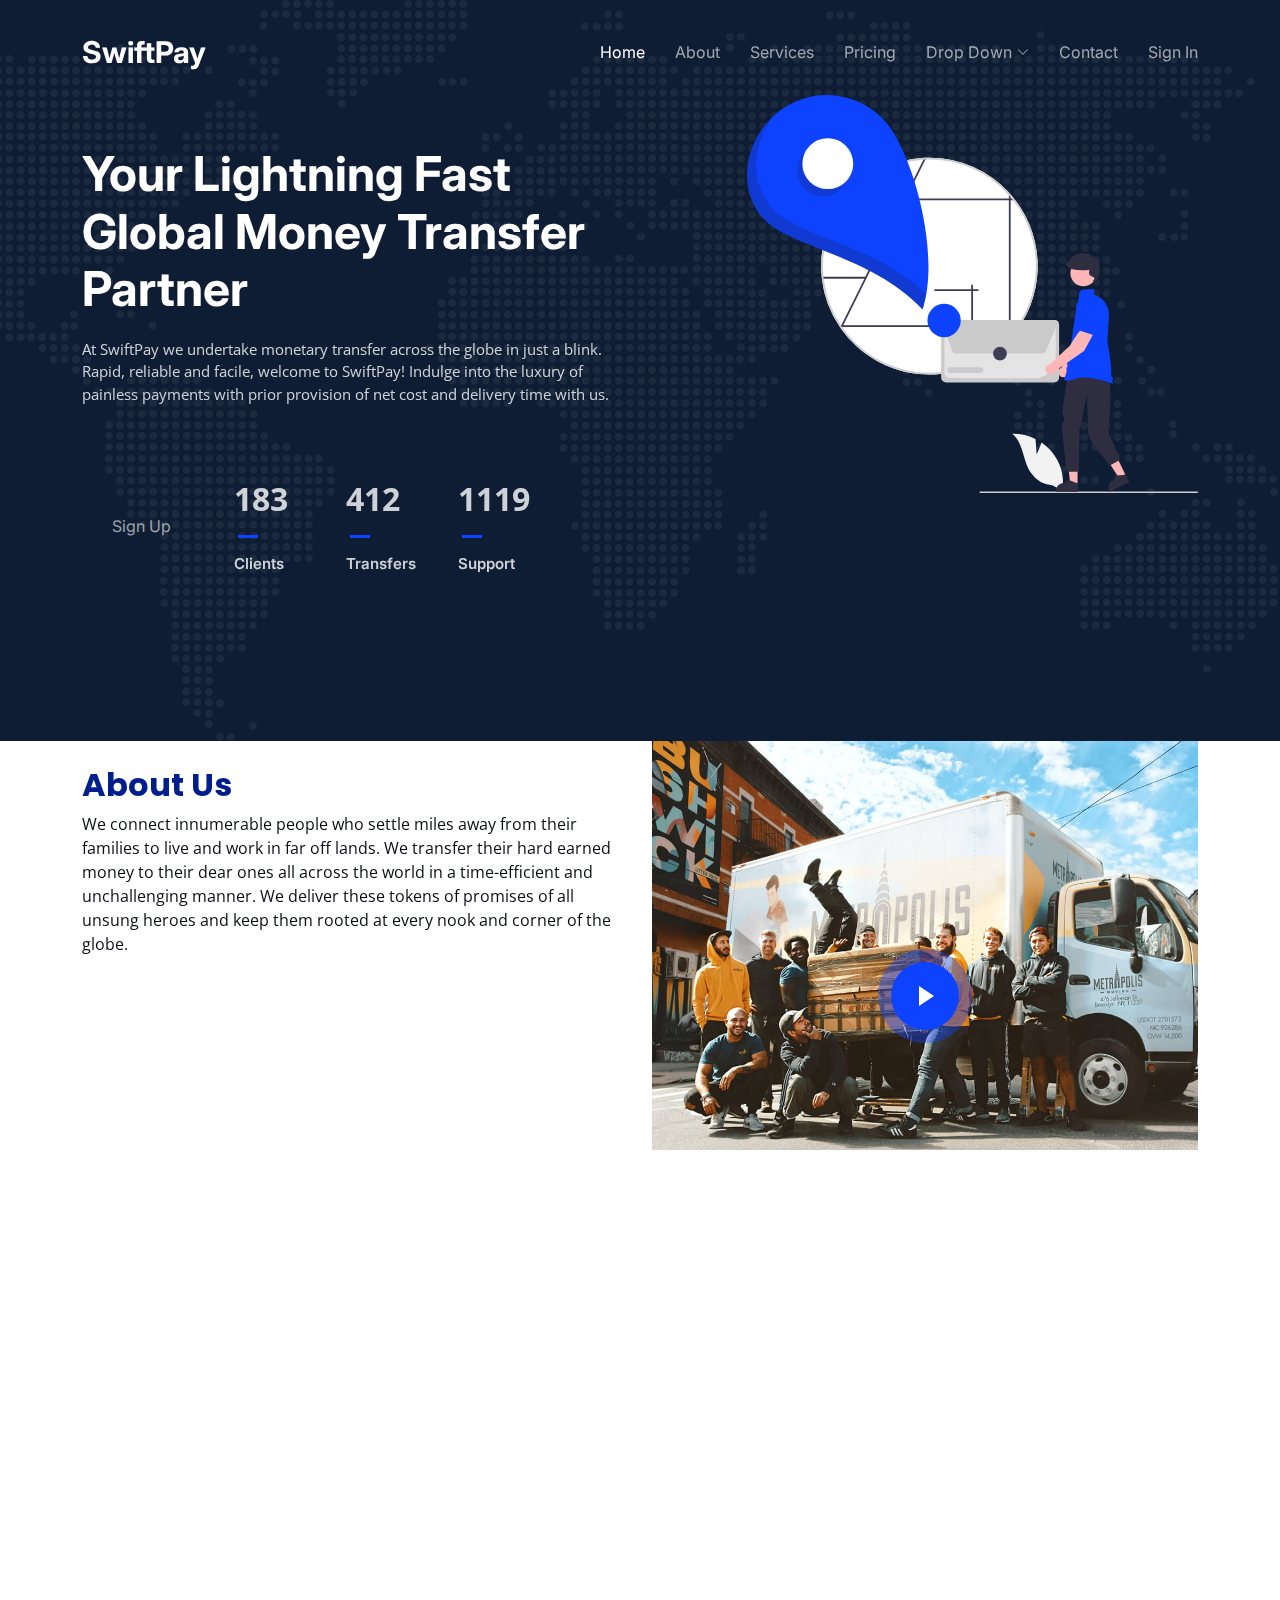
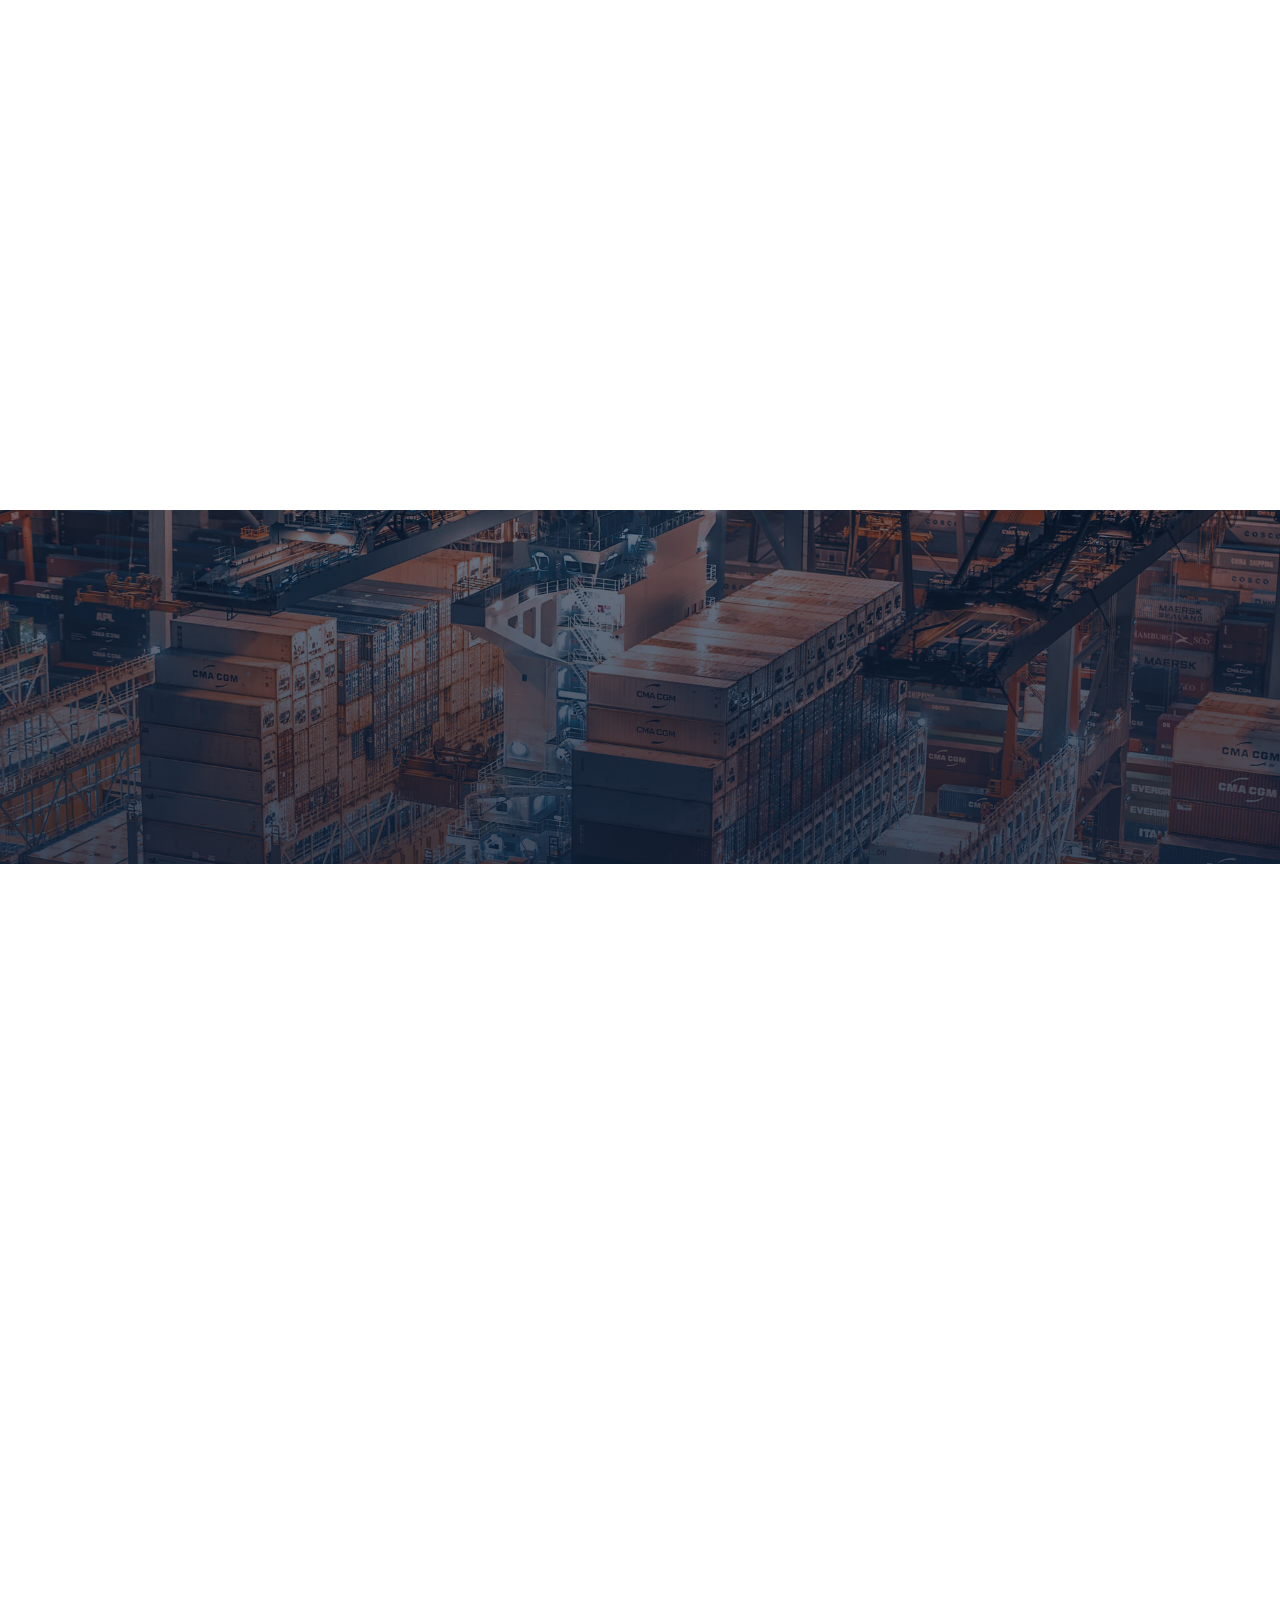
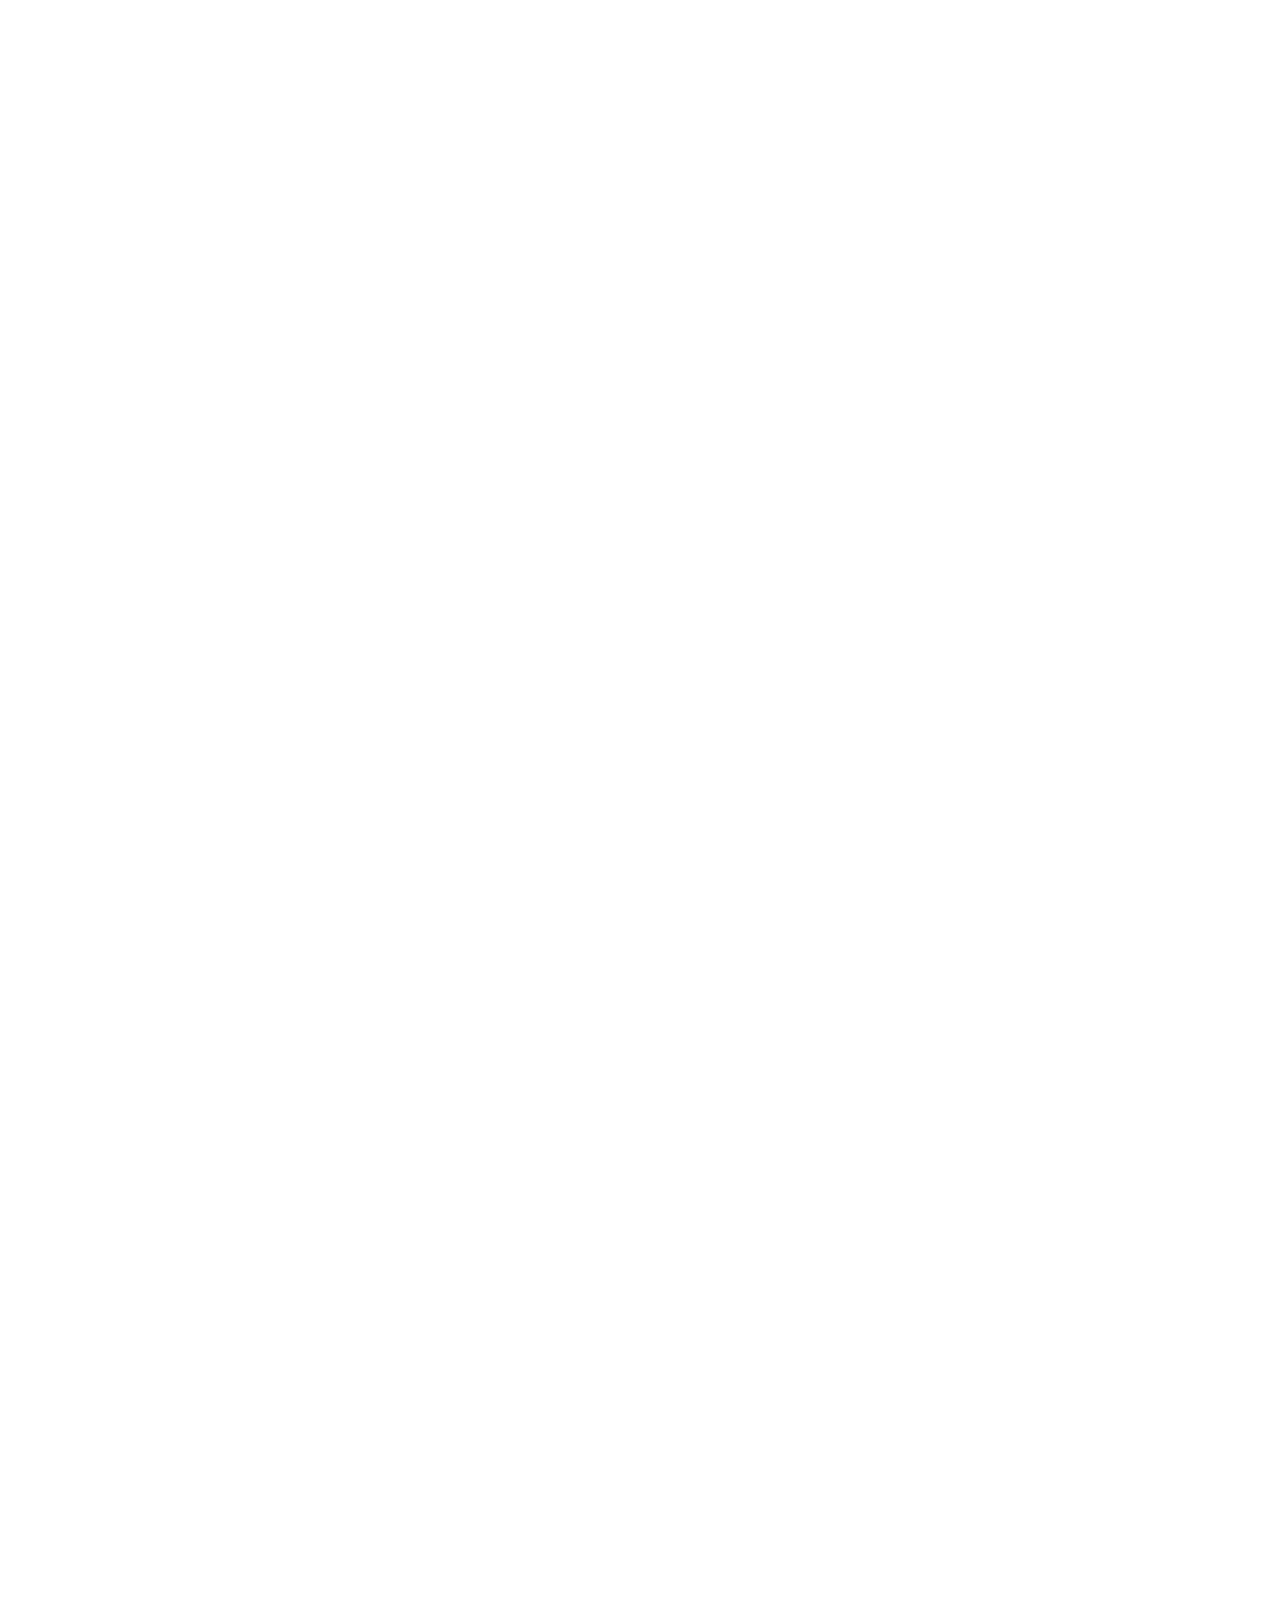
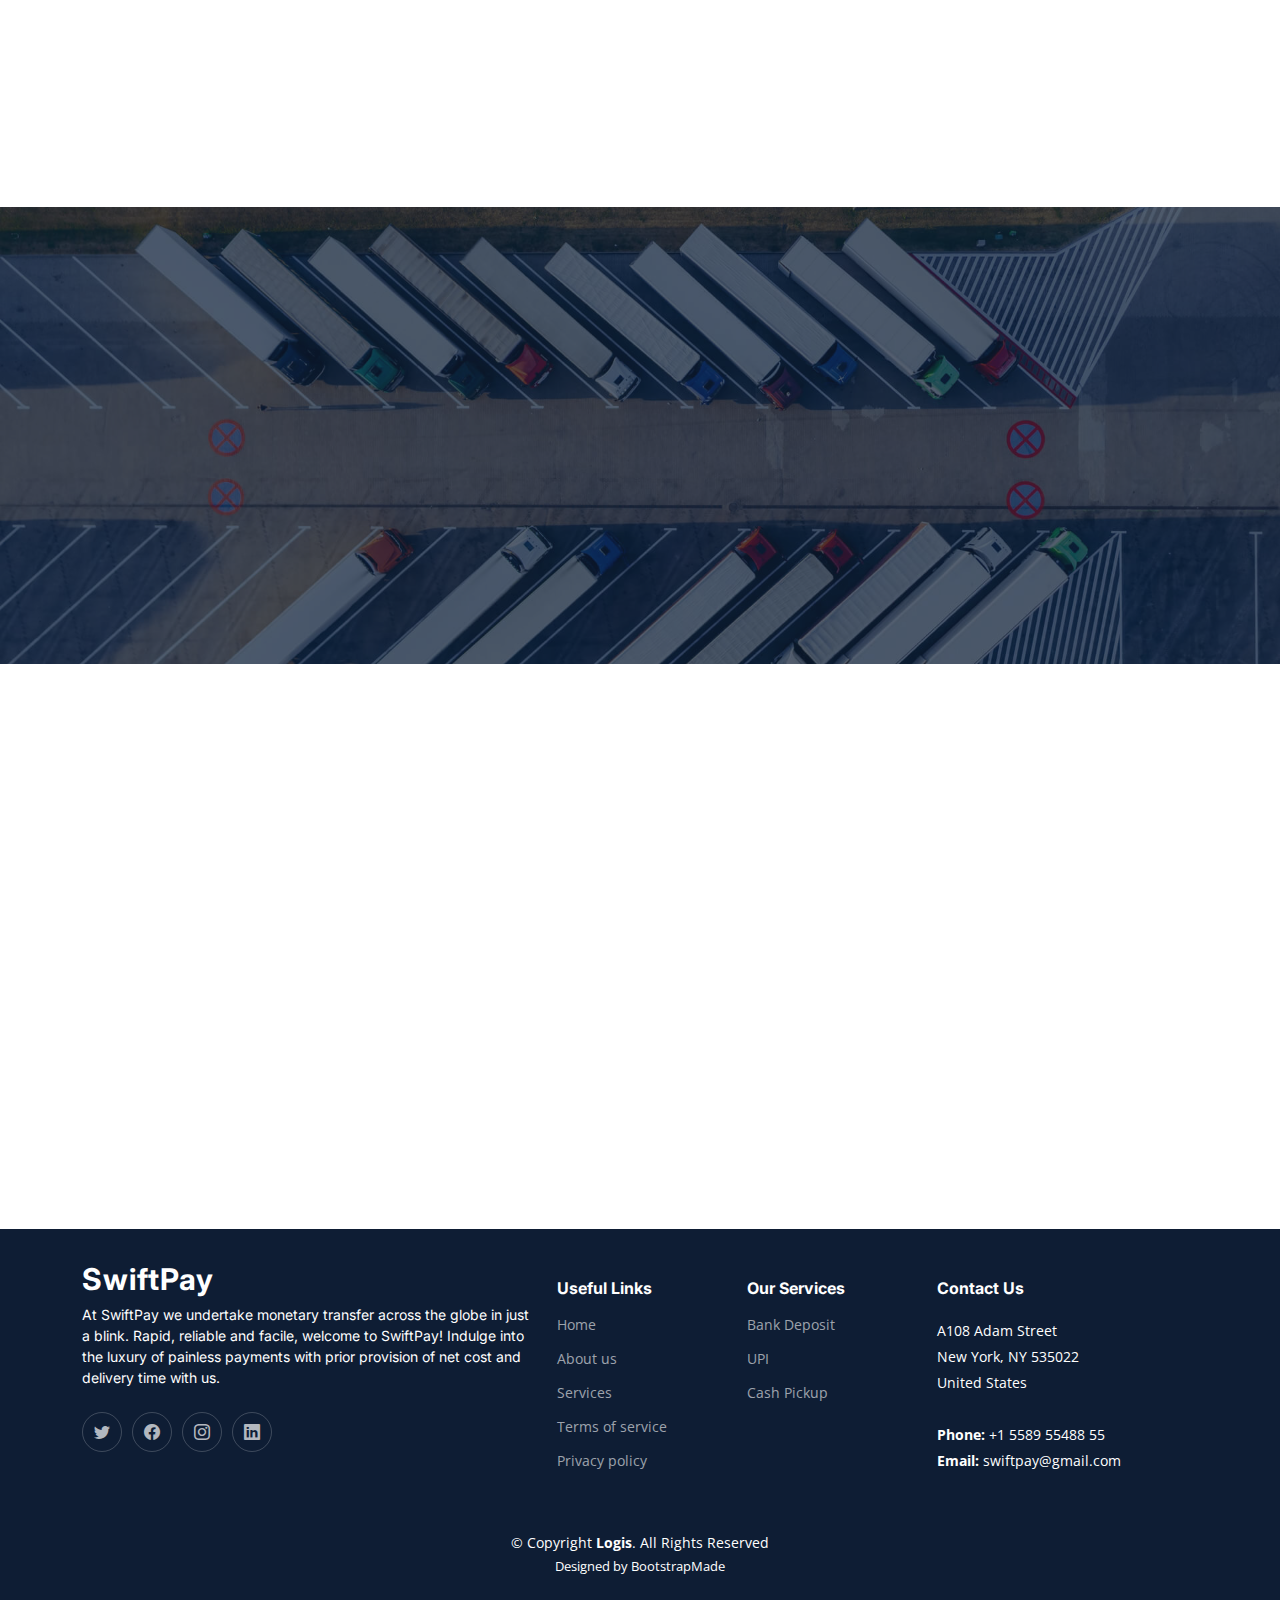
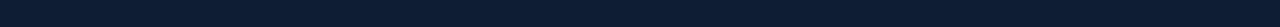
<file: index.html>
<!DOCTYPE html>
<html lang="en">

<head>
  <head>
    <link rel="stylesheet" href="styles.css">
  </head>
  <meta charset="utf-8">
  <meta content="width=device-width, initial-scale=1.0" name="viewport">

  <title>Logis Bootstrap Template - Index</title>
  <meta content="" name="description">
  <meta content="" name="keywords">

  <!-- Favicons -->
  <link href="assets/img/favicon.png" rel="icon">
  <link href="assets/img/apple-touch-icon.png" rel="apple-touch-icon">

  <!-- Google Fonts -->
  <link rel="preconnect" href="https://fonts.googleapis.com">
  <link rel="preconnect" href="https://fonts.gstatic.com" crossorigin>
  <link
    href="https://fonts.googleapis.com/css2?family=Open+Sans:ital,wght@0,300;0,400;0,500;0,600;0,700;1,300;1,400;1,600;1,700&family=Poppins:ital,wght@0,300;0,400;0,500;0,600;0,700;1,300;1,400;1,500;1,600;1,700&family=Inter:ital,wght@0,300;0,400;0,500;0,600;0,700;1,300;1,400;1,500;1,600;1,700&display=swap"
    rel="stylesheet">

  <!-- Vendor CSS Files -->
  <link href="assets/vendor/bootstrap/css/bootstrap.min.css" rel="stylesheet">
  <link href="assets/vendor/bootstrap-icons/bootstrap-icons.css" rel="stylesheet">
  <link href="assets/vendor/fontawesome-free/css/all.min.css" rel="stylesheet">
  <link href="assets/vendor/glightbox/css/glightbox.min.css" rel="stylesheet">
  <link href="assets/vendor/swiper/swiper-bundle.min.css" rel="stylesheet">
  <link href="assets/vendor/aos/aos.css" rel="stylesheet">

  <!-- Template Main CSS File -->
  <link href="assets/css/main.css" rel="stylesheet">

  <!-- =======================================================
  * Template Name: Logis
  * Updated: Mar 09 2023 with Bootstrap v5.2.3
  * Template URL: https://bootstrapmade.com/logis-bootstrap-logistics-website-template/
  * Author: BootstrapMade.com
  * License: https://bootstrapmade.com/license/
  ======================================================== -->
</head>

<body>

  <!-- ======= Header ======= -->
  <header id="header" class="header d-flex align-items-center fixed-top">
    <div class="container-fluid container-xl d-flex align-items-center justify-content-between">

      <a href="index.html" class="logo d-flex align-items-center">
        <!-- Uncomment the line below if you also wish to use an image logo -->
        <!-- <img src="assets/img/logo.png" alt=""> -->
        <h1>SwiftPay</h1>
      </a>

      <i class="mobile-nav-toggle mobile-nav-show bi bi-list"></i>
      <i class="mobile-nav-toggle mobile-nav-hide d-none bi bi-x"></i>
      <nav id="navbar" class="navbar">
        <ul>
          <li><a href="index.html" class="active">Home</a></li>
          <li><a href="about.html">About</a></li>
          <li><a href="services.html">Services</a></li>
          <li><a href="pricing.html">Pricing</a></li>
          <li class="dropdown"><a href="#"><span>Drop Down</span> <i class="bi bi-chevron-down dropdown-indicator"></i></a>
            <ul>
              <li><a href="#">Drop Down 1</a></li>
              <li class="dropdown"><a href="#"><span>Deep Drop Down</span> <i class="bi bi-chevron-down dropdown-indicator"></i></a>
                <ul>
                  <li><a href="#">Deep Drop Down 1</a></li>
                  <li><a href="#">Deep Drop Down 2</a></li>
                  <li><a href="#">Deep Drop Down 3</a></li>
                  <li><a href="#">Deep Drop Down 4</a></li>
                  <li><a href="#">Deep Drop Down 5</a></li>
                </ul>
              </li>
              <li><a href="#">Drop Down 2</a></li>
              <li><a href="#">Drop Down 3</a></li>
              <li><a href="#">Drop Down 4</a></li>
            </ul>
          </li>
          <li><a href="contact.html">Contact</a></li>
          <li><a class="SignIn" href="SignIn.html">Sign In</a></li>
        </ul>
      </nav><!-- .navbar -->

    </div>
  </header><!-- End Header -->
  <!-- End Header -->

  <!-- ======= Hero Section ======= -->
  <section id="hero" class="hero d-flex align-items-center">
    <div class="container">
      <div class="row gy-4 d-flex justify-content-between">
        <div class="col-lg-6 order-2 order-lg-1 d-flex flex-column justify-content-center">
          <h2 data-aos="fade-up">Your Lightning Fast Global Money Transfer Partner</h2>
          <p data-aos="fade-up" data-aos-delay="100">At SwiftPay we undertake monetary transfer across the globe in just a blink. Rapid, reliable and facile, welcome to SwiftPay!
          Indulge into the luxury of painless payments with prior provision of net cost and delivery time with us.</p>

          <!-- <form action="#" class="form-search d-flex align-items-stretch mb-3" data-aos="fade-up" data-aos-delay="200">
            <input type="text" class="form-control" placeholder="">
            <button type="submit" class="btn btn-primary">Search</button>
          </form> -->
          <i class="mobile-nav-toggle mobile-nav-show bi bi-list"></i>
          <i class="mobile-nav-toggle mobile-nav-hide d-none bi bi-x"></i>
          <nav id="navbar" class="navbar">
          <ul>
          </li>
          <li><a class="Sign Up" href="SignUp.html">Sign Up</a></li>
          </ul>

          <div class="row gy-4" data-aos="fade-up" data-aos-delay="400">

            <div class="col-lg-3 col-6">
              <div class="stats-item text-center w-100 h-100">
                <span data-purecounter-start="0" data-purecounter-end="232" data-purecounter-duration="1" class="purecounter"></span>
                <p>Clients</p>
              </div>
            </div><!-- End Stats Item -->

            <div class="col-lg-3 col-6">
              <div class="stats-item text-center w-100 h-100">
                <span data-purecounter-start="0" data-purecounter-end="521" data-purecounter-duration="1" class="purecounter"></span>
                <p>Transfers</p>
              </div>
            </div><!-- End Stats Item -->

            <div class="col-lg-3 col-6">
              <div class="stats-item text-center w-100 h-100">
                <span data-purecounter-start="0" data-purecounter-end="1453" data-purecounter-duration="1" class="purecounter"></span>
                <p>Support</p>
              </div>
            </div><!-- End Stats Item -->

            <!-- <div class="col-lg-3 col-6">
              <div class="stats-item text-center w-100 h-100">
                <span data-purecounter-start="0" data-purecounter-end="87" data-purecounter-duration="1" class="purecounter"></span>
                <p>Reviews</p>
              </div>
            </div><!End Stats Item -->


          </div>
        </div>

        <div class="col-lg-5 order-1 order-lg-2 hero-img" data-aos="zoom-out">
          <img src="assets/img/hero-img.svg" class="img-fluid mb-3 mb-lg-0" alt="">
        </div>

      </div>
    </div>
  </section><!-- End Hero Section -->

  <main id="main">

    <!-- ======= Featured Services Section ======= -->

    <!-- <section id="featured-services" class="featured-services">

      <div class="container">

        <div class="row gy-4">

          <div class="col-lg-4 col-md-6 service-item d-flex" data-aos="fade-up">
            <div class="icon flex-shrink-0"><i class="fa-solid fa-cart-flatbed"></i></div>
            <div>
              <h4 class="title">Lorem Ipsum</h4>
              <p class="description">Voluptatum deleniti atque corrupti quos dolores et quas molestias excepturi sint occaecati cupiditate non provident</p>
              <a href="service-details.html" class="readmore stretched-link"><span>Learn More</span><i class="bi bi-arrow-right"></i></a>
            </div>
          </div>
          <!-- End Service Item -->


          <!-- <div class="col-lg-4 col-md-6 service-item d-flex" data-aos="fade-up" data-aos-delay="100">

            <div class="icon flex-shrink-0"><i class="fa-solid fa-truck"></i></div>
            <div>
              <h4 class="title">Dolor Sitema</h4>
              <p class="description">Minim veniam, quis nostrud exercitation ullamco laboris nisi ut aliquip ex ea commodo consequat tarad limino ata</p>
              <a href="service-details.html" class="readmore stretched-link"><span>Learn More</span><i class="bi bi-arrow-right"></i></a>
            </div>
          </div><!-- End Service Item -->


          <!-- <div class="col-lg-4 col-md-6 service-item d-flex" data-aos="fade-up" data-aos-delay="200">

          
            <div class="icon flex-shrink-0"><i class="fa-solid fa-truck-ramp-box"></i></div>
            <div>
              <h4 class="title">Sed ut perspiciatis</h4>
              <p class="description">Duis aute irure dolor in reprehenderit in voluptate velit esse cillum dolore eu fugiat nulla pariatur</p>
              <a href="service-details.html" class="readmore stretched-link"><span>Learn More</span><i class="bi bi-arrow-right"></i></a>
            </div>
          </div><!-- End Service Item -->


        <!-- </div>

      </div>
    <!-- </section><!-- End Featured Services Section -->


    <!-- ======= About Us Section ======= -->
    <section id="about" class="about pt-0">
      <div class="container" data-aos="fade-up">

        <div class="row gy-4">
          <div class="col-lg-6 position-relative align-self-start order-lg-last order-first">
            <img src="assets/img/about.jpg" class="img-fluid" alt="">

            <a href="" class="glightbox play-btn"></a>

          </div>
          <div class="col-lg-6 content order-last  order-lg-first">
            <h3>About Us</h3>
            <p>
              We connect innumerable people who settle miles away from their families to live and work in far off lands. We transfer their hard earned money to their dear ones all across the world in a time-efficient and unchallenging manner. We deliver these tokens of promises of all unsung heroes and keep them rooted at every nook and corner of the globe.
            </p>
            <ul>
              <li data-aos="fade-up" data-aos-delay="100">
                <i class="bi bi-diagram-3"></i>
                <div>
                  <h5>Assured Safety and Security</h5>
                  <!-- <p>Magni facilis facilis repellendus cum excepturi quaerat praesentium libre trade</p> -->
                </div>
              </li>
              <li data-aos="fade-up" data-aos-delay="200">
                <i class="bi bi-fullscreen-exit"></i>
                <div>
                  <h5>Rapid On-Time Transfer</h5>
                  <!-- <p>Quo totam dolorum at pariatur aut distinctio dolorum laudantium illo direna pasata redi</p> -->
                </div>
              </li>
              <li data-aos="fade-up" data-aos-delay="300">
                <i class="bi bi-broadcast"></i>
                <div>
                  <h5>No Convenience Fee & Fixed Rate of Exchange for all Amounts</h5>
                  <!-- <p>Et velit et eos maiores est tempora et quos dolorem autem tempora incidunt maxime veniam</p> -->
                </div>
              </li>
              <li data-aos="fade-up" data-aos-delay="300">
                <i class="bi bi-broadcast"></i>
                <div>
                  <h5>Excellent Reviews & Multiple Modes of Payment</h5>
                /
                </div>
              </li>
            </ul>
          </div>
        </div>

      </div>
    </section><!-- End About Us Section -->

    <!-- ======= Services Section ======= -->
    <section id="service" class="services pt-0">
      <div class="container" data-aos="fade-up">

        <div class="section-header">
          <span>Our Services</span>
          <h2>Our Services</h2>

        </div>

        <div class="row gy-4">

          <div class="col-lg-4 col-md-6" data-aos="fade-up" data-aos-delay="100">
            <div class="card">
              <div class="card-img">
                <img src="assets/img/storage-service.jpg" alt="" class="img-fluid">
              </div>
              <h3><a href="service-details.html" class="stretched-link">Bank Deposit</a></h3>
              <p>Send money directly to your recipient’s bank account</p>
            </div>
          </div><!-- End Card Item -->

          <div class="col-lg-4 col-md-6" data-aos="fade-up" data-aos-delay="200">
            <div class="card">
              <div class="card-img">
                <img src="assets/img/logistics-service.jpg" alt="" class="img-fluid">
              </div>
              <h3><a href="service-details.html" class="stretched-link">UPI</a></h3>
              <p>Send money instantly to UPI Virtual Payment Address.</p>
            </div>
          </div><!-- End Card Item -->

          <div class="col-lg-4 col-md-6" data-aos="fade-up" data-aos-delay="300">
            <div class="card">
              <div class="card-img">
                <img src="assets/img/cargo-service.jpg" alt="" class="img-fluid">
              </div>
              <h3><a href="service-details.html" class="stretched-link">Cash pickup</a></h3>
              <p>Get cash from over 100,000 locations nationwide.</p>
            </div>
          </div><!-- End Card Item -->

          <!-- <div class="col-lg-4 col-md-6" data-aos="fade-up" data-aos-delay="400">
            <div class="card">
              <div class="card-img">
                <img src="assets/img/trucking-service.jpg" alt="" class="img-fluid">
              </div>
              <h3><a href="service-details.html" class="stretched-link">Trucking</a></h3>
              <p>Dicta quam similique quia architecto eos nisi aut ratione aut ipsum reiciendis sit doloremque oluptatem aut et molestiae ut et nihil</p>
            </div>
          </div><! End Card Item -->

          <!-- <div class="col-lg-4 col-md-6" data-aos="fade-up" data-aos-delay="500">
            <div class="card">
              <div class="card-img">
                <img src="assets/img/packaging-service.jpg" alt="" class="img-fluid">
              </div>
              <h3><a href="service-details.html" class="stretched-link">Packaging</a></h3>
              <p>Illo consequuntur quisquam delectus praesentium modi dignissimos facere vel cum onsequuntur maiores beatae consequatur magni voluptates</p>
            </div>
          </div><! End Card Item

          <div class="col-lg-4 col-md-6" data-aos="fade-up" data-aos-delay="600">
            <div class="card">
              <div class="card-img">
                <img src="assets/img/warehousing-service.jpg" alt="" class="img-fluid">
              </div>
              <h3><a href="service-details.html" class="stretched-link">Warehousing</a></h3>
              <p>Quas assumenda non occaecati molestiae. In aut earum sed natus eatae in vero. Ab modi quisquam aut nostrum unde et qui est non quo nulla</p>
            </div>
          </div><! End Card Item -->

        </div>

      </div>
    </section><!-- End Services Section -->

    <!-- ======= Call To Action Section ======= -->
    <section id="call-to-action" class="call-to-action">
      <div class="container" data-aos="zoom-out">

        <div class="row justify-content-center">
          <div class="col-lg-8 text-center">
            <h3>Call To Action</h3>
            <p>Money Transfer Now Made Simpler! Transfer Now with SwiftPay.</p>
            <a class="cta-btn" href="#">Transfer Now</a>
          </div>
        </div>

      </div>
    </section><!-- End Call To Action Section -->

    <!-- ======= Features Section ======= -->
    <section id="features" class="features">
      <div class="container">

        <div class="row gy-4 align-items-center features-item" data-aos="fade-up">

          <div class="col-md-5">
            <img src="assets/img/features-1.jpg" class="img-fluid" alt="">
          </div>
          <div class="col-md-7">
            <h3>Swift and Simple</h3>
            <p class="fst-italic">
            SwiftPay brings to you a resimplified way of monetary transfers. Easy, rapid and effortless, our users enjoy transferring across borders in just a click.
            </p>
            <ul>
              <li><i class="bi bi-check"></i>Undemanding</li>
              <li><i class="bi bi-check"></i>User-friendly</li>
              <li><i class="bi bi-check"></i>Expeditious</li>
            </ul>
          </div>
        </div><!-- Features Item -->

        <div class="row gy-4 align-items-center features-item" data-aos="fade-up">
          <div class="col-md-5 order-1 order-md-2">
            <img src="assets/img/features-2.jpg" class="img-fluid" alt="">
          </div>
          <div class="col-md-7 order-2 order-md-1">
            <h3>Premier Exchange Rates & No Convenience Fee</h3>
            <p class="fst-italic">
              We make provisions for our users to transfer money at the most viable and profitable exchange rates. SwiftPay does not charge any Convenience Fee.
            </p>
            <ul>
              <li><i class="bi bi-check"></i>Best Currency Exchange Rates</li>
              <li><i class="bi bi-check"></i>Zero Convenience Fee</li>
              <li><i class="bi bi-check"></i>Lucrative</li>
            </ul>
          </div>
        </div><!-- Features Item -->

        <div class="row gy-4 align-items-center features-item" data-aos="fade-up">
          <div class="col-md-5">
            <img src="assets/img/features-3.jpg" class="img-fluid" alt="">
          </div>
          <div class="col-md-7">
            <h3>100% Assured Security</h3>
            <p>SwiftPay undertakes all transfers keeping in mind the safety and security of all users. We prioritize the reliability of our users and guarantee them with protected transactions.</p>
            <ul>
              <li><i class="bi bi-check"></i>Trustworthy</li>
              <li><i class="bi bi-check"></i>Thorough Satisfaction</li>
              <li><i class="bi bi-check"></i>Safe & Secure</li>
            </ul>
          </div>
        </div><!-- Features Item -->

        <div class="row gy-4 align-items-center features-item" data-aos="fade-up">
          <div class="col-md-5 order-1 order-md-2">
            <img src="assets/img/features-4.jpg" class="img-fluid" alt="">
          </div>
          <div class="col-md-7 order-2 order-md-1">
            <h3>International Coverage</h3>
            <p class="fst-italic">
               Transfer money easily to 130+ banks including SBI, HDFC, Citi Bank, Axis Bank plus Recipients can now pick up their money at 100,000+ cash pick-up locations including Punjab National Bank, EbixCash, Weizmann Forex, Muthoot Fincorp, and more.
            </p>
            <p>

            </p>
          </div>
        </div><!-- Features Item -->

      </div>
    </section><!-- End Features Section -->

    <!-- ======= Pricing Section ======= -->
    <section id="pricing" class="pricing pt-0">
      <div class="container" data-aos="fade-up">

        <div class="section-header">
          <span>Pricing</span>
          <h2>Pricing</h2>

        </div>

        <div class="row gy-4">

          <div class="col-lg-4" data-aos="fade-up" data-aos-delay="100">
            <div class="pricing-item">
              <h3>Free Plan</h3>
              <h4><sup>$</sup>0<span> / month</span></h4>
              <ul>
                <li><i class="bi bi-check"></i> Quam adipiscing vitae proin</li>
                <li><i class="bi bi-check"></i> Nec feugiat nisl pretium</li>
                <li><i class="bi bi-check"></i> Nulla at volutpat diam uteera</li>
                <li class="na"><i class="bi bi-x"></i> <span>Pharetra massa massa ultricies</span></li>
                <li class="na"><i class="bi bi-x"></i> <span>Massa ultricies mi quis hendrerit</span></li>
              </ul>
              <a href="#" class="buy-btn">Buy Now</a>
            </div>
          </div><!-- End Pricing Item -->

          <div class="col-lg-4" data-aos="fade-up" data-aos-delay="200">
            <div class="pricing-item featured">
              <h3>Business Plan</h3>
              <h4><sup>$</sup>29<span> / month</span></h4>
              <ul>
                <li><i class="bi bi-check"></i> Quam adipiscing vitae proin</li>
                <li><i class="bi bi-check"></i> Nec feugiat nisl pretium</li>
                <li><i class="bi bi-check"></i> Nulla at volutpat diam uteera</li>
                <li><i class="bi bi-check"></i> Pharetra massa massa ultricies</li>
                <li><i class="bi bi-check"></i> Massa ultricies mi quis hendrerit</li>
              </ul>
              <a href="#" class="buy-btn">Buy Now</a>
            </div>
          </div><!-- End Pricing Item -->

          <div class="col-lg-4" data-aos="fade-up" data-aos-delay="300">
            <div class="pricing-item">
              <h3>Developer Plan</h3>
              <h4><sup>$</sup>49<span> / month</span></h4>
              <ul>
                <li><i class="bi bi-check"></i> Quam adipiscing vitae proin</li>
                <li><i class="bi bi-check"></i> Nec feugiat nisl pretium</li>
                <li><i class="bi bi-check"></i> Nulla at volutpat diam uteera</li>
                <li><i class="bi bi-check"></i> Pharetra massa massa ultricies</li>
                <li><i class="bi bi-check"></i> Massa ultricies mi quis hendrerit</li>
              </ul>
              <a href="#" class="buy-btn">Buy Now</a>
            </div>
          </div><!-- End Pricing Item -->

        </div>

      </div>
    </section><!-- End Pricing Section -->

    <!-- ======= Testimonials Section ======= -->
    <section id="testimonials" class="testimonials">
      <div class="container">

        <div class="slides-1 swiper" data-aos="fade-up">
          <div class="swiper-wrapper">

            <div class="swiper-slide">
              <div class="testimonial-item">
                <img src="assets/img/testimonials/testimonials-1.jpg" class="testimonial-img" alt="">
                <h3>Saul Goodman</h3>
                <h4>Software Engineer</h4>
                <div class="stars">
                  <i class="bi bi-star-fill"></i><i class="bi bi-star-fill"></i><i class="bi bi-star-fill"></i><i class="bi bi-star-fill"></i><i class="bi bi-star-fill"></i>
                </div>
                <p>
                  <i class="bi bi-quote quote-icon-left"></i>
                  Nice, fast and convenient. Highly recommended.
                  <i class="bi bi-quote quote-icon-right"></i>
                </p>
              </div>
            </div><!-- End testimonial item -->

            <div class="swiper-slide">
              <div class="testimonial-item">
                <img src="assets/img/testimonials/testimonials-2.jpg" class="testimonial-img" alt="">
                <h3>Sara Wilsson</h3>
                <h4>Sales Manager</h4>
                <div class="stars">
                  <i class="bi bi-star-fill"></i><i class="bi bi-star-fill"></i><i class="bi bi-star-fill"></i><i class="bi bi-star-fill"></i><i class="bi bi-star-fill"></i>
                </div>
                <p>
                  <i class="bi bi-quote quote-icon-left"></i>
                  The transfer was secure. Definitely shall again use in future.
                  <i class="bi bi-quote quote-icon-right"></i>
                </p>
              </div>
            </div><!-- End testimonial item -->

            <div class="swiper-slide">
              <div class="testimonial-item">
                <img src="assets/img/testimonials/testimonials-3.jpg" class="testimonial-img" alt="">
                <h3>Jena Karlis</h3>
                <h4>Professor</h4>
                <div class="stars">
                  <i class="bi bi-star-fill"></i><i class="bi bi-star-fill"></i><i class="bi bi-star-fill"></i><i class="bi bi-star-fill"></i><i class="bi bi-star-fill"></i>
                </div>
                <p>
                  <i class="bi bi-quote quote-icon-left"></i>
                  Found the best exchange rates here, gonna recommend it to others.
                  <i class="bi bi-quote quote-icon-right"></i>
                </p>
              </div>
            </div><!-- End testimonial item -->

            <div class="swiper-slide">
              <div class="testimonial-item">
                <img src="assets/img/testimonials/testimonials-4.jpg" class="testimonial-img" alt="">
                <h3>Matt Brandon</h3>
                <h4>Travel Agent</h4>
                <div class="stars">
                  <i class="bi bi-star-fill"></i><i class="bi bi-star-fill"></i><i class="bi bi-star-fill"></i><i class="bi bi-star-fill"></i><i class="bi bi-star-fill"></i>
                </div>
                <p>
                  <i class="bi bi-quote quote-icon-left"></i>
                  Transferred money to India. The transfer took place quite fast and the process was so simple. A must use from now!
                  <i class="bi bi-quote quote-icon-right"></i>
                </p>
              </div>
            </div><!-- End testimonial item -->

            <div class="swiper-slide">
              <div class="testimonial-item">
                <img src="assets/img/testimonials/testimonials-5.jpg" class="testimonial-img" alt="">
                <h3>John Larson</h3>
                <h4>Entrepreneur</h4>
                <div class="stars">
                  <i class="bi bi-star-fill"></i><i class="bi bi-star-fill"></i><i class="bi bi-star-fill"></i><i class="bi bi-star-fill"></i><i class="bi bi-star-fill"></i>
                </div>
                <p>
                  <i class="bi bi-quote quote-icon-left"></i>
                    The transfer was secure. Definitely shall again use in future.
                  <i class="bi bi-quote quote-icon-right"></i>
                </p>
              </div>
            </div><!-- End testimonial item -->

          </div>
          <div class="swiper-pagination"></div>
        </div>

      </div>
    </section><!-- End Testimonials Section -->

    <!-- ======= Frequently Asked Questions Section ======= -->
    <section id="faq" class="faq">
      <div class="container" data-aos="fade-up">

        <div class="section-header">
          <span>Frequently Asked Questions</span>
          <h2>Frequently Asked Questions</h2>

        </div>

        <div class="row justify-content-center" data-aos="fade-up" data-aos-delay="200">
          <div class="col-lg-10">

            <div class="accordion accordion-flush" id="faqlist">

              <div class="accordion-item">
                <h3 class="accordion-header">
                  <button class="accordion-button collapsed" type="button" data-bs-toggle="collapse" data-bs-target="#faq-content-1">
                    <i class="bi bi-question-circle question-icon"></i>
                    What do I need to transfer money internationally?
                  </button>
                </h3>
                <div id="faq-content-1" class="accordion-collapse collapse" data-bs-parent="#faqlist">
                  <div class="accordion-body">
                  In order to transfer money internationally, you will need your personal information including mailing address, phone number, and full name. Your recipient’s name, relevant information, and receival method will also be required.
                  </div>
                </div>
              </div><!-- # Faq item-->

              <div class="accordion-item">
                <h3 class="accordion-header">
                  <button class="accordion-button collapsed" type="button" data-bs-toggle="collapse" data-bs-target="#faq-content-2">
                    <i class="bi bi-question-circle question-icon"></i>
                    How do I know if my transfer is successful?
                  </button>
                </h3>
                <div id="faq-content-2" class="accordion-collapse collapse" data-bs-parent="#faqlist">
                  <div class="accordion-body">
                    SwiftPay offers ways to track your transfer from start to finish. Compare our exchange rates, fees, and transfer time to start your first transaction today.
                  </div>
                </div>
              </div><!-- # Faq item-->

              <div class="accordion-item">
                <h3 class="accordion-header">
                  <button class="accordion-button collapsed" type="button" data-bs-toggle="collapse" data-bs-target="#faq-content-3">
                    <i class="bi bi-question-circle question-icon"></i>
                    What is an exchange rate?
                  </button>
                </h3>
                <div id="faq-content-3" class="accordion-collapse collapse" data-bs-parent="#faqlist">
                  <div class="accordion-body">
                    An exchange rate is the rate at which one currency will be exchanged for another currency. Exchange rates among currencies tend to shift daily due to the changing market forces of supply and demand of currencies from one country to another.


                  </div>
                </div>
              </div><!-- # Faq item-->

              <div class="accordion-item">
                <h3 class="accordion-header">
                  <button class="accordion-button collapsed" type="button" data-bs-toggle="collapse" data-bs-target="#faq-content-4">
                    <i class="bi bi-question-circle question-icon"></i>
                    Are international money transfers safe?
                  </button>
                </h3>
                <div id="faq-content-4" class="accordion-collapse collapse" data-bs-parent="#faqlist">
                  <div class="accordion-body">
                    <i class="bi bi-question-circle question-icon"></i>
                    When using  SwiftPay as a money transfer service, your transaction will be safe and secure. Read our users' reviews and do your research before choosing us.
                  </div>
                </div>
              </div><!-- # Faq item-->

              <!-- <div class="accordion-item">
                <h3 class="accordion-header">
                  <button class="accordion-button collapsed" type="button" data-bs-toggle="collapse" data-bs-target="#faq-content-5">
                    <i class="bi bi-question-circle question-icon"></i>
                    Tempus quam pellentesque nec nam aliquam sem et tortor consequat?
                  </button>
                </h3>
                <div id="faq-content-5" class="accordion-collapse collapse" data-bs-parent="#faqlist">
                  <div class="accordion-body">
                    Molestie a iaculis at erat pellentesque adipiscing commodo. Dignissim suspendisse in est ante in. Nunc vel risus commodo viverra maecenas accumsan. Sit amet nisl suscipit adipiscing bibendum est. Purus gravida quis blandit turpis
                    cursus in
                  </div>
                </div>
              </div><! # Faq item-->

            </div>

          </div>
        </div>

      </div>
    </section><!-- End Frequently Asked Questions Section -->

  </main><!-- End #main -->

  <!-- ======= Footer ======= -->
  <footer id="footer" class="footer">

    <div class="container">
      <div class="row gy-4">
        <div class="col-lg-5 col-md-12 footer-info">
          <a href="index.html" class="logo d-flex align-items-center">
            <span>SwiftPay</span>
          </a>
          <p>At SwiftPay we undertake monetary transfer across the globe in just a blink. Rapid, reliable and facile, welcome to SwiftPay! Indulge into the luxury of painless payments with prior provision of net cost and delivery time with us.</p>
          <div class="social-links d-flex mt-4">
            <a href="#" class="twitter"><i class="bi bi-twitter"></i></a>
            <a href="#" class="facebook"><i class="bi bi-facebook"></i></a>
            <a href="#" class="instagram"><i class="bi bi-instagram"></i></a>
            <a href="#" class="linkedin"><i class="bi bi-linkedin"></i></a>
          </div>
        </div>

        <div class="col-lg-2 col-6 footer-links">
          <h4>Useful Links</h4>
          <ul>
            <li><a href="#">Home</a></li>
            <li><a href="#">About us</a></li>
            <li><a href="#">Services</a></li>
            <li><a href="#">Terms of service</a></li>
            <li><a href="#">Privacy policy</a></li>
          </ul>
        </div>

        <div class="col-lg-2 col-6 footer-links">
          <h4>Our Services</h4>
          <ul>
            <li><a href="#">Bank Deposit</a></li>
            <li><a href="#">UPI</a></li>
            <li><a href="#">Cash Pickup</a></li>

          </ul>
        </div>

        <div class="col-lg-3 col-md-12 footer-contact text-center text-md-start">
          <h4>Contact Us</h4>
          <p>
            A108 Adam Street <br>
            New York, NY 535022<br>
            United States <br><br>
            <strong>Phone:</strong> +1 5589 55488 55<br>
            <strong>Email:</strong> swiftpay@gmail.com<br>
          </p>

        </div>

      </div>
    </div>

    <div class="container mt-4">
      <div class="copyright">
        &copy; Copyright <strong><span>Logis</span></strong>. All Rights Reserved
      </div>
      <div class="credits">
        <!-- All the links in the footer should remain intact. -->
        <!-- You can delete the links only if you purchased the pro version. -->
        <!-- Licensing information: https://bootstrapmade.com/license/ -->
        <!-- Purchase the pro version with working PHP/AJAX contact form: https://bootstrapmade.com/logis-bootstrap-logistics-website-template/ -->
        Designed by <a href="https://bootstrapmade.com/">BootstrapMade</a>
      </div>
    </div>

  </footer><!-- End Footer -->
  <!-- End Footer -->

  <a href="#" class="scroll-top d-flex align-items-center justify-content-center"><i class="bi bi-arrow-up-short"></i></a>

  <div id="preloader"></div>

  <!-- Vendor JS Files -->
  <script src="assets/vendor/bootstrap/js/bootstrap.bundle.min.js"></script>
  <script src="assets/vendor/purecounter/purecounter_vanilla.js"></script>
  <script src="assets/vendor/glightbox/js/glightbox.min.js"></script>
  <script src="assets/vendor/swiper/swiper-bundle.min.js"></script>
  <script src="assets/vendor/aos/aos.js"></script>
  <script src="assets/vendor/php-email-form/validate.js"></script>

  <!-- Template Main JS File -->
  <script src="assets/js/main.js"></script>

</body>

</html>
</file>
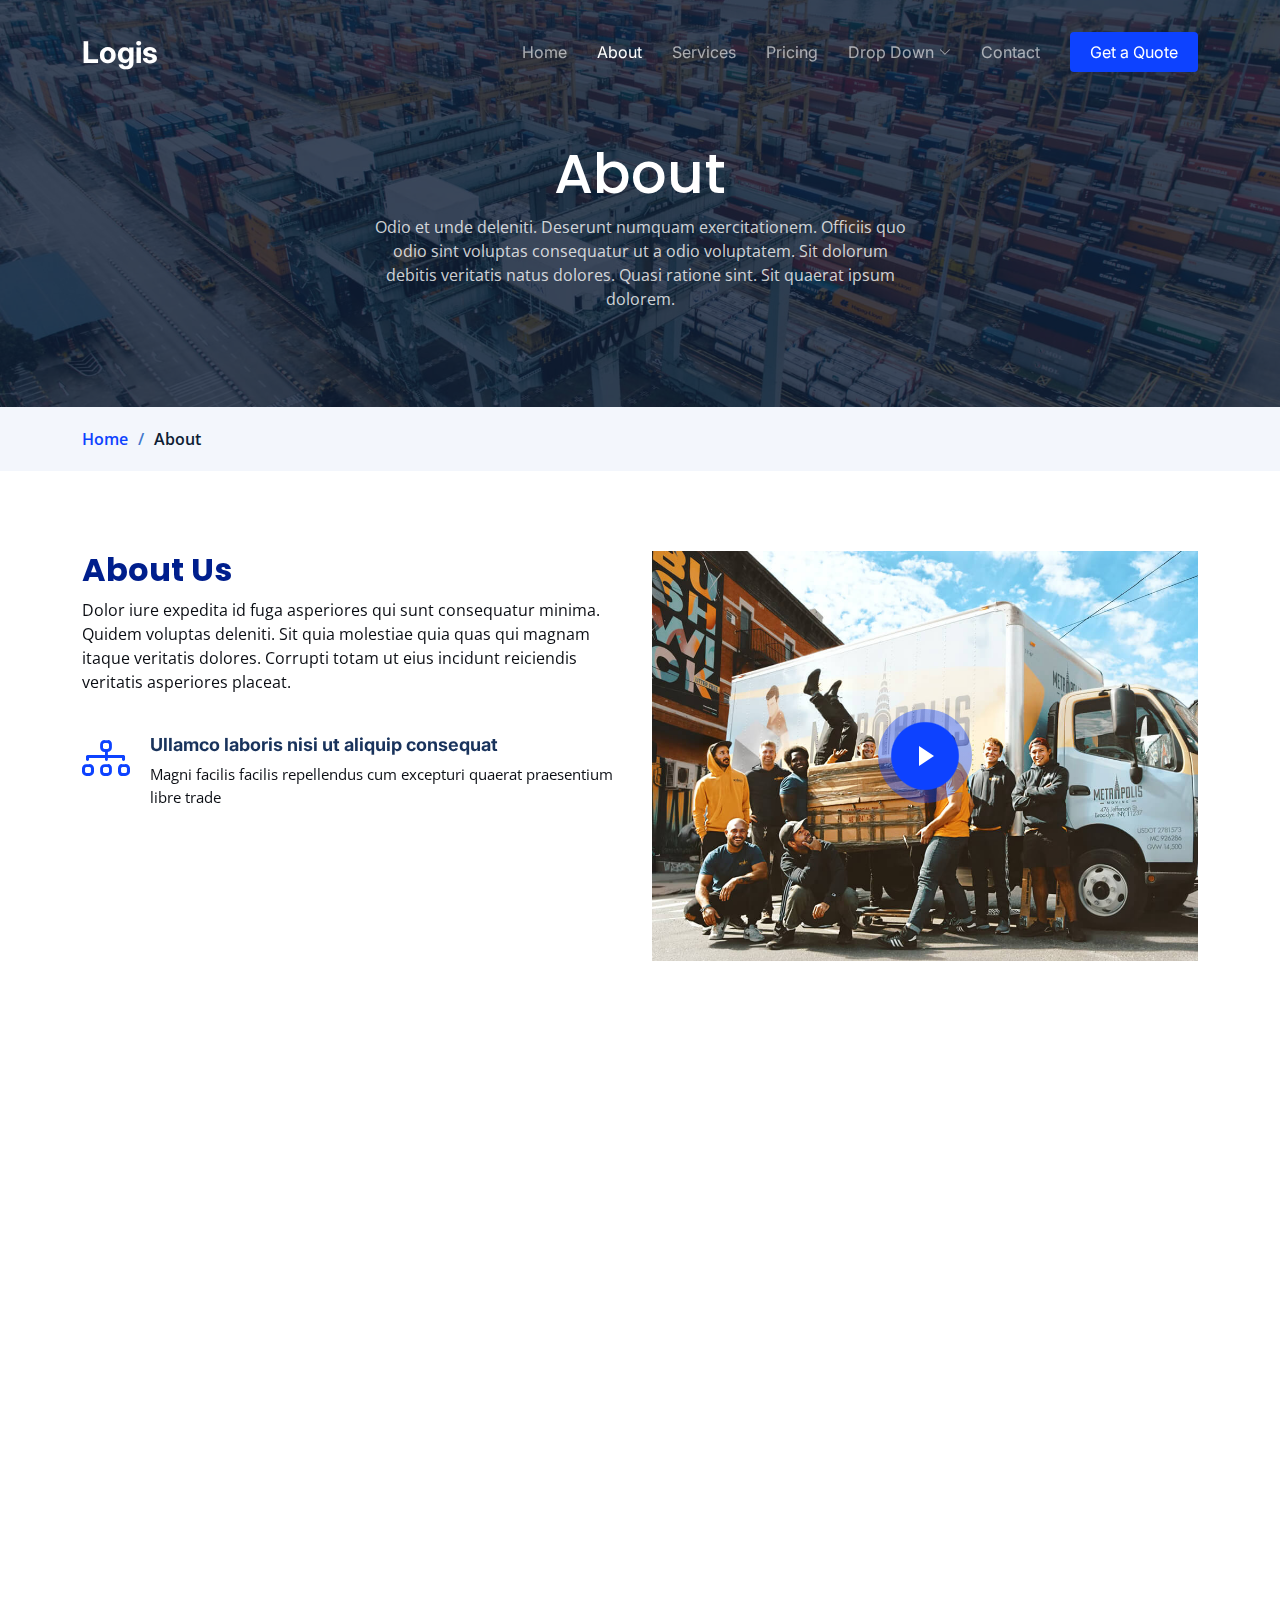
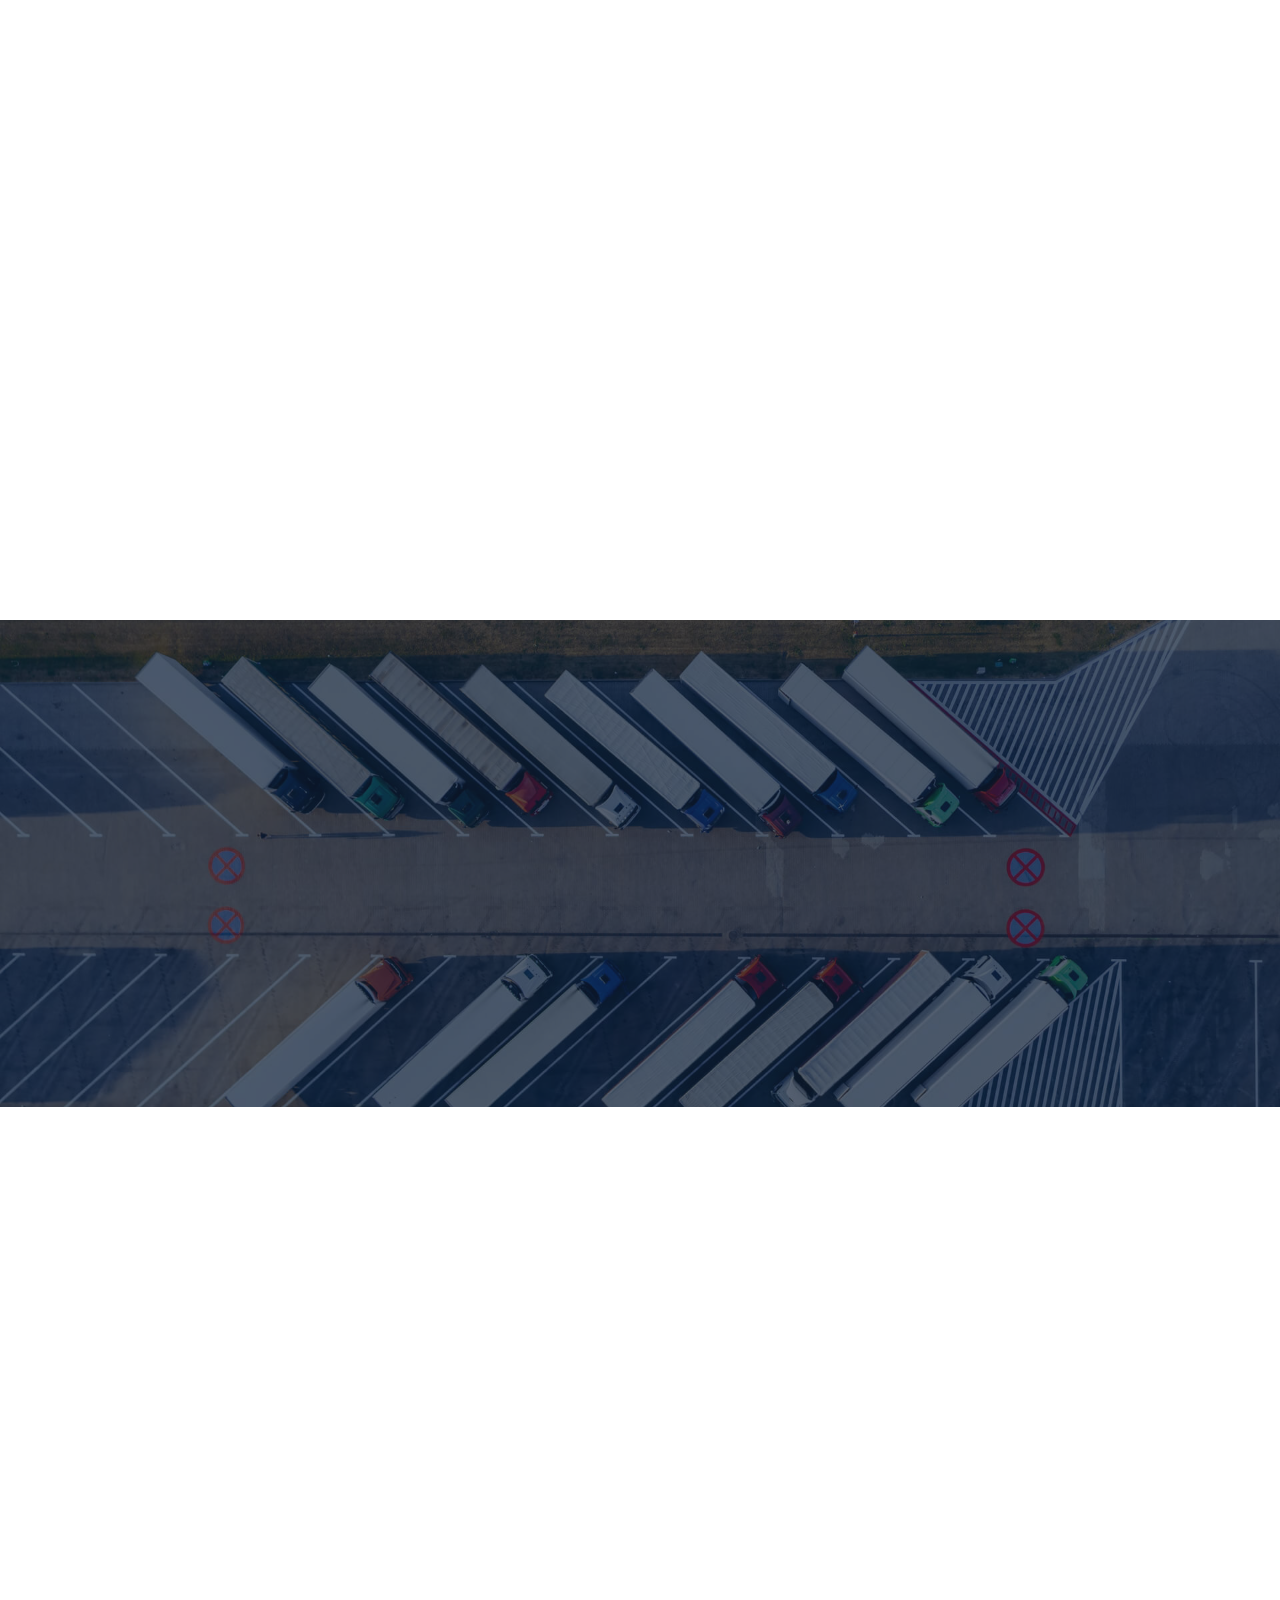
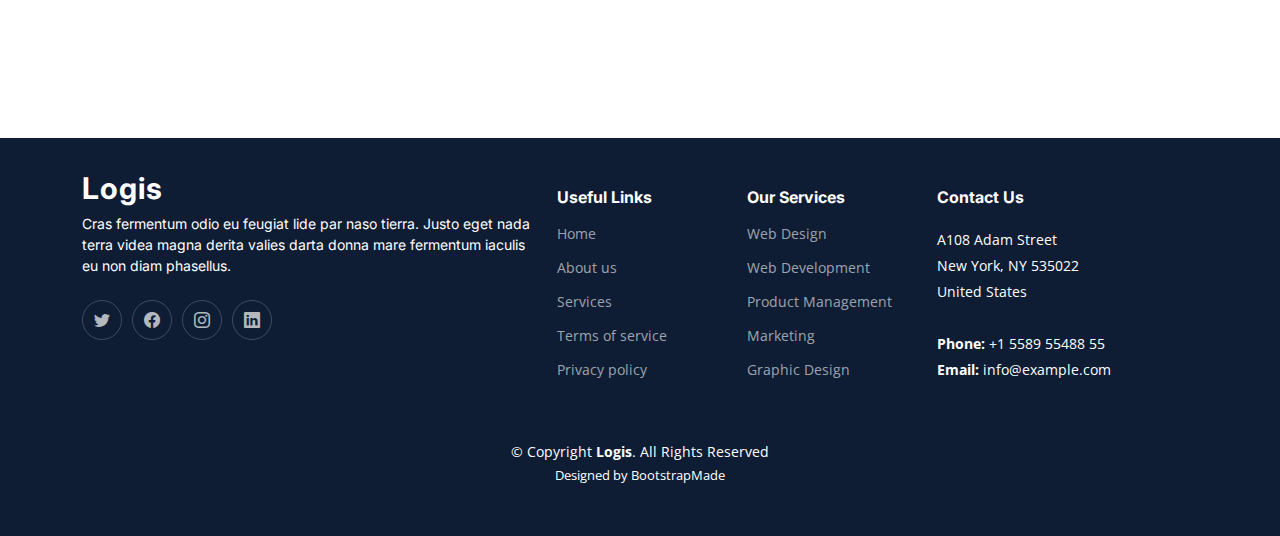
<file: about.html>
<!DOCTYPE html>
<html lang="en">

<head>
  <meta charset="utf-8">
  <meta content="width=device-width, initial-scale=1.0" name="viewport">

  <title>Logis Bootstrap Template - About</title>
  <meta content="" name="description">
  <meta content="" name="keywords">

  <!-- Favicons -->
  <link href="assets/img/favicon.png" rel="icon">
  <link href="assets/img/apple-touch-icon.png" rel="apple-touch-icon">

  <!-- Google Fonts -->
  <link rel="preconnect" href="https://fonts.googleapis.com">
  <link rel="preconnect" href="https://fonts.gstatic.com" crossorigin>
  <link href="https://fonts.googleapis.com/css2?family=Open+Sans:ital,wght@0,300;0,400;0,500;0,600;0,700;1,300;1,400;1,600;1,700&family=Poppins:ital,wght@0,300;0,400;0,500;0,600;0,700;1,300;1,400;1,500;1,600;1,700&family=Inter:ital,wght@0,300;0,400;0,500;0,600;0,700;1,300;1,400;1,500;1,600;1,700&display=swap" rel="stylesheet">

  <!-- Vendor CSS Files -->
  <link href="assets/vendor/bootstrap/css/bootstrap.min.css" rel="stylesheet">
  <link href="assets/vendor/bootstrap-icons/bootstrap-icons.css" rel="stylesheet">
  <link href="assets/vendor/fontawesome-free/css/all.min.css" rel="stylesheet">
  <link href="assets/vendor/glightbox/css/glightbox.min.css" rel="stylesheet">
  <link href="assets/vendor/swiper/swiper-bundle.min.css" rel="stylesheet">
  <link href="assets/vendor/aos/aos.css" rel="stylesheet">

  <!-- Template Main CSS File -->
  <link href="assets/css/main.css" rel="stylesheet">

  <!-- =======================================================
  * Template Name: Logis
  * Updated: Mar 09 2023 with Bootstrap v5.2.3
  * Template URL: https://bootstrapmade.com/logis-bootstrap-logistics-website-template/
  * Author: BootstrapMade.com
  * License: https://bootstrapmade.com/license/
  ======================================================== -->
</head>

<body>

  <!-- ======= Header ======= -->
  <header id="header" class="header d-flex align-items-center fixed-top">
    <div class="container-fluid container-xl d-flex align-items-center justify-content-between">

      <a href="index.html" class="logo d-flex align-items-center">
        <!-- Uncomment the line below if you also wish to use an image logo -->
        <!-- <img src="assets/img/logo.png" alt=""> -->
        <h1>Logis</h1>
      </a>

      <i class="mobile-nav-toggle mobile-nav-show bi bi-list"></i>
      <i class="mobile-nav-toggle mobile-nav-hide d-none bi bi-x"></i>
      <nav id="navbar" class="navbar">
        <ul>
          <li><a href="index.html">Home</a></li>
          <li><a href="about.html" class="active">About</a></li>
          <li><a href="services.html">Services</a></li>
          <li><a href="pricing.html">Pricing</a></li>
          <li class="dropdown"><a href="#"><span>Drop Down</span> <i class="bi bi-chevron-down dropdown-indicator"></i></a>
            <ul>
              <li><a href="#">Drop Down 1</a></li>
              <li class="dropdown"><a href="#"><span>Deep Drop Down</span> <i class="bi bi-chevron-down dropdown-indicator"></i></a>
                <ul>
                  <li><a href="#">Deep Drop Down 1</a></li>
                  <li><a href="#">Deep Drop Down 2</a></li>
                  <li><a href="#">Deep Drop Down 3</a></li>
                  <li><a href="#">Deep Drop Down 4</a></li>
                  <li><a href="#">Deep Drop Down 5</a></li>
                </ul>
              </li>
              <li><a href="#">Drop Down 2</a></li>
              <li><a href="#">Drop Down 3</a></li>
              <li><a href="#">Drop Down 4</a></li>
            </ul>
          </li>
          <li><a href="contact.html">Contact</a></li>
          <li><a class="get-a-quote" href="get-a-quote.html">Get a Quote</a></li>
        </ul>
      </nav><!-- .navbar -->

    </div>
  </header><!-- End Header -->
  <!-- End Header -->

  <main id="main">

    <!-- ======= Breadcrumbs ======= -->
    <div class="breadcrumbs">
      <div class="page-header d-flex align-items-center" style="background-image: url('assets/img/page-header.jpg');">
        <div class="container position-relative">
          <div class="row d-flex justify-content-center">
            <div class="col-lg-6 text-center">
              <h2>About</h2>
              <p>Odio et unde deleniti. Deserunt numquam exercitationem. Officiis quo odio sint voluptas consequatur ut a odio voluptatem. Sit dolorum debitis veritatis natus dolores. Quasi ratione sint. Sit quaerat ipsum dolorem.</p>
            </div>
          </div>
        </div>
      </div>
      <nav>
        <div class="container">
          <ol>
            <li><a href="index.html">Home</a></li>
            <li>About</li>
          </ol>
        </div>
      </nav>
    </div><!-- End Breadcrumbs -->

    <!-- ======= About Us Section ======= -->
    <section id="about" class="about">
      <div class="container" data-aos="fade-up">

        <div class="row gy-4">
          <div class="col-lg-6 position-relative align-self-start order-lg-last order-first">
            <img src="assets/img/about.jpg" class="img-fluid" alt="">
            <a href="https://www.youtube.com/watch?v=LXb3EKWsInQ" class="glightbox play-btn"></a>
          </div>
          <div class="col-lg-6 content order-last  order-lg-first">
            <h3>About Us</h3>
            <p>
              Dolor iure expedita id fuga asperiores qui sunt consequatur minima. Quidem voluptas deleniti. Sit quia molestiae quia quas qui magnam itaque veritatis dolores. Corrupti totam ut eius incidunt reiciendis veritatis asperiores placeat.
            </p>
            <ul>
              <li data-aos="fade-up" data-aos-delay="100">
                <i class="bi bi-diagram-3"></i>
                <div>
                  <h5>Ullamco laboris nisi ut aliquip consequat</h5>
                  <p>Magni facilis facilis repellendus cum excepturi quaerat praesentium libre trade</p>
                </div>
              </li>
              <li data-aos="fade-up" data-aos-delay="200">
                <i class="bi bi-fullscreen-exit"></i>
                <div>
                  <h5>Magnam soluta odio exercitationem reprehenderi</h5>
                  <p>Quo totam dolorum at pariatur aut distinctio dolorum laudantium illo direna pasata redi</p>
                </div>
              </li>
              <li data-aos="fade-up" data-aos-delay="300">
                <i class="bi bi-broadcast"></i>
                <div>
                  <h5>Voluptatem et qui exercitationem</h5>
                  <p>Et velit et eos maiores est tempora et quos dolorem autem tempora incidunt maxime veniam</p>
                </div>
              </li>
            </ul>
          </div>
        </div>

      </div>
    </section><!-- End About Us Section -->

    <!-- ======= Stats Counter Section ======= -->
    <section id="stats-counter" class="stats-counter pt-0">
      <div class="container" data-aos="fade-up">

        <div class="row gy-4">

          <div class="col-lg-3 col-md-6">
            <div class="stats-item text-center w-100 h-100">
              <span data-purecounter-start="0" data-purecounter-end="232" data-purecounter-duration="1" class="purecounter"></span>
              <p>Clients</p>
            </div>
          </div><!-- End Stats Item -->

          <div class="col-lg-3 col-md-6">
            <div class="stats-item text-center w-100 h-100">
              <span data-purecounter-start="0" data-purecounter-end="521" data-purecounter-duration="1" class="purecounter"></span>
              <p>Projects</p>
            </div>
          </div><!-- End Stats Item -->

          <div class="col-lg-3 col-md-6">
            <div class="stats-item text-center w-100 h-100">
              <span data-purecounter-start="0" data-purecounter-end="1453" data-purecounter-duration="1" class="purecounter"></span>
              <p>Hours Of Support</p>
            </div>
          </div><!-- End Stats Item -->

          <div class="col-lg-3 col-md-6">
            <div class="stats-item text-center w-100 h-100">
              <span data-purecounter-start="0" data-purecounter-end="32" data-purecounter-duration="1" class="purecounter"></span>
              <p>Workers</p>
            </div>
          </div><!-- End Stats Item -->

        </div>

      </div>
    </section><!-- End Stats Counter Section -->

    <!-- ======= Our Team Section ======= -->
    <section id="team" class="team pt-0">
      <div class="container" data-aos="fade-up">

        <div class="section-header">
          <span>Our Team</span>
          <h2>Our Team</h2>

        </div>

        <div class="row" data-aos="fade-up" data-aos-delay="100">

          <div class="col-lg-4 col-md-6 d-flex">
            <div class="member">
              <img src="assets/img/team/team-1.jpg" class="img-fluid" alt="">
              <div class="member-content">
                <h4>Walter White</h4>
                <span>Web Development</span>
                <p>
                  Magni qui quod omnis unde et eos fuga et exercitationem. Odio veritatis perspiciatis quaerat qui aut aut aut
                </p>
                <div class="social">
                  <a href=""><i class="bi bi-twitter"></i></a>
                  <a href=""><i class="bi bi-facebook"></i></a>
                  <a href=""><i class="bi bi-instagram"></i></a>
                  <a href=""><i class="bi bi-linkedin"></i></a>
                </div>
              </div>
            </div>
          </div><!-- End Team Member -->

          <div class="col-lg-4 col-md-6 d-flex">
            <div class="member">
              <img src="assets/img/team/team-2.jpg" class="img-fluid" alt="">
              <div class="member-content">
                <h4>Sarah Jhinson</h4>
                <span>Marketing</span>
                <p>
                  Repellat fugiat adipisci nemo illum nesciunt voluptas repellendus. In architecto rerum rerum temporibus
                </p>
                <div class="social">
                  <a href=""><i class="bi bi-twitter"></i></a>
                  <a href=""><i class="bi bi-facebook"></i></a>
                  <a href=""><i class="bi bi-instagram"></i></a>
                  <a href=""><i class="bi bi-linkedin"></i></a>
                </div>
              </div>
            </div>
          </div><!-- End Team Member -->

          <div class="col-lg-4 col-md-6 d-flex">
            <div class="member">
              <img src="assets/img/team/team-3.jpg" class="img-fluid" alt="">
              <div class="member-content">
                <h4>William Anderson</h4>
                <span>Content</span>
                <p>
                  Voluptas necessitatibus occaecati quia. Earum totam consequuntur qui porro et laborum toro des clara
                </p>
                <div class="social">
                  <a href=""><i class="bi bi-twitter"></i></a>
                  <a href=""><i class="bi bi-facebook"></i></a>
                  <a href=""><i class="bi bi-instagram"></i></a>
                  <a href=""><i class="bi bi-linkedin"></i></a>
                </div>
              </div>
            </div>
          </div><!-- End Team Member -->

        </div>

      </div>
    </section><!-- End Our Team Section -->

    <!-- ======= Testimonials Section ======= -->
    <section id="testimonials" class="testimonials">
      <div class="container">

        <div class="slides-1 swiper" data-aos="fade-up">
          <div class="swiper-wrapper">

            <div class="swiper-slide">
              <div class="testimonial-item">
                <img src="assets/img/testimonials/testimonials-1.jpg" class="testimonial-img" alt="">
                <h3>Saul Goodman</h3>
                <h4>Ceo &amp; Founder</h4>
                <div class="stars">
                  <i class="bi bi-star-fill"></i><i class="bi bi-star-fill"></i><i class="bi bi-star-fill"></i><i class="bi bi-star-fill"></i><i class="bi bi-star-fill"></i>
                </div>
                <p>
                  <i class="bi bi-quote quote-icon-left"></i>
                  Proin iaculis purus consequat sem cure digni ssim donec porttitora entum suscipit rhoncus. Accusantium quam, ultricies eget id, aliquam eget nibh et. Maecen aliquam, risus at semper.
                  <i class="bi bi-quote quote-icon-right"></i>
                </p>
              </div>
            </div><!-- End testimonial item -->

            <div class="swiper-slide">
              <div class="testimonial-item">
                <img src="assets/img/testimonials/testimonials-2.jpg" class="testimonial-img" alt="">
                <h3>Sara Wilsson</h3>
                <h4>Designer</h4>
                <div class="stars">
                  <i class="bi bi-star-fill"></i><i class="bi bi-star-fill"></i><i class="bi bi-star-fill"></i><i class="bi bi-star-fill"></i><i class="bi bi-star-fill"></i>
                </div>
                <p>
                  <i class="bi bi-quote quote-icon-left"></i>
                  Export tempor illum tamen malis malis eram quae irure esse labore quem cillum quid cillum eram malis quorum velit fore eram velit sunt aliqua noster fugiat irure amet legam anim culpa.
                  <i class="bi bi-quote quote-icon-right"></i>
                </p>
              </div>
            </div><!-- End testimonial item -->

            <div class="swiper-slide">
              <div class="testimonial-item">
                <img src="assets/img/testimonials/testimonials-3.jpg" class="testimonial-img" alt="">
                <h3>Jena Karlis</h3>
                <h4>Store Owner</h4>
                <div class="stars">
                  <i class="bi bi-star-fill"></i><i class="bi bi-star-fill"></i><i class="bi bi-star-fill"></i><i class="bi bi-star-fill"></i><i class="bi bi-star-fill"></i>
                </div>
                <p>
                  <i class="bi bi-quote quote-icon-left"></i>
                  Enim nisi quem export duis labore cillum quae magna enim sint quorum nulla quem veniam duis minim tempor labore quem eram duis noster aute amet eram fore quis sint minim.
                  <i class="bi bi-quote quote-icon-right"></i>
                </p>
              </div>
            </div><!-- End testimonial item -->

            <div class="swiper-slide">
              <div class="testimonial-item">
                <img src="assets/img/testimonials/testimonials-4.jpg" class="testimonial-img" alt="">
                <h3>Matt Brandon</h3>
                <h4>Freelancer</h4>
                <div class="stars">
                  <i class="bi bi-star-fill"></i><i class="bi bi-star-fill"></i><i class="bi bi-star-fill"></i><i class="bi bi-star-fill"></i><i class="bi bi-star-fill"></i>
                </div>
                <p>
                  <i class="bi bi-quote quote-icon-left"></i>
                  Fugiat enim eram quae cillum dolore dolor amet nulla culpa multos export minim fugiat minim velit minim dolor enim duis veniam ipsum anim magna sunt elit fore quem dolore labore illum veniam.
                  <i class="bi bi-quote quote-icon-right"></i>
                </p>
              </div>
            </div><!-- End testimonial item -->

            <div class="swiper-slide">
              <div class="testimonial-item">
                <img src="assets/img/testimonials/testimonials-5.jpg" class="testimonial-img" alt="">
                <h3>John Larson</h3>
                <h4>Entrepreneur</h4>
                <div class="stars">
                  <i class="bi bi-star-fill"></i><i class="bi bi-star-fill"></i><i class="bi bi-star-fill"></i><i class="bi bi-star-fill"></i><i class="bi bi-star-fill"></i>
                </div>
                <p>
                  <i class="bi bi-quote quote-icon-left"></i>
                  Quis quorum aliqua sint quem legam fore sunt eram irure aliqua veniam tempor noster veniam enim culpa labore duis sunt culpa nulla illum cillum fugiat legam esse veniam culpa fore nisi cillum quid.
                  <i class="bi bi-quote quote-icon-right"></i>
                </p>
              </div>
            </div><!-- End testimonial item -->

          </div>
          <div class="swiper-pagination"></div>
        </div>

      </div>
    </section><!-- End Testimonials Section -->

    <!-- ======= Frequently Asked Questions Section ======= -->
    <section id="faq" class="faq">
      <div class="container" data-aos="fade-up">

        <div class="section-header">
          <span>Frequently Asked Questions</span>
          <h2>Frequently Asked Questions</h2>

        </div>

        <div class="row justify-content-center" data-aos="fade-up" data-aos-delay="200">
          <div class="col-lg-10">

            <div class="accordion accordion-flush" id="faqlist">

              <div class="accordion-item">
                <h3 class="accordion-header">
                  <button class="accordion-button collapsed" type="button" data-bs-toggle="collapse" data-bs-target="#faq-content-1">
                    <i class="bi bi-question-circle question-icon"></i>
                    Non consectetur a erat nam at lectus urna duis?
                  </button>
                </h3>
                <div id="faq-content-1" class="accordion-collapse collapse" data-bs-parent="#faqlist">
                  <div class="accordion-body">
                    Feugiat pretium nibh ipsum consequat. Tempus iaculis urna id volutpat lacus laoreet non curabitur gravida. Venenatis lectus magna fringilla urna porttitor rhoncus dolor purus non.
                  </div>
                </div>
              </div><!-- # Faq item-->

              <div class="accordion-item">
                <h3 class="accordion-header">
                  <button class="accordion-button collapsed" type="button" data-bs-toggle="collapse" data-bs-target="#faq-content-2">
                    <i class="bi bi-question-circle question-icon"></i>
                    Feugiat scelerisque varius morbi enim nunc faucibus a pellentesque?
                  </button>
                </h3>
                <div id="faq-content-2" class="accordion-collapse collapse" data-bs-parent="#faqlist">
                  <div class="accordion-body">
                    Dolor sit amet consectetur adipiscing elit pellentesque habitant morbi. Id interdum velit laoreet id donec ultrices. Fringilla phasellus faucibus scelerisque eleifend donec pretium. Est pellentesque elit ullamcorper dignissim. Mauris ultrices eros in cursus turpis massa tincidunt dui.
                  </div>
                </div>
              </div><!-- # Faq item-->

              <div class="accordion-item">
                <h3 class="accordion-header">
                  <button class="accordion-button collapsed" type="button" data-bs-toggle="collapse" data-bs-target="#faq-content-3">
                    <i class="bi bi-question-circle question-icon"></i>
                    Dolor sit amet consectetur adipiscing elit pellentesque habitant morbi?
                  </button>
                </h3>
                <div id="faq-content-3" class="accordion-collapse collapse" data-bs-parent="#faqlist">
                  <div class="accordion-body">
                    Eleifend mi in nulla posuere sollicitudin aliquam ultrices sagittis orci. Faucibus pulvinar elementum integer enim. Sem nulla pharetra diam sit amet nisl suscipit. Rutrum tellus pellentesque eu tincidunt. Lectus urna duis convallis convallis tellus. Urna molestie at elementum eu facilisis sed odio morbi quis
                  </div>
                </div>
              </div><!-- # Faq item-->

              <div class="accordion-item">
                <h3 class="accordion-header">
                  <button class="accordion-button collapsed" type="button" data-bs-toggle="collapse" data-bs-target="#faq-content-4">
                    <i class="bi bi-question-circle question-icon"></i>
                    Ac odio tempor orci dapibus. Aliquam eleifend mi in nulla?
                  </button>
                </h3>
                <div id="faq-content-4" class="accordion-collapse collapse" data-bs-parent="#faqlist">
                  <div class="accordion-body">
                    <i class="bi bi-question-circle question-icon"></i>
                    Dolor sit amet consectetur adipiscing elit pellentesque habitant morbi. Id interdum velit laoreet id donec ultrices. Fringilla phasellus faucibus scelerisque eleifend donec pretium. Est pellentesque elit ullamcorper dignissim. Mauris ultrices eros in cursus turpis massa tincidunt dui.
                  </div>
                </div>
              </div><!-- # Faq item-->

              <div class="accordion-item">
                <h3 class="accordion-header">
                  <button class="accordion-button collapsed" type="button" data-bs-toggle="collapse" data-bs-target="#faq-content-5">
                    <i class="bi bi-question-circle question-icon"></i>
                    Tempus quam pellentesque nec nam aliquam sem et tortor consequat?
                  </button>
                </h3>
                <div id="faq-content-5" class="accordion-collapse collapse" data-bs-parent="#faqlist">
                  <div class="accordion-body">
                    Molestie a iaculis at erat pellentesque adipiscing commodo. Dignissim suspendisse in est ante in. Nunc vel risus commodo viverra maecenas accumsan. Sit amet nisl suscipit adipiscing bibendum est. Purus gravida quis blandit turpis cursus in
                  </div>
                </div>
              </div><!-- # Faq item-->

            </div>

          </div>
        </div>

      </div>
    </section><!-- End Frequently Asked Questions Section -->

  </main><!-- End #main -->

  <!-- ======= Footer ======= -->
  <footer id="footer" class="footer">

    <div class="container">
      <div class="row gy-4">
        <div class="col-lg-5 col-md-12 footer-info">
          <a href="index.html" class="logo d-flex align-items-center">
            <span>Logis</span>
          </a>
          <p>Cras fermentum odio eu feugiat lide par naso tierra. Justo eget nada terra videa magna derita valies darta donna mare fermentum iaculis eu non diam phasellus.</p>
          <div class="social-links d-flex mt-4">
            <a href="#" class="twitter"><i class="bi bi-twitter"></i></a>
            <a href="#" class="facebook"><i class="bi bi-facebook"></i></a>
            <a href="#" class="instagram"><i class="bi bi-instagram"></i></a>
            <a href="#" class="linkedin"><i class="bi bi-linkedin"></i></a>
          </div>
        </div>

        <div class="col-lg-2 col-6 footer-links">
          <h4>Useful Links</h4>
          <ul>
            <li><a href="#">Home</a></li>
            <li><a href="#">About us</a></li>
            <li><a href="#">Services</a></li>
            <li><a href="#">Terms of service</a></li>
            <li><a href="#">Privacy policy</a></li>
          </ul>
        </div>

        <div class="col-lg-2 col-6 footer-links">
          <h4>Our Services</h4>
          <ul>
            <li><a href="#">Web Design</a></li>
            <li><a href="#">Web Development</a></li>
            <li><a href="#">Product Management</a></li>
            <li><a href="#">Marketing</a></li>
            <li><a href="#">Graphic Design</a></li>
          </ul>
        </div>

        <div class="col-lg-3 col-md-12 footer-contact text-center text-md-start">
          <h4>Contact Us</h4>
          <p>
            A108 Adam Street <br>
            New York, NY 535022<br>
            United States <br><br>
            <strong>Phone:</strong> +1 5589 55488 55<br>
            <strong>Email:</strong> info@example.com<br>
          </p>

        </div>

      </div>
    </div>

    <div class="container mt-4">
      <div class="copyright">
        &copy; Copyright <strong><span>Logis</span></strong>. All Rights Reserved
      </div>
      <div class="credits">
        <!-- All the links in the footer should remain intact. -->
        <!-- You can delete the links only if you purchased the pro version. -->
        <!-- Licensing information: https://bootstrapmade.com/license/ -->
        <!-- Purchase the pro version with working PHP/AJAX contact form: https://bootstrapmade.com/logis-bootstrap-logistics-website-template/ -->
        Designed by <a href="https://bootstrapmade.com/">BootstrapMade</a>
      </div>
    </div>

  </footer><!-- End Footer -->
  <!-- End Footer -->

  <a href="#" class="scroll-top d-flex align-items-center justify-content-center"><i class="bi bi-arrow-up-short"></i></a>

  <div id="preloader"></div>

  <!-- Vendor JS Files -->
  <script src="assets/vendor/bootstrap/js/bootstrap.bundle.min.js"></script>
  <script src="assets/vendor/purecounter/purecounter_vanilla.js"></script>
  <script src="assets/vendor/glightbox/js/glightbox.min.js"></script>
  <script src="assets/vendor/swiper/swiper-bundle.min.js"></script>
  <script src="assets/vendor/aos/aos.js"></script>
  <script src="assets/vendor/php-email-form/validate.js"></script>

  <!-- Template Main JS File -->
  <script src="assets/js/main.js"></script>

</body>

</html>
</file>
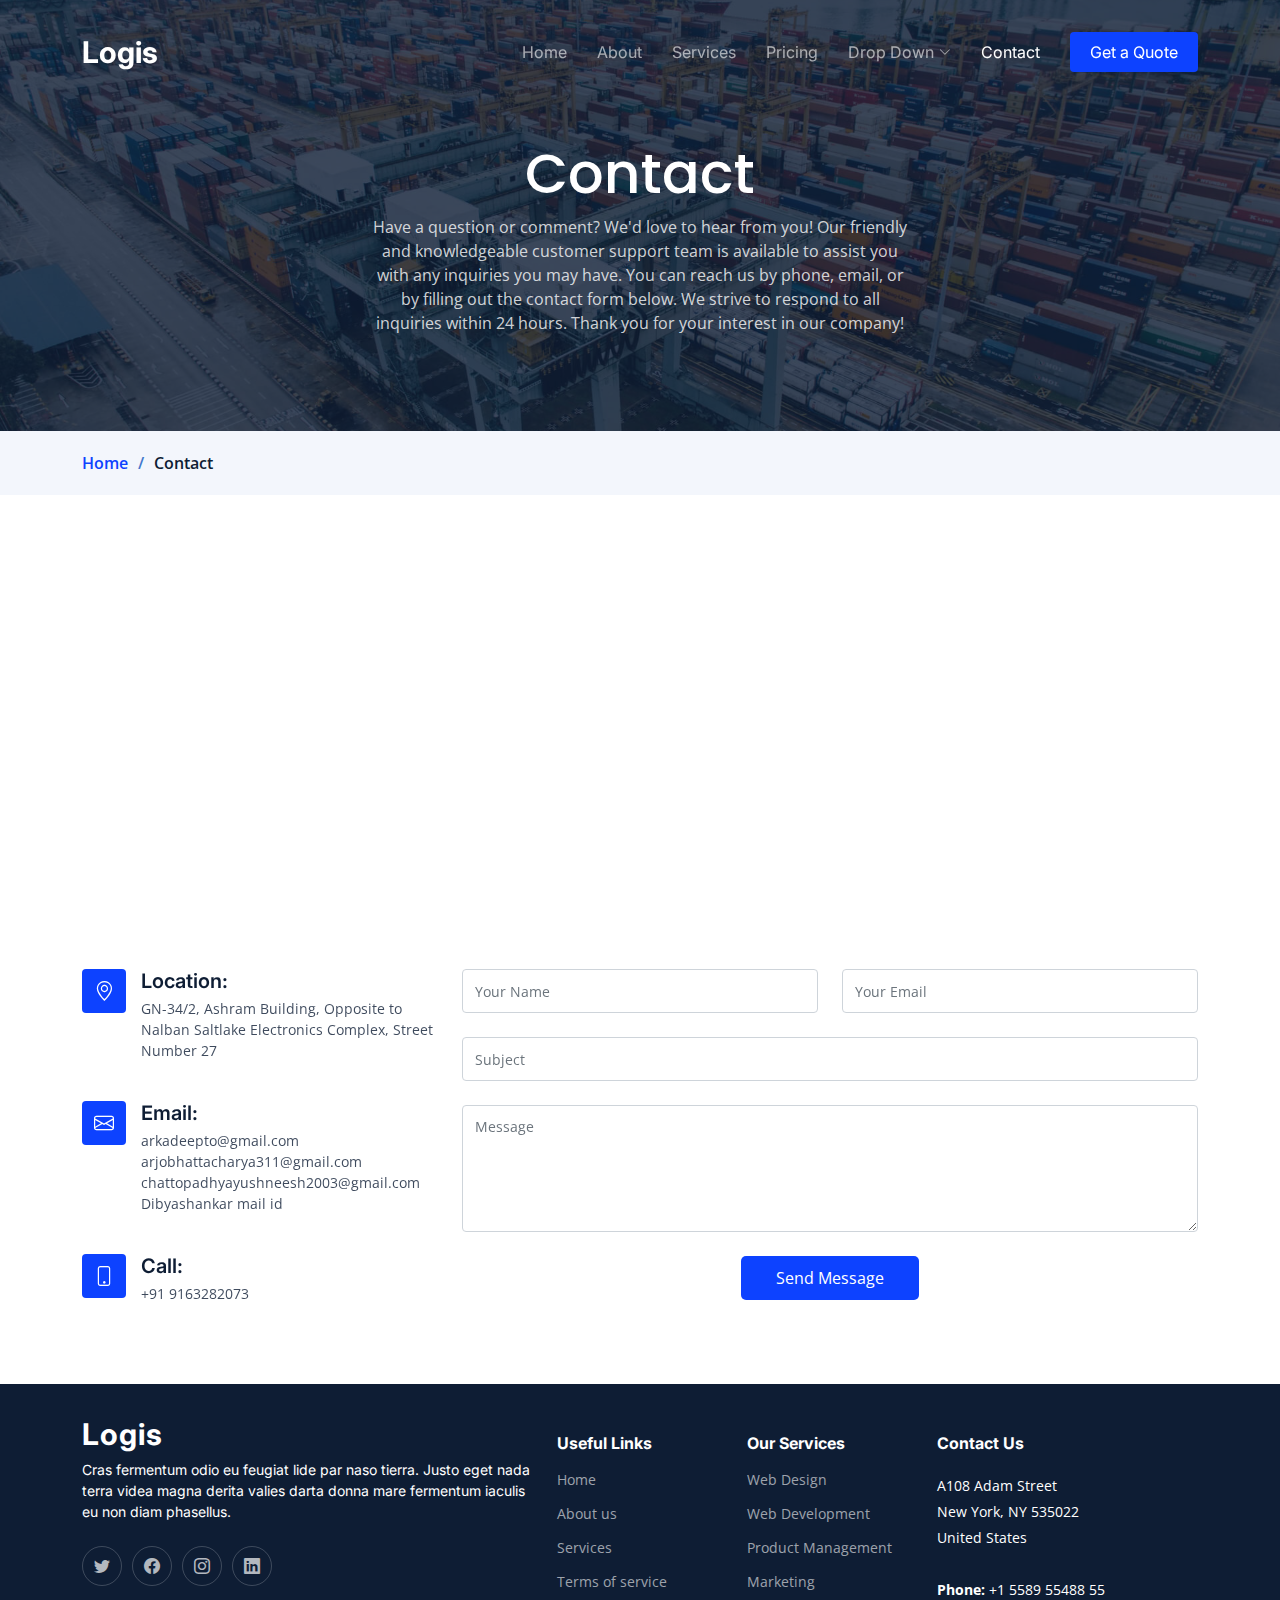
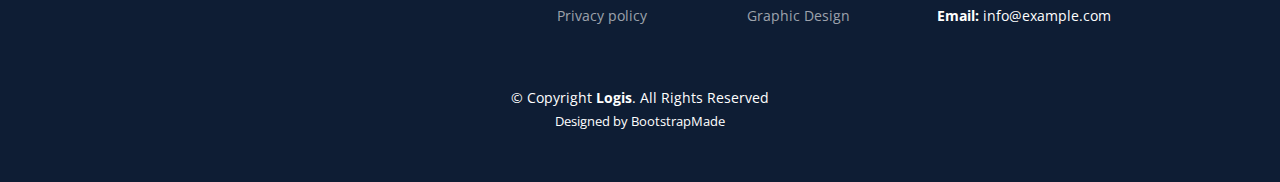
<file: contact.html>
<!DOCTYPE html>
<html lang="en">

<head>
  <meta charset="utf-8">
  <meta content="width=device-width, initial-scale=1.0" name="viewport">

  <title>Logis Bootstrap Template - Contact</title>
  <meta content="" name="description">
  <meta content="" name="keywords">

  <!-- Favicons -->
  <link href="assets/img/favicon.png" rel="icon">
  <link href="assets/img/apple-touch-icon.png" rel="apple-touch-icon">

  <!-- Google Fonts -->
  <link rel="preconnect" href="https://fonts.googleapis.com">
  <link rel="preconnect" href="https://fonts.gstatic.com" crossorigin>
  <link href="https://fonts.googleapis.com/css2?family=Open+Sans:ital,wght@0,300;0,400;0,500;0,600;0,700;1,300;1,400;1,600;1,700&family=Poppins:ital,wght@0,300;0,400;0,500;0,600;0,700;1,300;1,400;1,500;1,600;1,700&family=Inter:ital,wght@0,300;0,400;0,500;0,600;0,700;1,300;1,400;1,500;1,600;1,700&display=swap" rel="stylesheet">

  <!-- Vendor CSS Files -->
  <link href="assets/vendor/bootstrap/css/bootstrap.min.css" rel="stylesheet">
  <link href="assets/vendor/bootstrap-icons/bootstrap-icons.css" rel="stylesheet">
  <link href="assets/vendor/fontawesome-free/css/all.min.css" rel="stylesheet">
  <link href="assets/vendor/glightbox/css/glightbox.min.css" rel="stylesheet">
  <link href="assets/vendor/swiper/swiper-bundle.min.css" rel="stylesheet">
  <link href="assets/vendor/aos/aos.css" rel="stylesheet">

  <!-- Template Main CSS File -->
  <link href="assets/css/main.css" rel="stylesheet">

  <!-- =======================================================
  * Template Name: Logis
  * Updated: Mar 09 2023 with Bootstrap v5.2.3
  * Template URL: https://bootstrapmade.com/logis-bootstrap-logistics-website-template/
  * Author: BootstrapMade.com
  * License: https://bootstrapmade.com/license/
  ======================================================== -->
</head>

<body>

  <!-- ======= Header ======= -->
  <header id="header" class="header d-flex align-items-center fixed-top">
    <div class="container-fluid container-xl d-flex align-items-center justify-content-between">

      <a href="index.html" class="logo d-flex align-items-center">
        <!-- Uncomment the line below if you also wish to use an image logo -->
        <!-- <img src="assets/img/logo.png" alt=""> -->
        <h1>Logis</h1>
      </a>

      <i class="mobile-nav-toggle mobile-nav-show bi bi-list"></i>
      <i class="mobile-nav-toggle mobile-nav-hide d-none bi bi-x"></i>
      <nav id="navbar" class="navbar">
        <ul>
          <li><a href="index.html">Home</a></li>
          <li><a href="about.html">About</a></li>
          <li><a href="services.html">Services</a></li>
          <li><a href="pricing.html">Pricing</a></li>
          <li class="dropdown"><a href="#"><span>Drop Down</span> <i class="bi bi-chevron-down dropdown-indicator"></i></a>
            <ul>
              <li><a href="#">Drop Down 1</a></li>
              <li class="dropdown"><a href="#"><span>Deep Drop Down</span> <i class="bi bi-chevron-down dropdown-indicator"></i></a>
                <ul>
                  <li><a href="#">Deep Drop Down 1</a></li>
                  <li><a href="#">Deep Drop Down 2</a></li>
                  <li><a href="#">Deep Drop Down 3</a></li>
                  <li><a href="#">Deep Drop Down 4</a></li>
                  <li><a href="#">Deep Drop Down 5</a></li>
                </ul>
              </li>
              <li><a href="#">Drop Down 2</a></li>
              <li><a href="#">Drop Down 3</a></li>
              <li><a href="#">Drop Down 4</a></li>
            </ul>
          </li>
          <li><a href="contact.html" class="active">Contact</a></li>
          <li><a class="get-a-quote" href="get-a-quote.html">Get a Quote</a></li>
        </ul>
      </nav><!-- .navbar -->

    </div>
  </header><!-- End Header -->
  <!-- End Header -->

  <main id="main">

    <!-- ======= Breadcrumbs ======= -->
    <div class="breadcrumbs">
      <div class="page-header d-flex align-items-center" style="background-image: url('assets/img/page-header.jpg');">
        <div class="container position-relative">
          <div class="row d-flex justify-content-center">
            <div class="col-lg-6 text-center">
              <h2>Contact</h2>
              <p>Have a question or comment? We'd love to hear from you! Our friendly and knowledgeable customer support team is available to assist you with any inquiries you may have. You can reach us by phone, email, or by filling out the contact form below. We strive to respond to all inquiries within 24 hours. Thank you for your interest in our company!</p>
            </div>
          </div>
        </div>
      </div>
      <nav>
        <div class="container">
          <ol>
            <li><a href="index.html">Home</a></li>
            <li>Contact</li>
          </ol>
        </div>
      </nav>
    </div><!-- End Breadcrumbs -->

    <!-- ======= Contact Section ======= -->
    <section id="contact" class="contact">
      <div class="container" data-aos="fade-up">

        <div>
          <iframe style="border:0; width: 100%; height: 340px;" src="https://www.google.com/maps/embed/v1/place?q=Ashram+campus+kolkata&key=AIzaSyBFw0Qbyq9zTFTd-tUY6dZWTgaQzuU17R8" frameborder="0" allowfullscreen></iframe>
        </div><!-- End Google Maps -->

        <div class="row gy-4 mt-4">

          <div class="col-lg-4">

            <div class="info-item d-flex">
              <i class="bi bi-geo-alt flex-shrink-0"></i>
              <div>
                <h4>Location:</h4>
                <p>GN-34/2, Ashram Building, Opposite to Nalban Saltlake Electronics Complex, Street Number 27</p>
              </div>
            </div><!-- End Info Item -->

            <div class="info-item d-flex">
              <i class="bi bi-envelope flex-shrink-0"></i>
              <div>
                <h4>Email:</h4>
                <p>arkadeepto@gmail.com</p>
                <p>arjobhattacharya311@gmail.com</p>
                <p>chattopadhyayushneesh2003@gmail.com</p>
                <p>Dibyashankar mail id</p>
              </div>
            </div><!-- End Info Item -->

            <div class="info-item d-flex">
              <i class="bi bi-phone flex-shrink-0"></i>
              <div>
                <h4>Call:</h4>
                <p>+91 9163282073</p>
              </div>
            </div><!-- End Info Item -->

          </div>

          <div class="col-lg-8">
            <form action="forms/contact.php" method="post" role="form" class="php-email-form">
              <div class="row">
                <div class="col-md-6 form-group">
                  <input type="text" name="name" class="form-control" id="name" placeholder="Your Name" required>
                </div>
                <div class="col-md-6 form-group mt-3 mt-md-0">
                  <input type="email" class="form-control" name="email" id="email" placeholder="Your Email" required>
                </div>
              </div>
              <div class="form-group mt-3">
                <input type="text" class="form-control" name="subject" id="subject" placeholder="Subject" required>
              </div>
              <div class="form-group mt-3">
                <textarea class="form-control" name="message" rows="5" placeholder="Message" required></textarea>
              </div>
              <div class="my-3">
                <div class="loading">Loading</div>
                <div class="error-message"></div>
                <div class="sent-message">Your message has been sent. Thank you!</div>
              </div>
              <div class="text-center"><button type="submit">Send Message</button></div>
            </form>
          </div><!-- End Contact Form -->

        </div>

      </div>
    </section><!-- End Contact Section -->

  </main><!-- End #main -->

  <!-- ======= Footer ======= -->
  <footer id="footer" class="footer">

    <div class="container">
      <div class="row gy-4">
        <div class="col-lg-5 col-md-12 footer-info">
          <a href="index.html" class="logo d-flex align-items-center">
            <span>Logis</span>
          </a>
          <p>Cras fermentum odio eu feugiat lide par naso tierra. Justo eget nada terra videa magna derita valies darta donna mare fermentum iaculis eu non diam phasellus.</p>
          <div class="social-links d-flex mt-4">
            <a href="#" class="twitter"><i class="bi bi-twitter"></i></a>
            <a href="#" class="facebook"><i class="bi bi-facebook"></i></a>
            <a href="#" class="instagram"><i class="bi bi-instagram"></i></a>
            <a href="#" class="linkedin"><i class="bi bi-linkedin"></i></a>
          </div>
        </div>

        <div class="col-lg-2 col-6 footer-links">
          <h4>Useful Links</h4>
          <ul>
            <li><a href="#">Home</a></li>
            <li><a href="#">About us</a></li>
            <li><a href="#">Services</a></li>
            <li><a href="#">Terms of service</a></li>
            <li><a href="#">Privacy policy</a></li>
          </ul>
        </div>

        <div class="col-lg-2 col-6 footer-links">
          <h4>Our Services</h4>
          <ul>
            <li><a href="#">Web Design</a></li>
            <li><a href="#">Web Development</a></li>
            <li><a href="#">Product Management</a></li>
            <li><a href="#">Marketing</a></li>
            <li><a href="#">Graphic Design</a></li>
          </ul>
        </div>

        <div class="col-lg-3 col-md-12 footer-contact text-center text-md-start">
          <h4>Contact Us</h4>
          <p>
            A108 Adam Street <br>
            New York, NY 535022<br>
            United States <br><br>
            <strong>Phone:</strong> +1 5589 55488 55<br>
            <strong>Email:</strong> info@example.com<br>
          </p>

        </div>

      </div>
    </div>

    <div class="container mt-4">
      <div class="copyright">
        &copy; Copyright <strong><span>Logis</span></strong>. All Rights Reserved
      </div>
      <div class="credits">
        <!-- All the links in the footer should remain intact. -->
        <!-- You can delete the links only if you purchased the pro version. -->
        <!-- Licensing information: https://bootstrapmade.com/license/ -->
        <!-- Purchase the pro version with working PHP/AJAX contact form: https://bootstrapmade.com/logis-bootstrap-logistics-website-template/ -->
        Designed by <a href="https://bootstrapmade.com/">BootstrapMade</a>
      </div>
    </div>

  </footer><!-- End Footer -->
  <!-- End Footer -->

  <a href="#" class="scroll-top d-flex align-items-center justify-content-center"><i class="bi bi-arrow-up-short"></i></a>

  <div id="preloader"></div>

  <!-- Vendor JS Files -->
  <script src="assets/vendor/bootstrap/js/bootstrap.bundle.min.js"></script>
  <script src="assets/vendor/purecounter/purecounter_vanilla.js"></script>
  <script src="assets/vendor/glightbox/js/glightbox.min.js"></script>
  <script src="assets/vendor/swiper/swiper-bundle.min.js"></script>
  <script src="assets/vendor/aos/aos.js"></script>
  <script src="assets/vendor/php-email-form/validate.js"></script>

  <!-- Template Main JS File -->
  <script src="assets/js/main.js"></script>

</body>

</html>
</file>
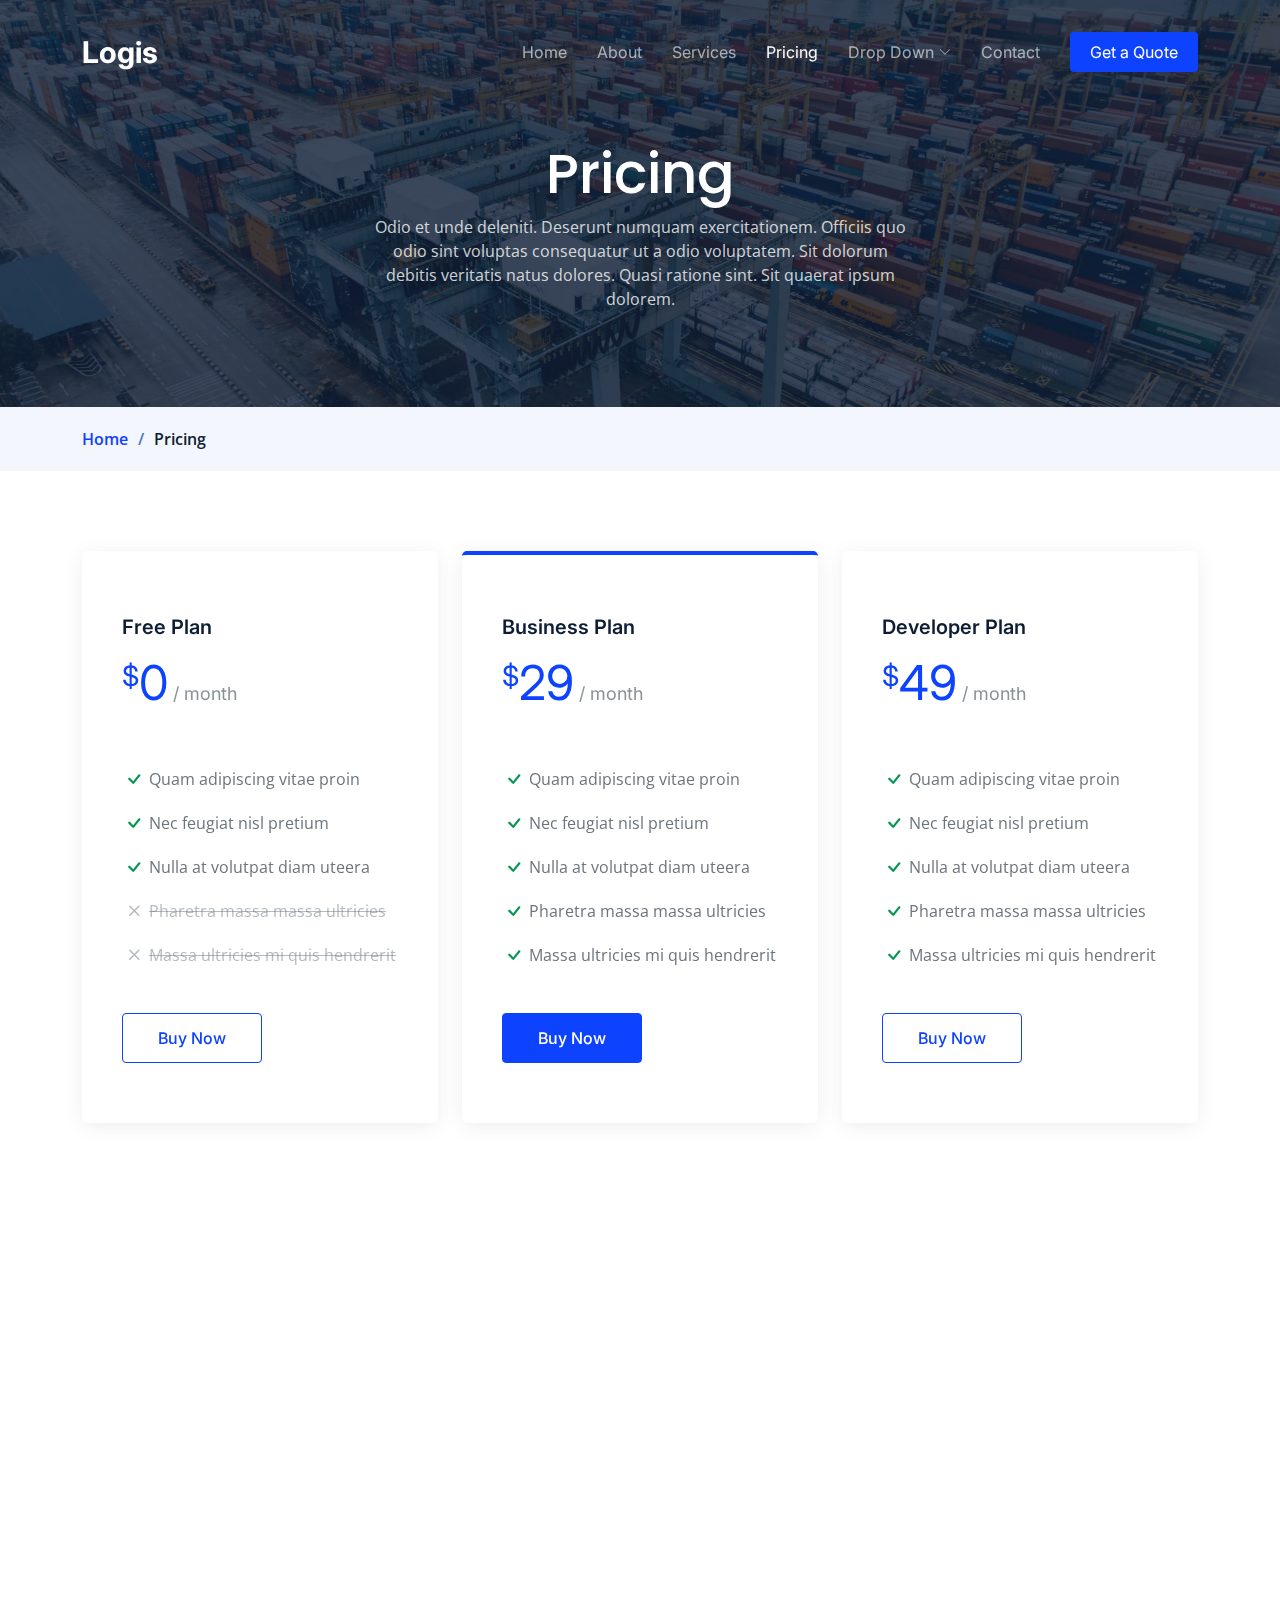
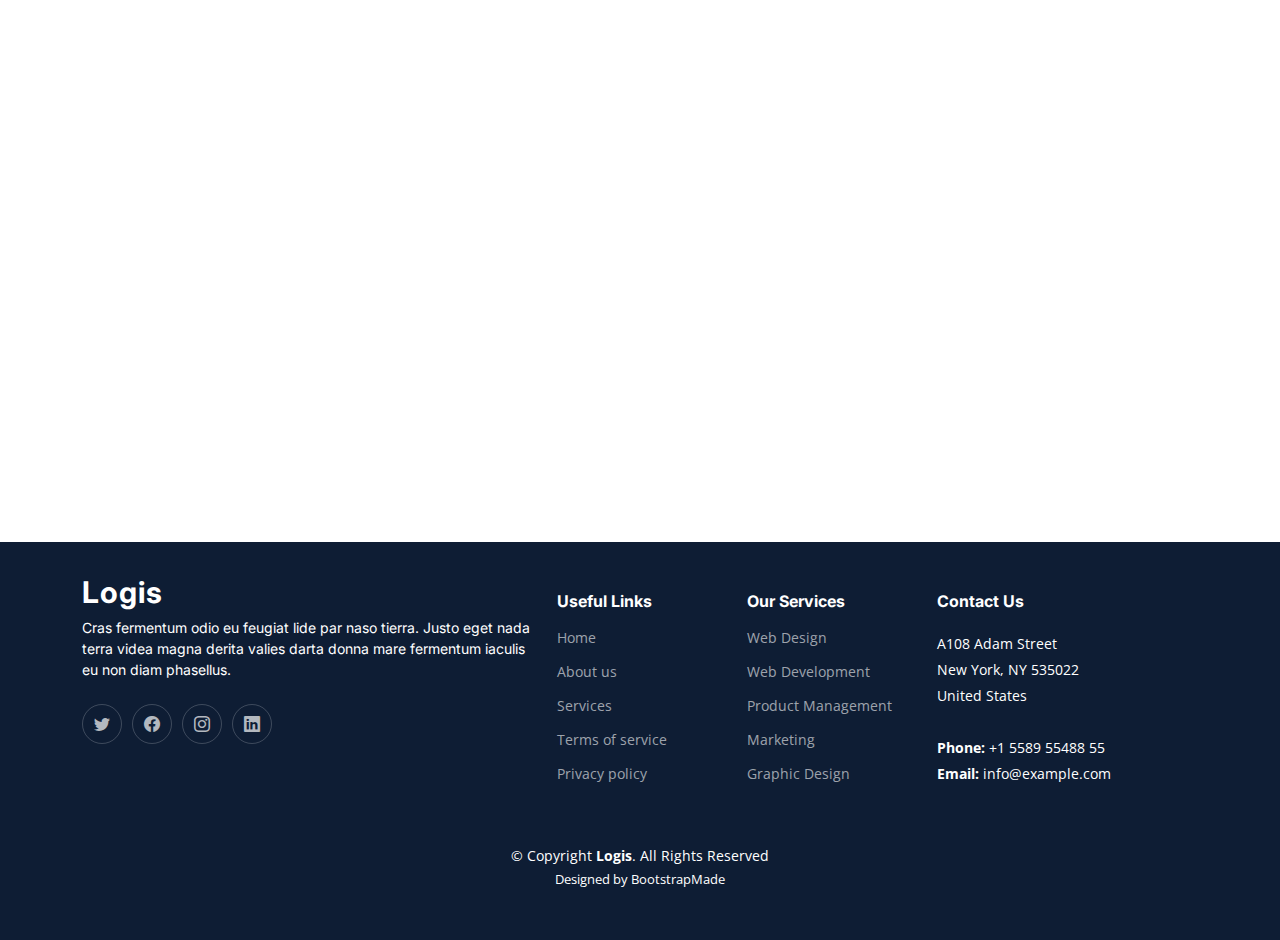
<file: pricing.html>
<!DOCTYPE html>
<html lang="en">

<head>
  <meta charset="utf-8">
  <meta content="width=device-width, initial-scale=1.0" name="viewport">

  <title>Logis Bootstrap Template - Pricing</title>
  <meta content="" name="description">
  <meta content="" name="keywords">

  <!-- Favicons -->
  <link href="assets/img/favicon.png" rel="icon">
  <link href="assets/img/apple-touch-icon.png" rel="apple-touch-icon">

  <!-- Google Fonts -->
  <link rel="preconnect" href="https://fonts.googleapis.com">
  <link rel="preconnect" href="https://fonts.gstatic.com" crossorigin>
  <link href="https://fonts.googleapis.com/css2?family=Open+Sans:ital,wght@0,300;0,400;0,500;0,600;0,700;1,300;1,400;1,600;1,700&family=Poppins:ital,wght@0,300;0,400;0,500;0,600;0,700;1,300;1,400;1,500;1,600;1,700&family=Inter:ital,wght@0,300;0,400;0,500;0,600;0,700;1,300;1,400;1,500;1,600;1,700&display=swap" rel="stylesheet">

  <!-- Vendor CSS Files -->
  <link href="assets/vendor/bootstrap/css/bootstrap.min.css" rel="stylesheet">
  <link href="assets/vendor/bootstrap-icons/bootstrap-icons.css" rel="stylesheet">
  <link href="assets/vendor/fontawesome-free/css/all.min.css" rel="stylesheet">
  <link href="assets/vendor/glightbox/css/glightbox.min.css" rel="stylesheet">
  <link href="assets/vendor/swiper/swiper-bundle.min.css" rel="stylesheet">
  <link href="assets/vendor/aos/aos.css" rel="stylesheet">

  <!-- Template Main CSS File -->
  <link href="assets/css/main.css" rel="stylesheet">

  <!-- =======================================================
  * Template Name: Logis
  * Updated: Mar 09 2023 with Bootstrap v5.2.3
  * Template URL: https://bootstrapmade.com/logis-bootstrap-logistics-website-template/
  * Author: BootstrapMade.com
  * License: https://bootstrapmade.com/license/
  ======================================================== -->
</head>

<body>

  <!-- ======= Header ======= -->
  <header id="header" class="header d-flex align-items-center fixed-top">
    <div class="container-fluid container-xl d-flex align-items-center justify-content-between">

      <a href="index.html" class="logo d-flex align-items-center">
        <!-- Uncomment the line below if you also wish to use an image logo -->
        <!-- <img src="assets/img/logo.png" alt=""> -->
        <h1>Logis</h1>
      </a>

      <i class="mobile-nav-toggle mobile-nav-show bi bi-list"></i>
      <i class="mobile-nav-toggle mobile-nav-hide d-none bi bi-x"></i>
      <nav id="navbar" class="navbar">
        <ul>
          <li><a href="index.html">Home</a></li>
          <li><a href="about.html">About</a></li>
          <li><a href="services.html">Services</a></li>
          <li><a href="pricing.html" class="active">Pricing</a></li>
          <li class="dropdown"><a href="#"><span>Drop Down</span> <i class="bi bi-chevron-down dropdown-indicator"></i></a>
            <ul>
              <li><a href="#">Drop Down 1</a></li>
              <li class="dropdown"><a href="#"><span>Deep Drop Down</span> <i class="bi bi-chevron-down dropdown-indicator"></i></a>
                <ul>
                  <li><a href="#">Deep Drop Down 1</a></li>
                  <li><a href="#">Deep Drop Down 2</a></li>
                  <li><a href="#">Deep Drop Down 3</a></li>
                  <li><a href="#">Deep Drop Down 4</a></li>
                  <li><a href="#">Deep Drop Down 5</a></li>
                </ul>
              </li>
              <li><a href="#">Drop Down 2</a></li>
              <li><a href="#">Drop Down 3</a></li>
              <li><a href="#">Drop Down 4</a></li>
            </ul>
          </li>
          <li><a href="contact.html">Contact</a></li>
          <li><a class="get-a-quote" href="get-a-quote.html">Get a Quote</a></li>
        </ul>
      </nav><!-- .navbar -->

    </div>
  </header><!-- End Header -->
  <!-- End Header -->

  <main id="main">

    <!-- ======= Breadcrumbs ======= -->
    <div class="breadcrumbs">
      <div class="page-header d-flex align-items-center" style="background-image: url('assets/img/page-header.jpg');">
        <div class="container position-relative">
          <div class="row d-flex justify-content-center">
            <div class="col-lg-6 text-center">
              <h2>Pricing</h2>
              <p>Odio et unde deleniti. Deserunt numquam exercitationem. Officiis quo odio sint voluptas consequatur ut a odio voluptatem. Sit dolorum debitis veritatis natus dolores. Quasi ratione sint. Sit quaerat ipsum dolorem.</p>
            </div>
          </div>
        </div>
      </div>
      <nav>
        <div class="container">
          <ol>
            <li><a href="index.html">Home</a></li>
            <li>Pricing</li>
          </ol>
        </div>
      </nav>
    </div><!-- End Breadcrumbs -->

    <!-- ======= Pricing Section ======= -->
    <section id="pricing" class="pricing">
      <div class="container" data-aos="fade-up">

        <div class="row gy-4">

          <div class="col-lg-4" data-aos="fade-up" data-aos-delay="100">
            <div class="pricing-item">
              <h3>Free Plan</h3>
              <h4><sup>$</sup>0<span> / month</span></h4>
              <ul>
                <li><i class="bi bi-check"></i> Quam adipiscing vitae proin</li>
                <li><i class="bi bi-check"></i> Nec feugiat nisl pretium</li>
                <li><i class="bi bi-check"></i> Nulla at volutpat diam uteera</li>
                <li class="na"><i class="bi bi-x"></i> <span>Pharetra massa massa ultricies</span></li>
                <li class="na"><i class="bi bi-x"></i> <span>Massa ultricies mi quis hendrerit</span></li>
              </ul>
              <a href="#" class="buy-btn">Buy Now</a>
            </div>
          </div><!-- End Pricing Item -->

          <div class="col-lg-4" data-aos="fade-up" data-aos-delay="200">
            <div class="pricing-item featured">
              <h3>Business Plan</h3>
              <h4><sup>$</sup>29<span> / month</span></h4>
              <ul>
                <li><i class="bi bi-check"></i> Quam adipiscing vitae proin</li>
                <li><i class="bi bi-check"></i> Nec feugiat nisl pretium</li>
                <li><i class="bi bi-check"></i> Nulla at volutpat diam uteera</li>
                <li><i class="bi bi-check"></i> Pharetra massa massa ultricies</li>
                <li><i class="bi bi-check"></i> Massa ultricies mi quis hendrerit</li>
              </ul>
              <a href="#" class="buy-btn">Buy Now</a>
            </div>
          </div><!-- End Pricing Item -->

          <div class="col-lg-4" data-aos="fade-up" data-aos-delay="300">
            <div class="pricing-item">
              <h3>Developer Plan</h3>
              <h4><sup>$</sup>49<span> / month</span></h4>
              <ul>
                <li><i class="bi bi-check"></i> Quam adipiscing vitae proin</li>
                <li><i class="bi bi-check"></i> Nec feugiat nisl pretium</li>
                <li><i class="bi bi-check"></i> Nulla at volutpat diam uteera</li>
                <li><i class="bi bi-check"></i> Pharetra massa massa ultricies</li>
                <li><i class="bi bi-check"></i> Massa ultricies mi quis hendrerit</li>
              </ul>
              <a href="#" class="buy-btn">Buy Now</a>
            </div>
          </div><!-- End Pricing Item -->

        </div>

      </div>
    </section><!-- End Pricing Section -->

    <!-- ======= Horizontal Pricing Section ======= -->
    <section id="horizontal-pricing" class="horizontal-pricing pt-0">
      <div class="container" data-aos="fade-up">

        <div class="section-header">
          <span>Horizontal Pricing</span>
          <h2>Horizontal Pricing</h2>

        </div>

        <div class="row gy-4 pricing-item" data-aos="fade-up" data-aos-delay="100">
          <div class="col-lg-3 d-flex align-items-center justify-content-center">
            <h3>Free Plan</h3>
          </div>
          <div class="col-lg-3 d-flex align-items-center justify-content-center">
            <h4><sup>$</sup>0<span> / month</span></h4>
          </div>
          <div class="col-lg-3 d-flex align-items-center justify-content-center">
            <ul>
              <li><i class="bi bi-check"></i> Quam adipiscing vitae proin</li>
              <li><i class="bi bi-check"></i> Nulla at volutpat diam uteera</li>
              <li class="na"><i class="bi bi-x"></i> <span>Pharetra massa massa ultricies</span></li>
            </ul>
          </div>
          <div class="col-lg-3 d-flex align-items-center justify-content-center">
            <div class="text-center"><a href="#" class="buy-btn">Buy Now</a></div>
          </div>
        </div><!-- End Pricing Item -->

        <div class="row gy-4 pricing-item featured mt-4" data-aos="fade-up" data-aos-delay="200">
          <div class="col-lg-3 d-flex align-items-center justify-content-center">
            <h3>Business Plan</h3>
          </div>
          <div class="col-lg-3 d-flex align-items-center justify-content-center">
            <h4><sup>$</sup>29<span> / month</span></h4>
          </div>
          <div class="col-lg-3 d-flex align-items-center justify-content-center">
            <ul>
              <li><i class="bi bi-check"></i> Quam adipiscing vitae proin</li>
              <li><i class="bi bi-check"></i> <strong>Nec feugiat nisl pretium</strong></li>
              <li><i class="bi bi-check"></i> Nulla at volutpat diam uteera</li>
            </ul>
          </div>
          <div class="col-lg-3 d-flex align-items-center justify-content-center">
            <div class="text-center"><a href="#" class="buy-btn">Buy Now</a></div>
          </div>
        </div><!-- End Pricing Item -->

        <div class="row gy-4 pricing-item mt-4" data-aos="fade-up" data-aos-delay="300">
          <div class="col-lg-3 d-flex align-items-center justify-content-center">
            <h3>Developer Plan</h3>
          </div>
          <div class="col-lg-3 d-flex align-items-center justify-content-center">
            <h4><sup>$</sup>49<span> / month</span></h4>
          </div>
          <div class="col-lg-3 d-flex align-items-center justify-content-center">
            <ul>
              <li><i class="bi bi-check"></i> Quam adipiscing vitae proin</li>
              <li><i class="bi bi-check"></i> Nec feugiat nisl pretium</li>
              <li><i class="bi bi-check"></i> Nulla at volutpat diam uteera</li>
            </ul>
          </div>
          <div class="col-lg-3 d-flex align-items-center justify-content-center">
            <div class="text-center"><a href="#" class="buy-btn">Buy Now</a></div>
          </div>
        </div><!-- End Pricing Item -->

      </div>
    </section><!-- End Horizontal Pricing Section -->

  </main><!-- End #main -->

  <!-- ======= Footer ======= -->
  <footer id="footer" class="footer">

    <div class="container">
      <div class="row gy-4">
        <div class="col-lg-5 col-md-12 footer-info">
          <a href="index.html" class="logo d-flex align-items-center">
            <span>Logis</span>
          </a>
          <p>Cras fermentum odio eu feugiat lide par naso tierra. Justo eget nada terra videa magna derita valies darta donna mare fermentum iaculis eu non diam phasellus.</p>
          <div class="social-links d-flex mt-4">
            <a href="#" class="twitter"><i class="bi bi-twitter"></i></a>
            <a href="#" class="facebook"><i class="bi bi-facebook"></i></a>
            <a href="#" class="instagram"><i class="bi bi-instagram"></i></a>
            <a href="#" class="linkedin"><i class="bi bi-linkedin"></i></a>
          </div>
        </div>

        <div class="col-lg-2 col-6 footer-links">
          <h4>Useful Links</h4>
          <ul>
            <li><a href="#">Home</a></li>
            <li><a href="#">About us</a></li>
            <li><a href="#">Services</a></li>
            <li><a href="#">Terms of service</a></li>
            <li><a href="#">Privacy policy</a></li>
          </ul>
        </div>

        <div class="col-lg-2 col-6 footer-links">
          <h4>Our Services</h4>
          <ul>
            <li><a href="#">Web Design</a></li>
            <li><a href="#">Web Development</a></li>
            <li><a href="#">Product Management</a></li>
            <li><a href="#">Marketing</a></li>
            <li><a href="#">Graphic Design</a></li>
          </ul>
        </div>

        <div class="col-lg-3 col-md-12 footer-contact text-center text-md-start">
          <h4>Contact Us</h4>
          <p>
            A108 Adam Street <br>
            New York, NY 535022<br>
            United States <br><br>
            <strong>Phone:</strong> +1 5589 55488 55<br>
            <strong>Email:</strong> info@example.com<br>
          </p>

        </div>

      </div>
    </div>

    <div class="container mt-4">
      <div class="copyright">
        &copy; Copyright <strong><span>Logis</span></strong>. All Rights Reserved
      </div>
      <div class="credits">
        <!-- All the links in the footer should remain intact. -->
        <!-- You can delete the links only if you purchased the pro version. -->
        <!-- Licensing information: https://bootstrapmade.com/license/ -->
        <!-- Purchase the pro version with working PHP/AJAX contact form: https://bootstrapmade.com/logis-bootstrap-logistics-website-template/ -->
        Designed by <a href="https://bootstrapmade.com/">BootstrapMade</a>
      </div>
    </div>

  </footer><!-- End Footer -->
  <!-- End Footer -->

  <a href="#" class="scroll-top d-flex align-items-center justify-content-center"><i class="bi bi-arrow-up-short"></i></a>

  <div id="preloader"></div>

  <!-- Vendor JS Files -->
  <script src="assets/vendor/bootstrap/js/bootstrap.bundle.min.js"></script>
  <script src="assets/vendor/purecounter/purecounter_vanilla.js"></script>
  <script src="assets/vendor/glightbox/js/glightbox.min.js"></script>
  <script src="assets/vendor/swiper/swiper-bundle.min.js"></script>
  <script src="assets/vendor/aos/aos.js"></script>
  <script src="assets/vendor/php-email-form/validate.js"></script>

  <!-- Template Main JS File -->
  <script src="assets/js/main.js"></script>

</body>

</html>
</file>
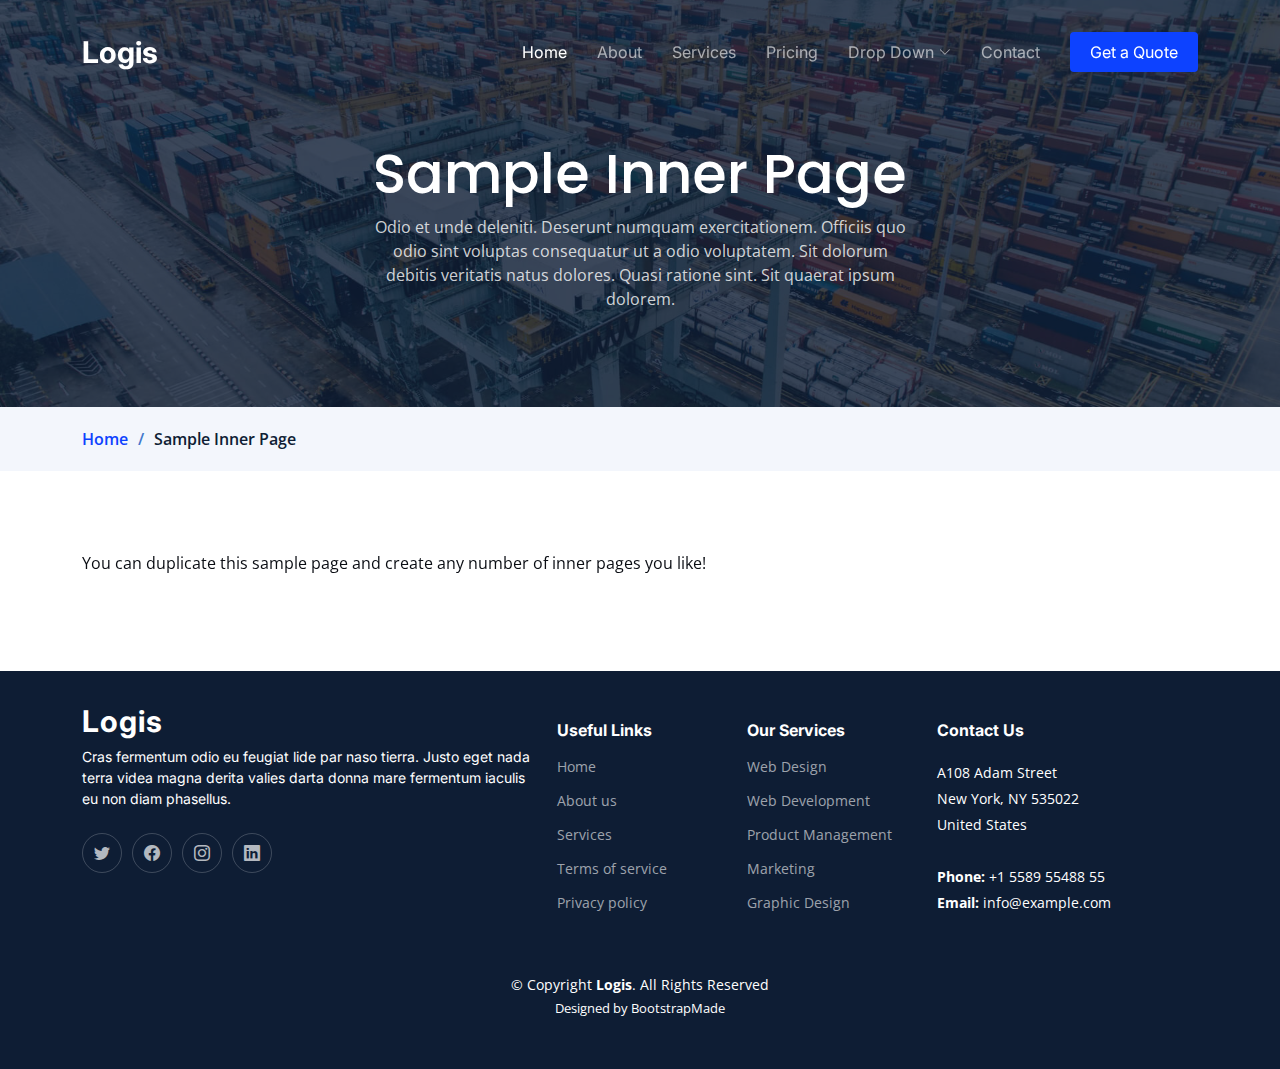
<file: sample-inner-page.html>
<!DOCTYPE html>
<html lang="en">

<head>
  <meta charset="utf-8">
  <meta content="width=device-width, initial-scale=1.0" name="viewport">

  <title>[Template] Sample Inner Page</title>
  <meta content="" name="description">
  <meta content="" name="keywords">

  <!-- Favicons -->
  <link href="assets/img/favicon.png" rel="icon">
  <link href="assets/img/apple-touch-icon.png" rel="apple-touch-icon">

  <!-- Google Fonts -->
  <link rel="preconnect" href="https://fonts.googleapis.com">
  <link rel="preconnect" href="https://fonts.gstatic.com" crossorigin>
  <link href="https://fonts.googleapis.com/css2?family=Open+Sans:ital,wght@0,300;0,400;0,500;0,600;0,700;1,300;1,400;1,600;1,700&family=Poppins:ital,wght@0,300;0,400;0,500;0,600;0,700;1,300;1,400;1,500;1,600;1,700&family=Inter:ital,wght@0,300;0,400;0,500;0,600;0,700;1,300;1,400;1,500;1,600;1,700&display=swap" rel="stylesheet">

  <!-- Vendor CSS Files -->
  <link href="assets/vendor/bootstrap/css/bootstrap.min.css" rel="stylesheet">
  <link href="assets/vendor/bootstrap-icons/bootstrap-icons.css" rel="stylesheet">
  <link href="assets/vendor/fontawesome-free/css/all.min.css" rel="stylesheet">
  <link href="assets/vendor/glightbox/css/glightbox.min.css" rel="stylesheet">
  <link href="assets/vendor/swiper/swiper-bundle.min.css" rel="stylesheet">
  <link href="assets/vendor/aos/aos.css" rel="stylesheet">

  <!-- Template Main CSS File -->
  <link href="assets/css/main.css" rel="stylesheet">

  <!-- =======================================================
  * Template Name: Logis
  * Updated: Mar 09 2023 with Bootstrap v5.2.3
  * Template URL: https://bootstrapmade.com/logis-bootstrap-logistics-website-template/
  * Author: BootstrapMade.com
  * License: https://bootstrapmade.com/license/
  ======================================================== -->
</head>

<body>

  <!-- ======= Header ======= -->
  <header id="header" class="header d-flex align-items-center fixed-top">
    <div class="container-fluid container-xl d-flex align-items-center justify-content-between">

      <a href="index.html" class="logo d-flex align-items-center">
        <!-- Uncomment the line below if you also wish to use an image logo -->
        <!-- <img src="assets/img/logo.png" alt=""> -->
        <h1>Logis</h1>
      </a>

      <i class="mobile-nav-toggle mobile-nav-show bi bi-list"></i>
      <i class="mobile-nav-toggle mobile-nav-hide d-none bi bi-x"></i>
      <nav id="navbar" class="navbar">
        <ul>
          <li><a href="index.html" class="active">Home</a></li>
          <li><a href="about.html">About</a></li>
          <li><a href="services.html">Services</a></li>
          <li><a href="pricing.html">Pricing</a></li>
          <li class="dropdown"><a href="#"><span>Drop Down</span> <i class="bi bi-chevron-down dropdown-indicator"></i></a>
            <ul>
              <li><a href="#">Drop Down 1</a></li>
              <li class="dropdown"><a href="#"><span>Deep Drop Down</span> <i class="bi bi-chevron-down dropdown-indicator"></i></a>
                <ul>
                  <li><a href="#">Deep Drop Down 1</a></li>
                  <li><a href="#">Deep Drop Down 2</a></li>
                  <li><a href="#">Deep Drop Down 3</a></li>
                  <li><a href="#">Deep Drop Down 4</a></li>
                  <li><a href="#">Deep Drop Down 5</a></li>
                </ul>
              </li>
              <li><a href="#">Drop Down 2</a></li>
              <li><a href="#">Drop Down 3</a></li>
              <li><a href="#">Drop Down 4</a></li>
            </ul>
          </li>
          <li><a href="contact.html">Contact</a></li>
          <li><a class="get-a-quote" href="get-a-quote.html">Get a Quote</a></li>
        </ul>
      </nav><!-- .navbar -->

    </div>
  </header><!-- End Header -->
  <!-- End Header -->

  <main id="main">

    <!-- ======= Breadcrumbs ======= -->
    <div class="breadcrumbs">
      <div class="page-header d-flex align-items-center" style="background-image: url('assets/img/page-header.jpg');">
        <div class="container position-relative">
          <div class="row d-flex justify-content-center">
            <div class="col-lg-6 text-center">
              <h2>Sample Inner Page</h2>
              <p>Odio et unde deleniti. Deserunt numquam exercitationem. Officiis quo odio sint voluptas consequatur ut a odio voluptatem. Sit dolorum debitis veritatis natus dolores. Quasi ratione sint. Sit quaerat ipsum dolorem.</p>
            </div>
          </div>
        </div>
      </div>
      <nav>
        <div class="container">
          <ol>
            <li><a href="index.html">Home</a></li>
            <li>Sample Inner Page</li>
          </ol>
        </div>
      </nav>
    </div><!-- End Breadcrumbs -->

    <section class="sample-page">
      <div class="container" data-aos="fade-up">
        <p>
          You can duplicate this sample page and create any number of inner pages you like!
        </p>
      </div>
    </section>

  </main><!-- End #main -->

  <!-- ======= Footer ======= -->
  <footer id="footer" class="footer">

    <div class="container">
      <div class="row gy-4">
        <div class="col-lg-5 col-md-12 footer-info">
          <a href="index.html" class="logo d-flex align-items-center">
            <span>Logis</span>
          </a>
          <p>Cras fermentum odio eu feugiat lide par naso tierra. Justo eget nada terra videa magna derita valies darta donna mare fermentum iaculis eu non diam phasellus.</p>
          <div class="social-links d-flex mt-4">
            <a href="#" class="twitter"><i class="bi bi-twitter"></i></a>
            <a href="#" class="facebook"><i class="bi bi-facebook"></i></a>
            <a href="#" class="instagram"><i class="bi bi-instagram"></i></a>
            <a href="#" class="linkedin"><i class="bi bi-linkedin"></i></a>
          </div>
        </div>

        <div class="col-lg-2 col-6 footer-links">
          <h4>Useful Links</h4>
          <ul>
            <li><a href="#">Home</a></li>
            <li><a href="#">About us</a></li>
            <li><a href="#">Services</a></li>
            <li><a href="#">Terms of service</a></li>
            <li><a href="#">Privacy policy</a></li>
          </ul>
        </div>

        <div class="col-lg-2 col-6 footer-links">
          <h4>Our Services</h4>
          <ul>
            <li><a href="#">Web Design</a></li>
            <li><a href="#">Web Development</a></li>
            <li><a href="#">Product Management</a></li>
            <li><a href="#">Marketing</a></li>
            <li><a href="#">Graphic Design</a></li>
          </ul>
        </div>

        <div class="col-lg-3 col-md-12 footer-contact text-center text-md-start">
          <h4>Contact Us</h4>
          <p>
            A108 Adam Street <br>
            New York, NY 535022<br>
            United States <br><br>
            <strong>Phone:</strong> +1 5589 55488 55<br>
            <strong>Email:</strong> info@example.com<br>
          </p>

        </div>

      </div>
    </div>

    <div class="container mt-4">
      <div class="copyright">
        &copy; Copyright <strong><span>Logis</span></strong>. All Rights Reserved
      </div>
      <div class="credits">
        <!-- All the links in the footer should remain intact. -->
        <!-- You can delete the links only if you purchased the pro version. -->
        <!-- Licensing information: https://bootstrapmade.com/license/ -->
        <!-- Purchase the pro version with working PHP/AJAX contact form: https://bootstrapmade.com/logis-bootstrap-logistics-website-template/ -->
        Designed by <a href="https://bootstrapmade.com/">BootstrapMade</a>
      </div>
    </div>

  </footer><!-- End Footer -->
  <!-- End Footer -->

  <a href="#" class="scroll-top d-flex align-items-center justify-content-center"><i class="bi bi-arrow-up-short"></i></a>

  <div id="preloader"></div>

  <!-- Vendor JS Files -->
  <script src="assets/vendor/bootstrap/js/bootstrap.bundle.min.js"></script>
  <script src="assets/vendor/purecounter/purecounter_vanilla.js"></script>
  <script src="assets/vendor/glightbox/js/glightbox.min.js"></script>
  <script src="assets/vendor/swiper/swiper-bundle.min.js"></script>
  <script src="assets/vendor/aos/aos.js"></script>
  <script src="assets/vendor/php-email-form/validate.js"></script>

  <!-- Template Main JS File -->
  <script src="assets/js/main.js"></script>

</body>

</html>
</file>
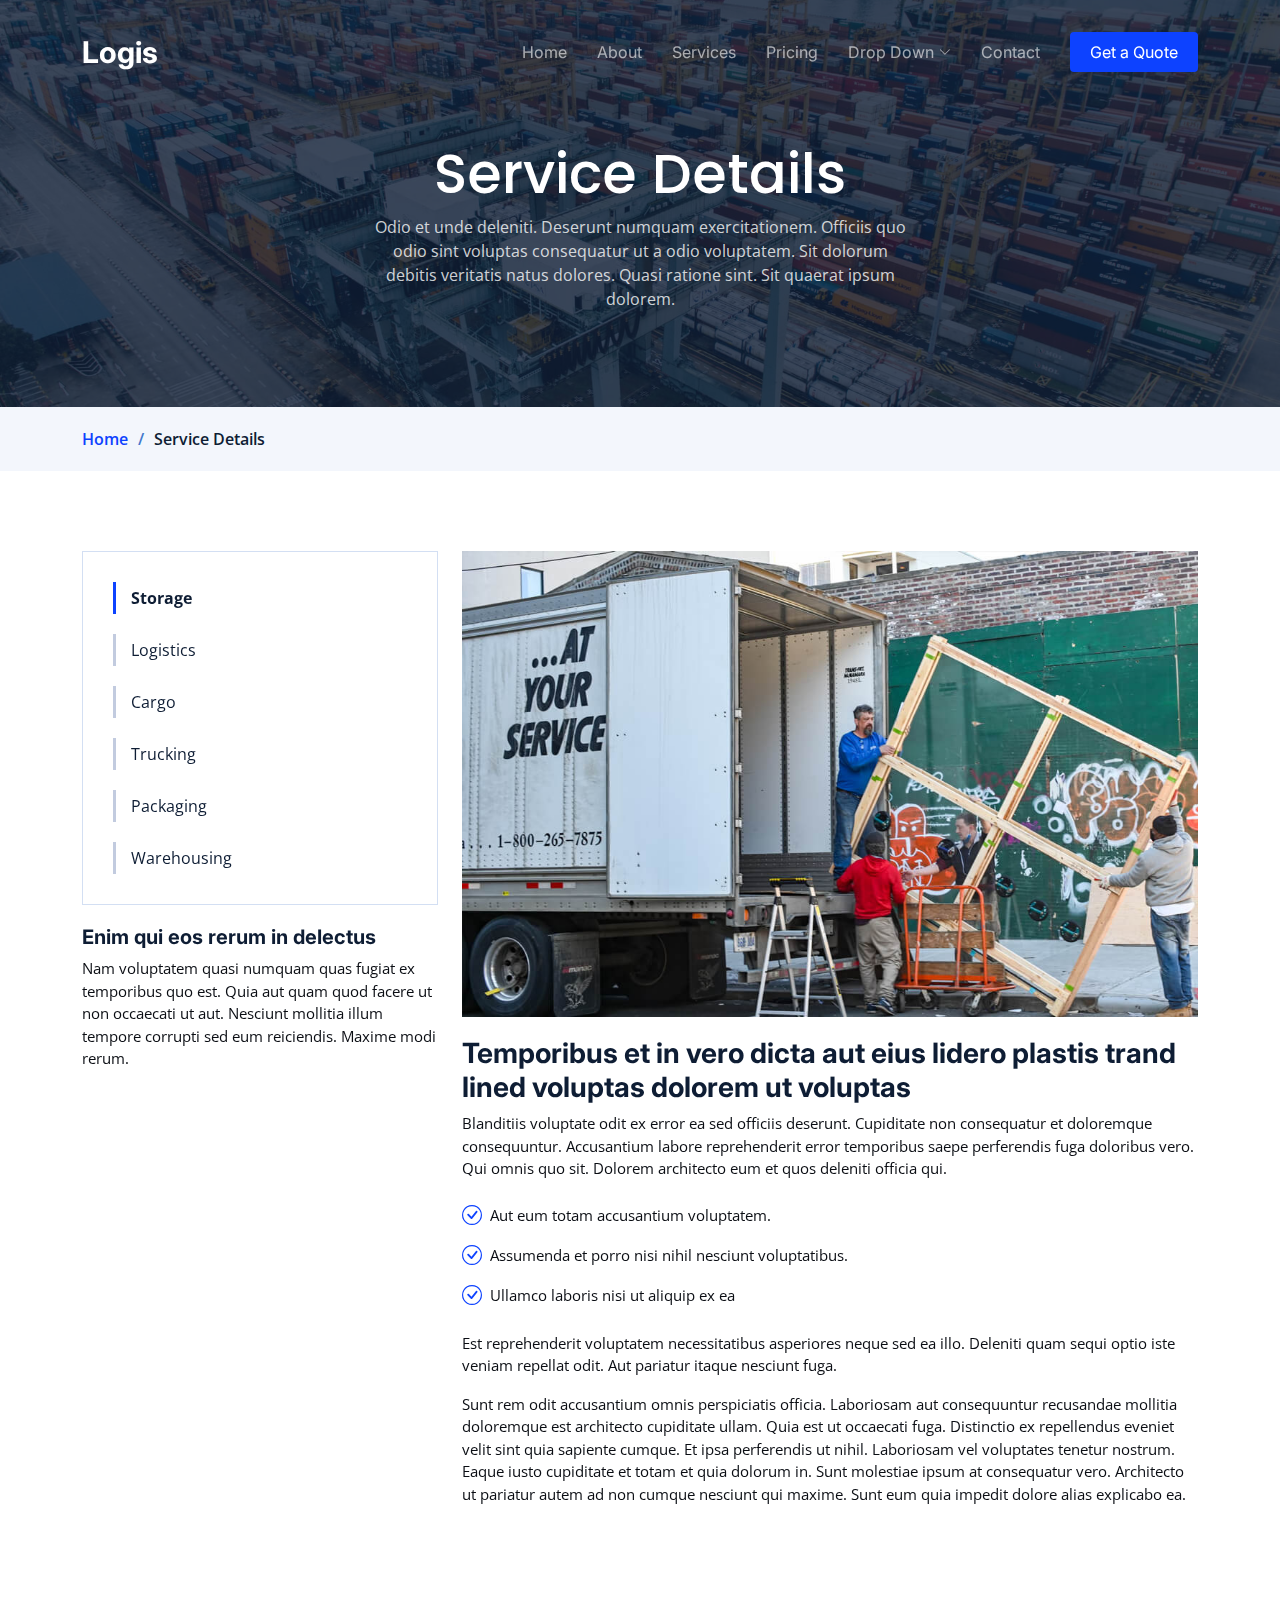
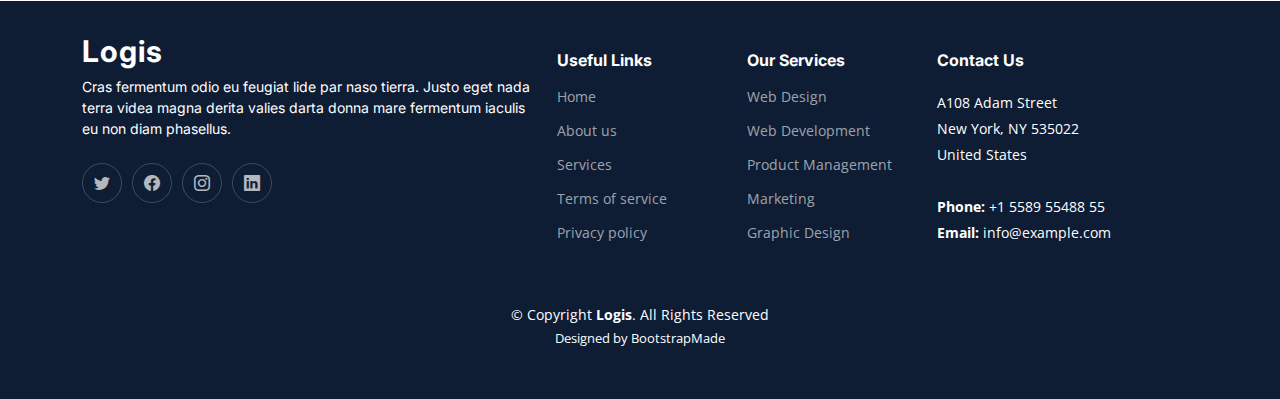
<file: service-details.html>
<!DOCTYPE html>
<html lang="en">

<head>
  <meta charset="utf-8">
  <meta content="width=device-width, initial-scale=1.0" name="viewport">

  <title>Logis Bootstrap Template - Service Details</title>
  <meta content="" name="description">
  <meta content="" name="keywords">

  <!-- Favicons -->
  <link href="assets/img/favicon.png" rel="icon">
  <link href="assets/img/apple-touch-icon.png" rel="apple-touch-icon">

  <!-- Google Fonts -->
  <link rel="preconnect" href="https://fonts.googleapis.com">
  <link rel="preconnect" href="https://fonts.gstatic.com" crossorigin>
  <link href="https://fonts.googleapis.com/css2?family=Open+Sans:ital,wght@0,300;0,400;0,500;0,600;0,700;1,300;1,400;1,600;1,700&family=Poppins:ital,wght@0,300;0,400;0,500;0,600;0,700;1,300;1,400;1,500;1,600;1,700&family=Inter:ital,wght@0,300;0,400;0,500;0,600;0,700;1,300;1,400;1,500;1,600;1,700&display=swap" rel="stylesheet">

  <!-- Vendor CSS Files -->
  <link href="assets/vendor/bootstrap/css/bootstrap.min.css" rel="stylesheet">
  <link href="assets/vendor/bootstrap-icons/bootstrap-icons.css" rel="stylesheet">
  <link href="assets/vendor/fontawesome-free/css/all.min.css" rel="stylesheet">
  <link href="assets/vendor/glightbox/css/glightbox.min.css" rel="stylesheet">
  <link href="assets/vendor/swiper/swiper-bundle.min.css" rel="stylesheet">
  <link href="assets/vendor/aos/aos.css" rel="stylesheet">

  <!-- Template Main CSS File -->
  <link href="assets/css/main.css" rel="stylesheet">

  <!-- =======================================================
  * Template Name: Logis
  * Updated: Mar 09 2023 with Bootstrap v5.2.3
  * Template URL: https://bootstrapmade.com/logis-bootstrap-logistics-website-template/
  * Author: BootstrapMade.com
  * License: https://bootstrapmade.com/license/
  ======================================================== -->
</head>

<body>

  <!-- ======= Header ======= -->
  <header id="header" class="header d-flex align-items-center fixed-top">
    <div class="container-fluid container-xl d-flex align-items-center justify-content-between">

      <a href="index.html" class="logo d-flex align-items-center">
        <!-- Uncomment the line below if you also wish to use an image logo -->
        <!-- <img src="assets/img/logo.png" alt=""> -->
        <h1>Logis</h1>
      </a>

      <i class="mobile-nav-toggle mobile-nav-show bi bi-list"></i>
      <i class="mobile-nav-toggle mobile-nav-hide d-none bi bi-x"></i>
      <nav id="navbar" class="navbar">
        <ul>
          <li><a href="index.html">Home</a></li>
          <li><a href="about.html">About</a></li>
          <li><a href="services.html">Services</a></li>
          <li><a href="pricing.html">Pricing</a></li>
          <li class="dropdown"><a href="#"><span>Drop Down</span> <i class="bi bi-chevron-down dropdown-indicator"></i></a>
            <ul>
              <li><a href="#">Drop Down 1</a></li>
              <li class="dropdown"><a href="#"><span>Deep Drop Down</span> <i class="bi bi-chevron-down dropdown-indicator"></i></a>
                <ul>
                  <li><a href="#">Deep Drop Down 1</a></li>
                  <li><a href="#">Deep Drop Down 2</a></li>
                  <li><a href="#">Deep Drop Down 3</a></li>
                  <li><a href="#">Deep Drop Down 4</a></li>
                  <li><a href="#">Deep Drop Down 5</a></li>
                </ul>
              </li>
              <li><a href="#">Drop Down 2</a></li>
              <li><a href="#">Drop Down 3</a></li>
              <li><a href="#">Drop Down 4</a></li>
            </ul>
          </li>
          <li><a href="contact.html">Contact</a></li>
          <li><a class="get-a-quote" href="get-a-quote.html">Get a Quote</a></li>
        </ul>
      </nav><!-- .navbar -->

    </div>
  </header><!-- End Header -->
  <!-- End Header -->

  <main id="main">

    <!-- ======= Breadcrumbs ======= -->
    <div class="breadcrumbs">
      <div class="page-header d-flex align-items-center" style="background-image: url('assets/img/page-header.jpg');">
        <div class="container position-relative">
          <div class="row d-flex justify-content-center">
            <div class="col-lg-6 text-center">
              <h2>Service Details</h2>
              <p>Odio et unde deleniti. Deserunt numquam exercitationem. Officiis quo odio sint voluptas consequatur ut a odio voluptatem. Sit dolorum debitis veritatis natus dolores. Quasi ratione sint. Sit quaerat ipsum dolorem.</p>
            </div>
          </div>
        </div>
      </div>
      <nav>
        <div class="container">
          <ol>
            <li><a href="index.html">Home</a></li>
            <li>Service Details</li>
          </ol>
        </div>
      </nav>
    </div><!-- End Breadcrumbs -->

    <!-- ======= Service Details Section ======= -->
    <section id="service-details" class="service-details">
      <div class="container" data-aos="fade-up">

        <div class="row gy-4">

          <div class="col-lg-4">
            <div class="services-list">
              <a href="#" class="active">Storage</a>
              <a href="#">Logistics</a>
              <a href="#">Cargo</a>
              <a href="#">Trucking</a>
              <a href="#">Packaging</a>
              <a href="#">Warehousing</a>
            </div>

            <h4>Enim qui eos rerum in delectus</h4>
            <p>Nam voluptatem quasi numquam quas fugiat ex temporibus quo est. Quia aut quam quod facere ut non occaecati ut aut. Nesciunt mollitia illum tempore corrupti sed eum reiciendis. Maxime modi rerum.</p>
          </div>

          <div class="col-lg-8">
            <img src="assets/img/service-details.jpg" alt="" class="img-fluid services-img">
            <h3>Temporibus et in vero dicta aut eius lidero plastis trand lined voluptas dolorem ut voluptas</h3>
            <p>
              Blanditiis voluptate odit ex error ea sed officiis deserunt. Cupiditate non consequatur et doloremque consequuntur. Accusantium labore reprehenderit error temporibus saepe perferendis fuga doloribus vero. Qui omnis quo sit. Dolorem architecto eum et quos deleniti officia qui.
            </p>
            <ul>
              <li><i class="bi bi-check-circle"></i> <span>Aut eum totam accusantium voluptatem.</span></li>
              <li><i class="bi bi-check-circle"></i> <span>Assumenda et porro nisi nihil nesciunt voluptatibus.</span></li>
              <li><i class="bi bi-check-circle"></i> <span>Ullamco laboris nisi ut aliquip ex ea</span></li>
            </ul>
            <p>
              Est reprehenderit voluptatem necessitatibus asperiores neque sed ea illo. Deleniti quam sequi optio iste veniam repellat odit. Aut pariatur itaque nesciunt fuga.
            </p>
            <p>
              Sunt rem odit accusantium omnis perspiciatis officia. Laboriosam aut consequuntur recusandae mollitia doloremque est architecto cupiditate ullam. Quia est ut occaecati fuga. Distinctio ex repellendus eveniet velit sint quia sapiente cumque. Et ipsa perferendis ut nihil. Laboriosam vel voluptates tenetur nostrum. Eaque iusto cupiditate et totam et quia dolorum in. Sunt molestiae ipsum at consequatur vero. Architecto ut pariatur autem ad non cumque nesciunt qui maxime. Sunt eum quia impedit dolore alias explicabo ea.
            </p>
          </div>

        </div>

      </div>
    </section><!-- End Service Details Section -->

  </main><!-- End #main -->

  <!-- ======= Footer ======= -->
  <footer id="footer" class="footer">

    <div class="container">
      <div class="row gy-4">
        <div class="col-lg-5 col-md-12 footer-info">
          <a href="index.html" class="logo d-flex align-items-center">
            <span>Logis</span>
          </a>
          <p>Cras fermentum odio eu feugiat lide par naso tierra. Justo eget nada terra videa magna derita valies darta donna mare fermentum iaculis eu non diam phasellus.</p>
          <div class="social-links d-flex mt-4">
            <a href="#" class="twitter"><i class="bi bi-twitter"></i></a>
            <a href="#" class="facebook"><i class="bi bi-facebook"></i></a>
            <a href="#" class="instagram"><i class="bi bi-instagram"></i></a>
            <a href="#" class="linkedin"><i class="bi bi-linkedin"></i></a>
          </div>
        </div>

        <div class="col-lg-2 col-6 footer-links">
          <h4>Useful Links</h4>
          <ul>
            <li><a href="#">Home</a></li>
            <li><a href="#">About us</a></li>
            <li><a href="#">Services</a></li>
            <li><a href="#">Terms of service</a></li>
            <li><a href="#">Privacy policy</a></li>
          </ul>
        </div>

        <div class="col-lg-2 col-6 footer-links">
          <h4>Our Services</h4>
          <ul>
            <li><a href="#">Web Design</a></li>
            <li><a href="#">Web Development</a></li>
            <li><a href="#">Product Management</a></li>
            <li><a href="#">Marketing</a></li>
            <li><a href="#">Graphic Design</a></li>
          </ul>
        </div>

        <div class="col-lg-3 col-md-12 footer-contact text-center text-md-start">
          <h4>Contact Us</h4>
          <p>
            A108 Adam Street <br>
            New York, NY 535022<br>
            United States <br><br>
            <strong>Phone:</strong> +1 5589 55488 55<br>
            <strong>Email:</strong> info@example.com<br>
          </p>

        </div>

      </div>
    </div>

    <div class="container mt-4">
      <div class="copyright">
        &copy; Copyright <strong><span>Logis</span></strong>. All Rights Reserved
      </div>
      <div class="credits">
        <!-- All the links in the footer should remain intact. -->
        <!-- You can delete the links only if you purchased the pro version. -->
        <!-- Licensing information: https://bootstrapmade.com/license/ -->
        <!-- Purchase the pro version with working PHP/AJAX contact form: https://bootstrapmade.com/logis-bootstrap-logistics-website-template/ -->
        Designed by <a href="https://bootstrapmade.com/">BootstrapMade</a>
      </div>
    </div>

  </footer><!-- End Footer -->
  <!-- End Footer -->

  <a href="#" class="scroll-top d-flex align-items-center justify-content-center"><i class="bi bi-arrow-up-short"></i></a>

  <div id="preloader"></div>

  <!-- Vendor JS Files -->
  <script src="assets/vendor/bootstrap/js/bootstrap.bundle.min.js"></script>
  <script src="assets/vendor/purecounter/purecounter_vanilla.js"></script>
  <script src="assets/vendor/glightbox/js/glightbox.min.js"></script>
  <script src="assets/vendor/swiper/swiper-bundle.min.js"></script>
  <script src="assets/vendor/aos/aos.js"></script>
  <script src="assets/vendor/php-email-form/validate.js"></script>

  <!-- Template Main JS File -->
  <script src="assets/js/main.js"></script>

</body>

</html>
</file>
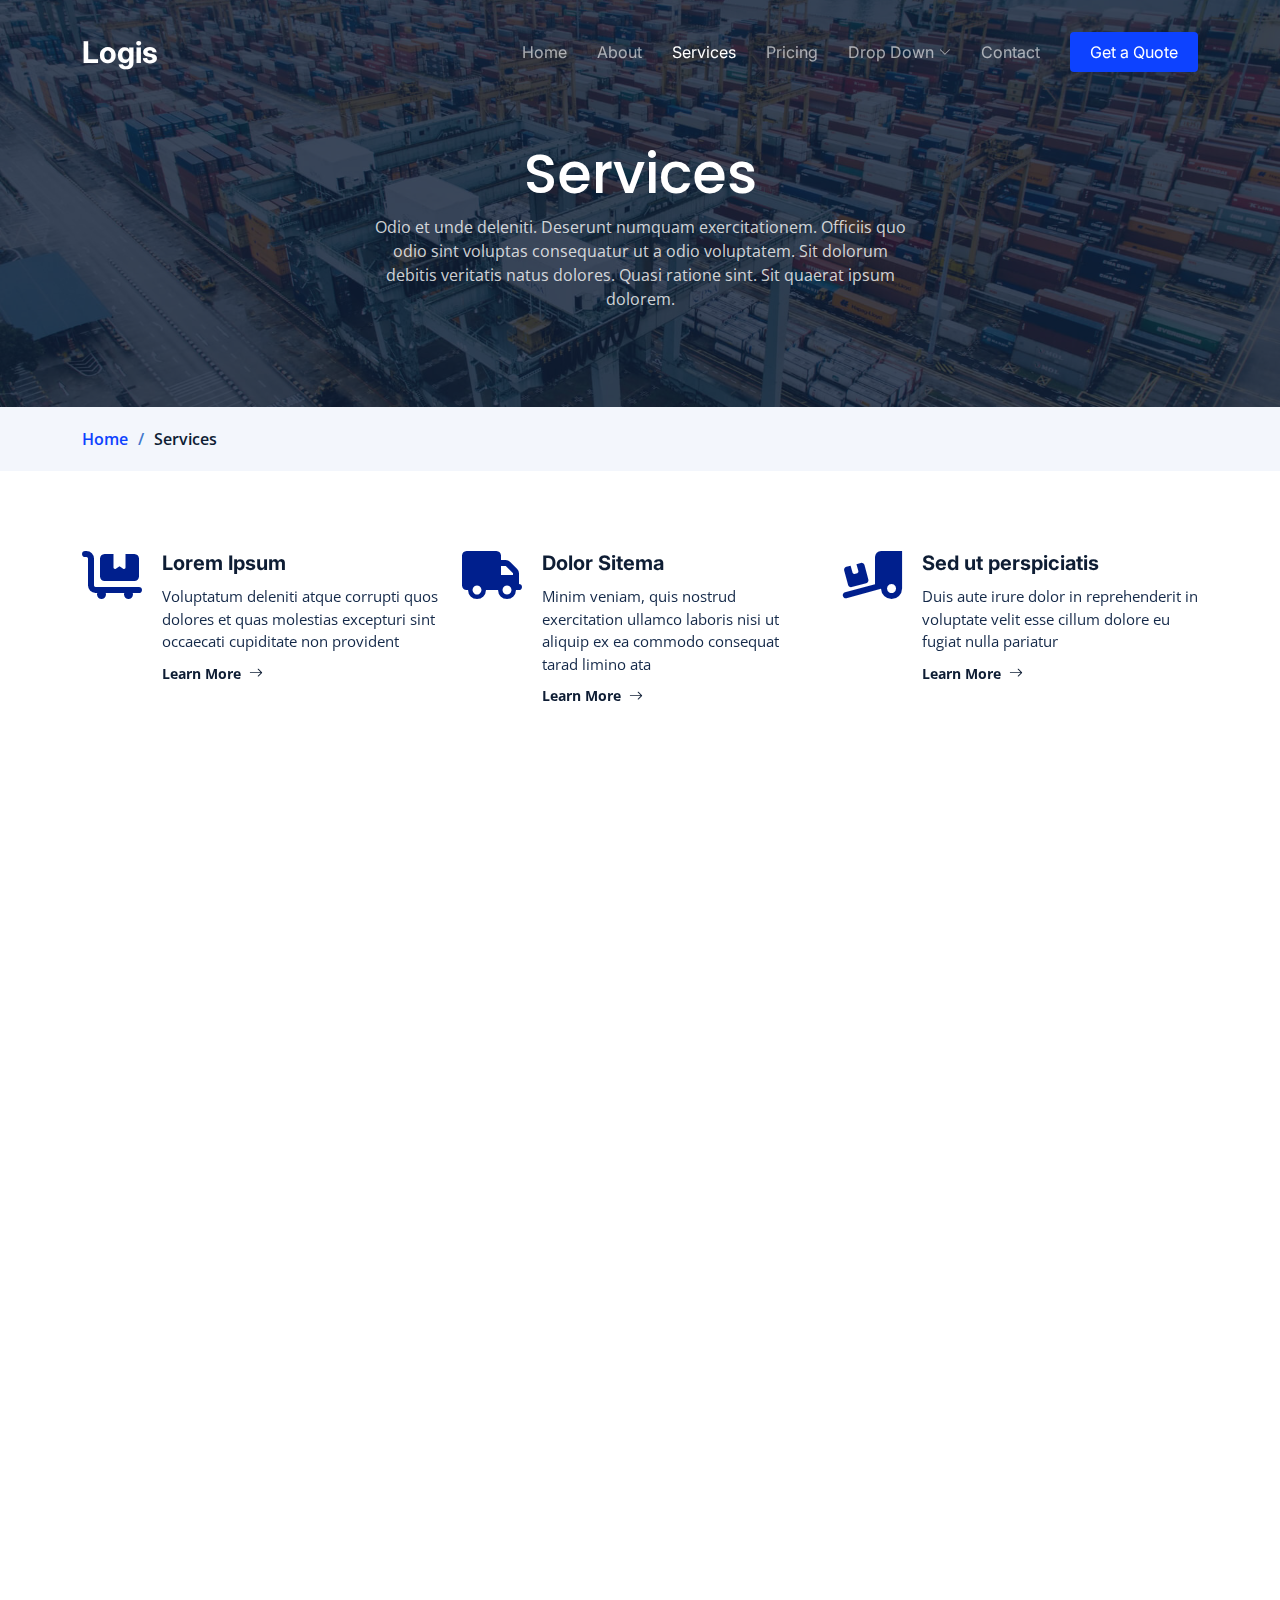
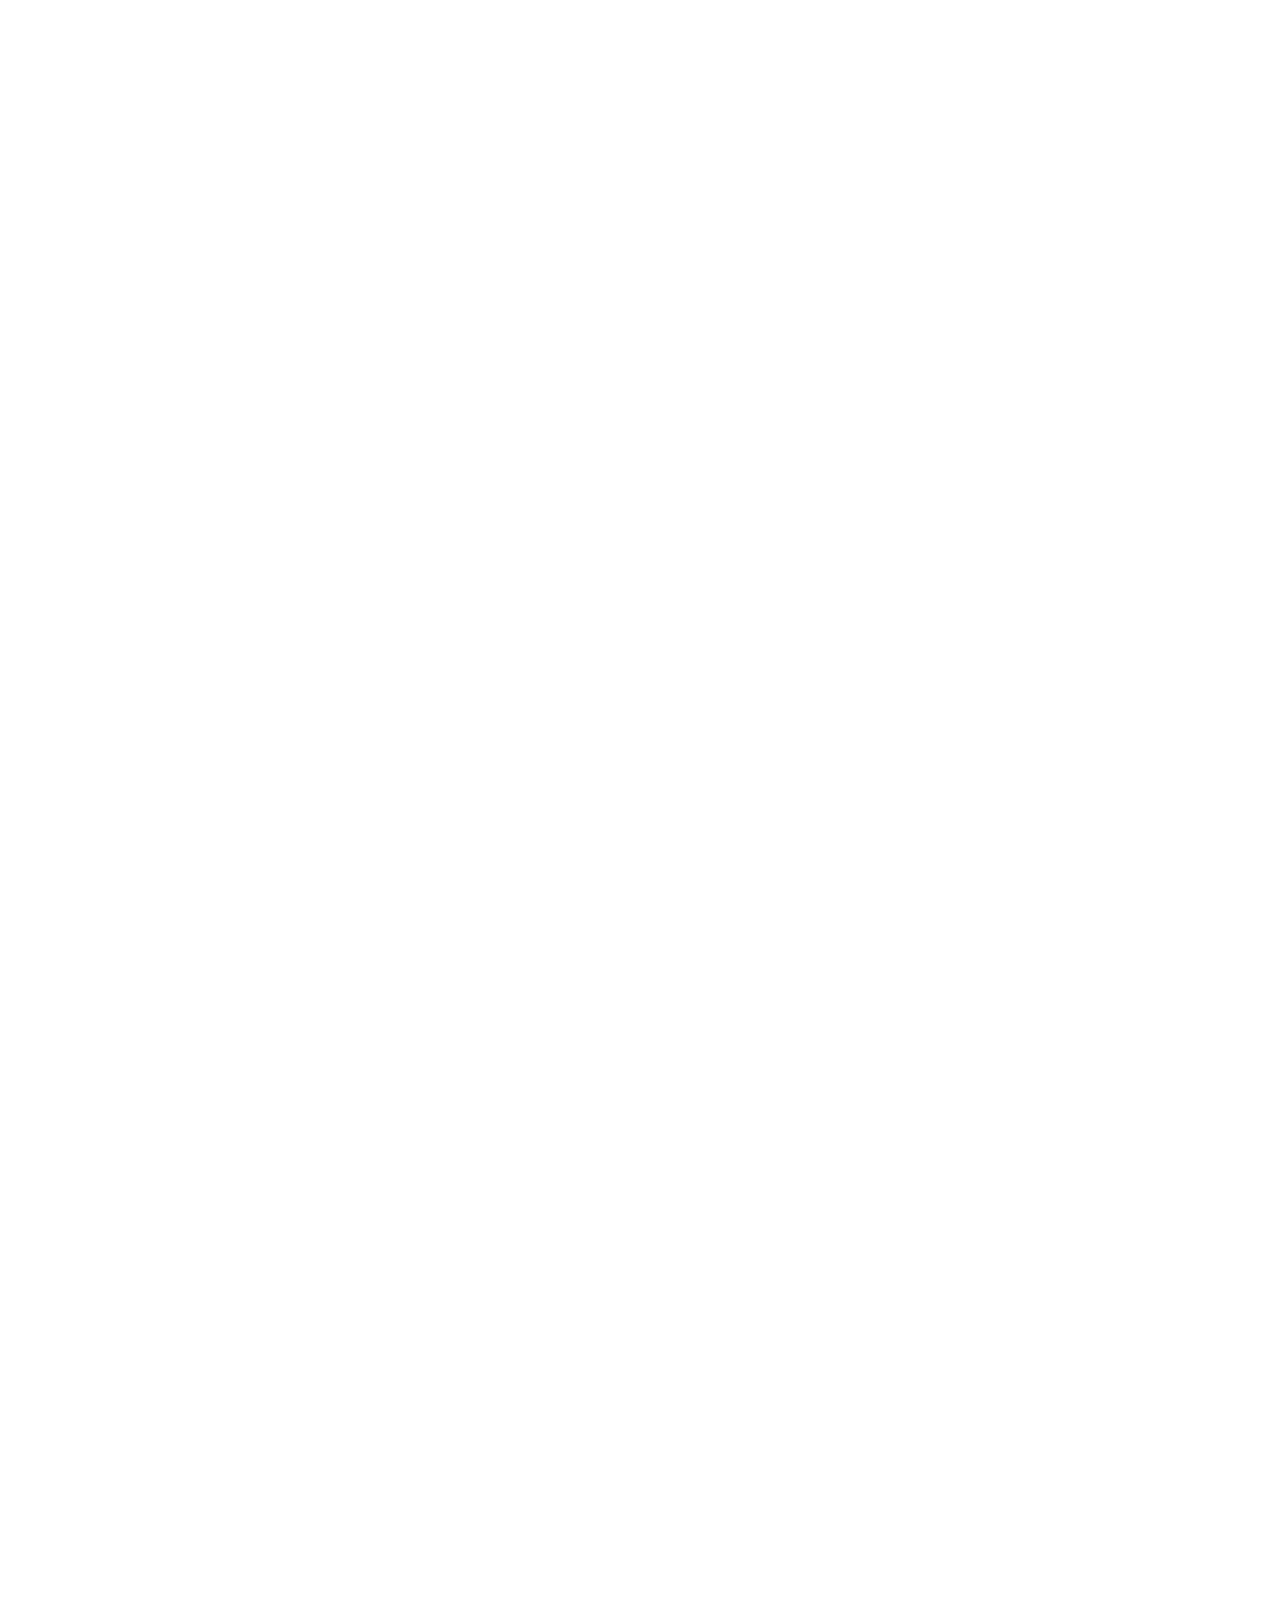
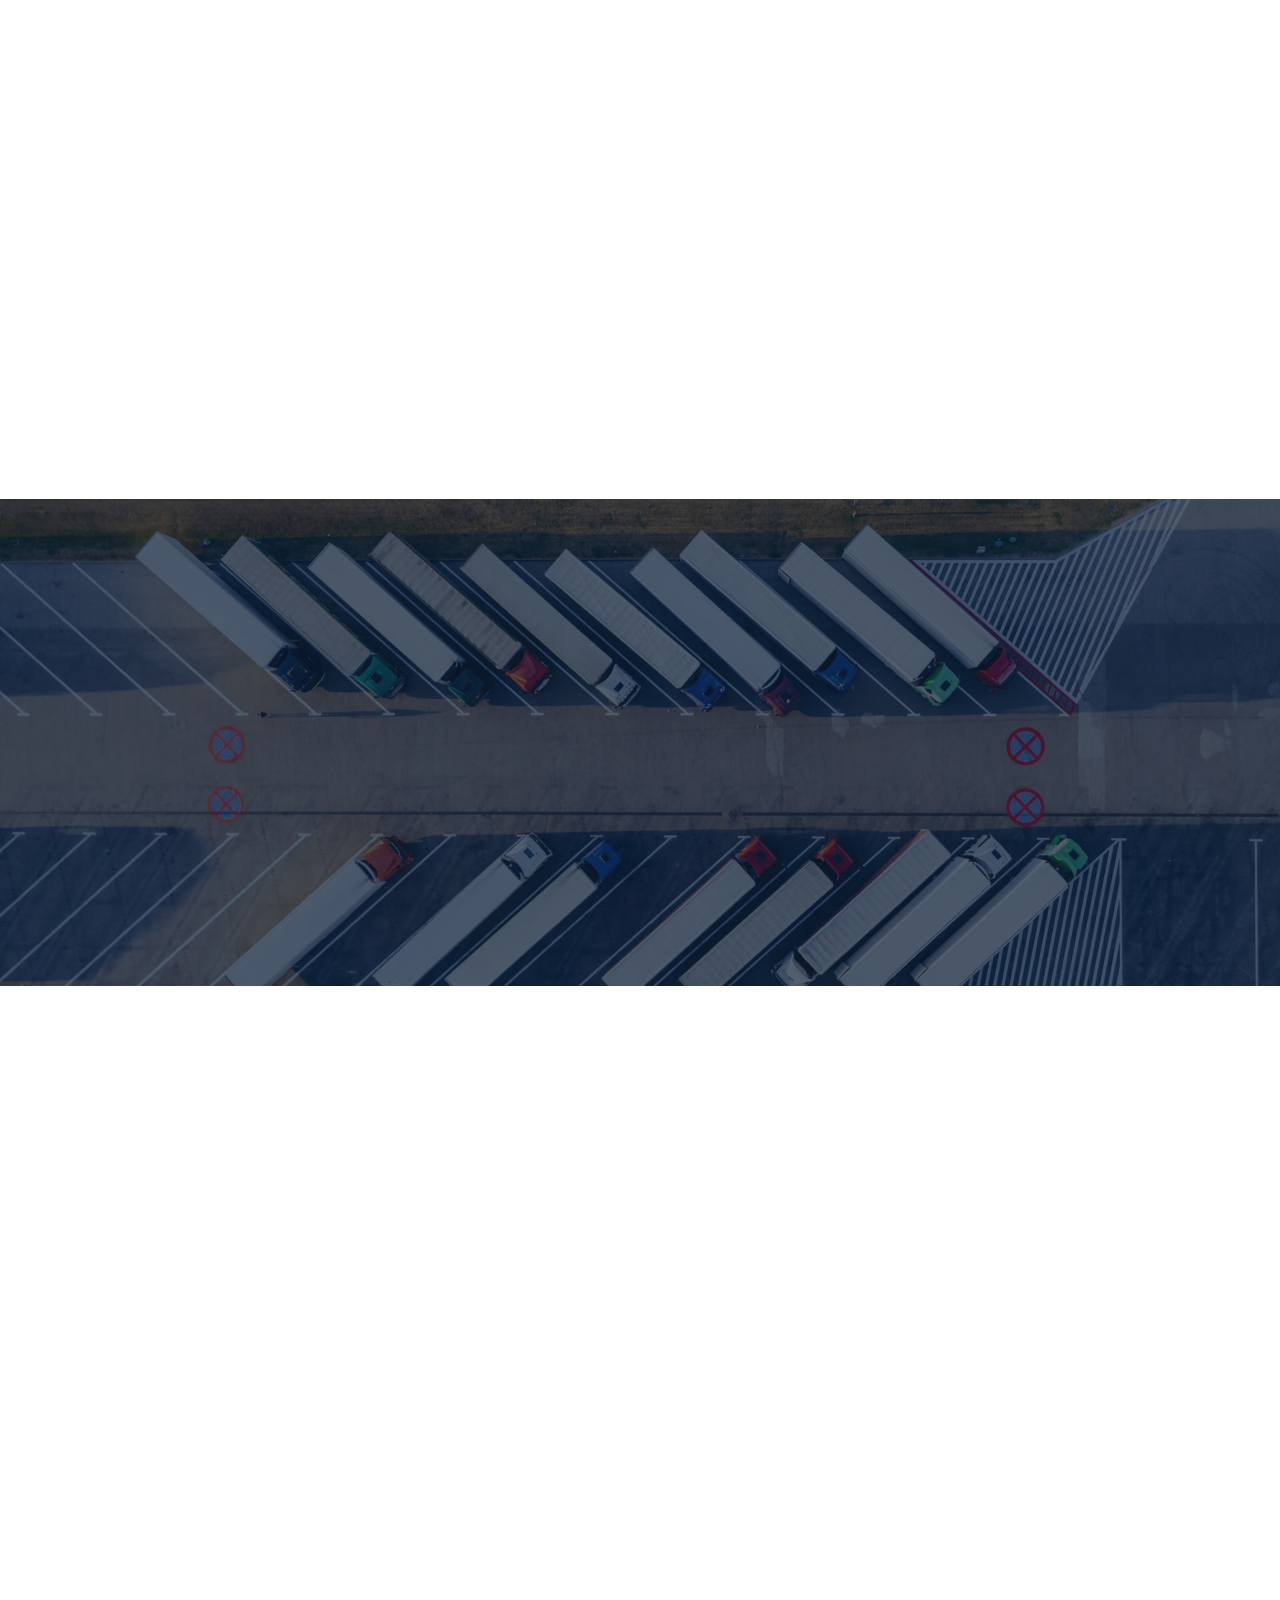
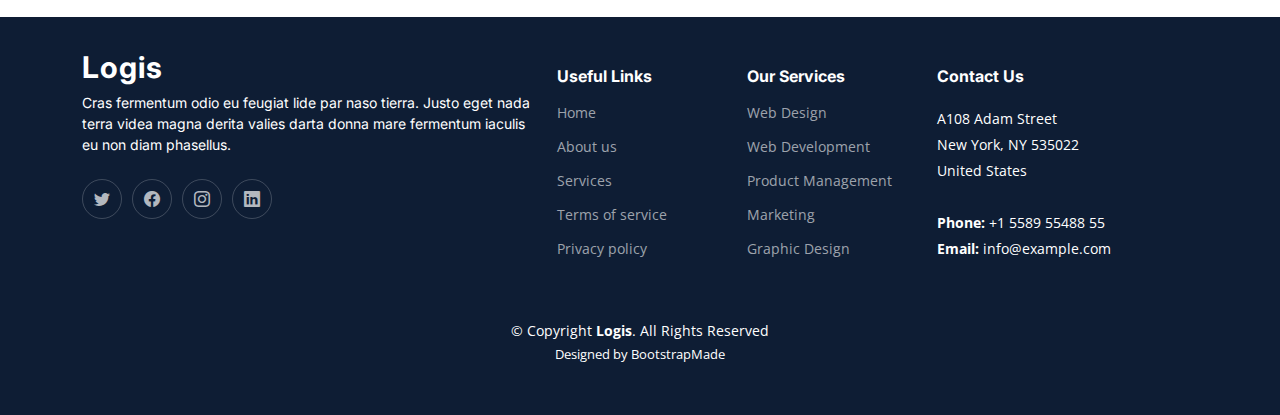
<file: services.html>
<!DOCTYPE html>
<html lang="en">

<head>
  <meta charset="utf-8">
  <meta content="width=device-width, initial-scale=1.0" name="viewport">

  <title>Logis Bootstrap Template - Services</title>
  <meta content="" name="description">
  <meta content="" name="keywords">

  <!-- Favicons -->
  <link href="assets/img/favicon.png" rel="icon">
  <link href="assets/img/apple-touch-icon.png" rel="apple-touch-icon">

  <!-- Google Fonts -->
  <link rel="preconnect" href="https://fonts.googleapis.com">
  <link rel="preconnect" href="https://fonts.gstatic.com" crossorigin>
  <link href="https://fonts.googleapis.com/css2?family=Open+Sans:ital,wght@0,300;0,400;0,500;0,600;0,700;1,300;1,400;1,600;1,700&family=Poppins:ital,wght@0,300;0,400;0,500;0,600;0,700;1,300;1,400;1,500;1,600;1,700&family=Inter:ital,wght@0,300;0,400;0,500;0,600;0,700;1,300;1,400;1,500;1,600;1,700&display=swap" rel="stylesheet">

  <!-- Vendor CSS Files -->
  <link href="assets/vendor/bootstrap/css/bootstrap.min.css" rel="stylesheet">
  <link href="assets/vendor/bootstrap-icons/bootstrap-icons.css" rel="stylesheet">
  <link href="assets/vendor/fontawesome-free/css/all.min.css" rel="stylesheet">
  <link href="assets/vendor/glightbox/css/glightbox.min.css" rel="stylesheet">
  <link href="assets/vendor/swiper/swiper-bundle.min.css" rel="stylesheet">
  <link href="assets/vendor/aos/aos.css" rel="stylesheet">

  <!-- Template Main CSS File -->
  <link href="assets/css/main.css" rel="stylesheet">

  <!-- =======================================================
  * Template Name: Logis
  * Updated: Mar 09 2023 with Bootstrap v5.2.3
  * Template URL: https://bootstrapmade.com/logis-bootstrap-logistics-website-template/
  * Author: BootstrapMade.com
  * License: https://bootstrapmade.com/license/
  ======================================================== -->
</head>

<body>

  <!-- ======= Header ======= -->
  <header id="header" class="header d-flex align-items-center fixed-top">
    <div class="container-fluid container-xl d-flex align-items-center justify-content-between">

      <a href="index.html" class="logo d-flex align-items-center">
        <!-- Uncomment the line below if you also wish to use an image logo -->
        <!-- <img src="assets/img/logo.png" alt=""> -->
        <h1>Logis</h1>
      </a>

      <i class="mobile-nav-toggle mobile-nav-show bi bi-list"></i>
      <i class="mobile-nav-toggle mobile-nav-hide d-none bi bi-x"></i>
      <nav id="navbar" class="navbar">
        <ul>
          <li><a href="index.html">Home</a></li>
          <li><a href="about.html">About</a></li>
          <li><a href="services.html" class="active">Services</a></li>
          <li><a href="pricing.html">Pricing</a></li>
          <li class="dropdown"><a href="#"><span>Drop Down</span> <i class="bi bi-chevron-down dropdown-indicator"></i></a>
            <ul>
              <li><a href="#">Drop Down 1</a></li>
              <li class="dropdown"><a href="#"><span>Deep Drop Down</span> <i class="bi bi-chevron-down dropdown-indicator"></i></a>
                <ul>
                  <li><a href="#">Deep Drop Down 1</a></li>
                  <li><a href="#">Deep Drop Down 2</a></li>
                  <li><a href="#">Deep Drop Down 3</a></li>
                  <li><a href="#">Deep Drop Down 4</a></li>
                  <li><a href="#">Deep Drop Down 5</a></li>
                </ul>
              </li>
              <li><a href="#">Drop Down 2</a></li>
              <li><a href="#">Drop Down 3</a></li>
              <li><a href="#">Drop Down 4</a></li>
            </ul>
          </li>
          <li><a href="contact.html">Contact</a></li>
          <li><a class="get-a-quote" href="get-a-quote.html">Get a Quote</a></li>
        </ul>
      </nav><!-- .navbar -->

    </div>
  </header><!-- End Header -->
  <!-- End Header -->

  <main id="main">

    <!-- ======= Breadcrumbs ======= -->
    <div class="breadcrumbs">
      <div class="page-header d-flex align-items-center" style="background-image: url('assets/img/page-header.jpg');">
        <div class="container position-relative">
          <div class="row d-flex justify-content-center">
            <div class="col-lg-6 text-center">
              <h2>Services</h2>
              <p>Odio et unde deleniti. Deserunt numquam exercitationem. Officiis quo odio sint voluptas consequatur ut a odio voluptatem. Sit dolorum debitis veritatis natus dolores. Quasi ratione sint. Sit quaerat ipsum dolorem.</p>
            </div>
          </div>
        </div>
      </div>
      <nav>
        <div class="container">
          <ol>
            <li><a href="index.html">Home</a></li>
            <li>Services</li>
          </ol>
        </div>
      </nav>
    </div><!-- End Breadcrumbs -->

    <!-- ======= Featured Services Section ======= -->
    <section id="featured-services" class="featured-services">
      <div class="container">

        <div class="row gy-4">

          <div class="col-lg-4 col-md-6 service-item d-flex" data-aos="fade-up">
            <div class="icon flex-shrink-0"><i class="fa-solid fa-cart-flatbed"></i></div>
            <div>
              <h4 class="title">Lorem Ipsum</h4>
              <p class="description">Voluptatum deleniti atque corrupti quos dolores et quas molestias excepturi sint occaecati cupiditate non provident</p>
              <a href="service-details.html" class="readmore stretched-link"><span>Learn More</span><i class="bi bi-arrow-right"></i></a>
            </div>
          </div>
          <!-- End Service Item -->

          <div class="col-lg-4 col-md-6 service-item d-flex" data-aos="fade-up" data-aos-delay="100">
            <div class="icon flex-shrink-0"><i class="fa-solid fa-truck"></i></div>
            <div>
              <h4 class="title">Dolor Sitema</h4>
              <p class="description">Minim veniam, quis nostrud exercitation ullamco laboris nisi ut aliquip ex ea commodo consequat tarad limino ata</p>
              <a href="service-details.html" class="readmore stretched-link"><span>Learn More</span><i class="bi bi-arrow-right"></i></a>
            </div>
          </div><!-- End Service Item -->

          <div class="col-lg-4 col-md-6 service-item d-flex" data-aos="fade-up" data-aos-delay="200">
            <div class="icon flex-shrink-0"><i class="fa-solid fa-truck-ramp-box"></i></div>
            <div>
              <h4 class="title">Sed ut perspiciatis</h4>
              <p class="description">Duis aute irure dolor in reprehenderit in voluptate velit esse cillum dolore eu fugiat nulla pariatur</p>
              <a href="service-details.html" class="readmore stretched-link"><span>Learn More</span><i class="bi bi-arrow-right"></i></a>
            </div>
          </div><!-- End Service Item -->

        </div>

      </div>
    </section><!-- End Featured Services Section -->

    <!-- ======= Services Section ======= -->
    <section id="service" class="services pt-0">
      <div class="container" data-aos="fade-up">

        <div class="section-header">
          <span>Our Services</span>
          <h2>Our Services</h2>

        </div>

        <div class="row gy-4">

          <div class="col-lg-4 col-md-6" data-aos="fade-up" data-aos-delay="100">
            <div class="card">
              <div class="card-img">
                <img src="assets/img/storage-service.jpg" alt="" class="img-fluid">
              </div>
              <h3><a href="service-details.html" class="stretched-link">Storage</a></h3>
              <p>Cumque eos in qui numquam. Aut aspernatur perferendis sed atque quia voluptas quisquam repellendus temporibus itaqueofficiis odit</p>
            </div>
          </div><!-- End Card Item -->

          <div class="col-lg-4 col-md-6" data-aos="fade-up" data-aos-delay="200">
            <div class="card">
              <div class="card-img">
                <img src="assets/img/logistics-service.jpg" alt="" class="img-fluid">
              </div>
              <h3><a href="service-details.html" class="stretched-link">Logistics</a></h3>
              <p>Asperiores provident dolor accusamus pariatur dolore nam id audantium ut et iure incidunt molestiae dolor ipsam ducimus occaecati nisi</p>
            </div>
          </div><!-- End Card Item -->

          <div class="col-lg-4 col-md-6" data-aos="fade-up" data-aos-delay="300">
            <div class="card">
              <div class="card-img">
                <img src="assets/img/cargo-service.jpg" alt="" class="img-fluid">
              </div>
              <h3><a href="service-details.html" class="stretched-link">Cargo</a></h3>
              <p>Dicta quam similique quia architecto eos nisi aut ratione aut ipsum reiciendis sit doloremque oluptatem aut et molestiae ut et nihil</p>
            </div>
          </div><!-- End Card Item -->

          <div class="col-lg-4 col-md-6" data-aos="fade-up" data-aos-delay="400">
            <div class="card">
              <div class="card-img">
                <img src="assets/img/trucking-service.jpg" alt="" class="img-fluid">
              </div>
              <h3><a href="service-details.html" class="stretched-link">Trucking</a></h3>
              <p>Dicta quam similique quia architecto eos nisi aut ratione aut ipsum reiciendis sit doloremque oluptatem aut et molestiae ut et nihil</p>
            </div>
          </div><!-- End Card Item -->

          <div class="col-lg-4 col-md-6" data-aos="fade-up" data-aos-delay="500">
            <div class="card">
              <div class="card-img">
                <img src="assets/img/packaging-service.jpg" alt="" class="img-fluid">
              </div>
              <h3><a href="service-details.html" class="stretched-link">Packaging</a></h3>
              <p>Illo consequuntur quisquam delectus praesentium modi dignissimos facere vel cum onsequuntur maiores beatae consequatur magni voluptates</p>
            </div>
          </div><!-- End Card Item -->

          <div class="col-lg-4 col-md-6" data-aos="fade-up" data-aos-delay="600">
            <div class="card">
              <div class="card-img">
                <img src="assets/img/warehousing-service.jpg" alt="" class="img-fluid">
              </div>
              <h3><a href="service-details.html" class="stretched-link">Warehousing</a></h3>
              <p>Quas assumenda non occaecati molestiae. In aut earum sed natus eatae in vero. Ab modi quisquam aut nostrum unde et qui est non quo nulla</p>
            </div>
          </div><!-- End Card Item -->

        </div>

      </div>
    </section><!-- End Services Section -->

    <!-- ======= Features Section ======= -->
    <section id="features" class="features">
      <div class="container">

        <div class="row gy-4 align-items-center features-item" data-aos="fade-up">

          <div class="col-md-5">
            <img src="assets/img/features-1.jpg" class="img-fluid" alt="">
          </div>
          <div class="col-md-7">
            <h3>Voluptatem dignissimos provident quasi corporis voluptates sit assumenda.</h3>
            <p class="fst-italic">
              Lorem ipsum dolor sit amet, consectetur adipiscing elit, sed do eiusmod tempor incididunt ut labore et dolore
              magna aliqua.
            </p>
            <ul>
              <li><i class="bi bi-check"></i> Ullamco laboris nisi ut aliquip ex ea commodo consequat.</li>
              <li><i class="bi bi-check"></i> Duis aute irure dolor in reprehenderit in voluptate velit.</li>
              <li><i class="bi bi-check"></i> Ullam est qui quos consequatur eos accusamus.</li>
            </ul>
          </div>
        </div><!-- Features Item -->

        <div class="row gy-4 align-items-center features-item" data-aos="fade-up">
          <div class="col-md-5 order-1 order-md-2">
            <img src="assets/img/features-2.jpg" class="img-fluid" alt="">
          </div>
          <div class="col-md-7 order-2 order-md-1">
            <h3>Corporis temporibus maiores provident</h3>
            <p class="fst-italic">
              Lorem ipsum dolor sit amet, consectetur adipiscing elit, sed do eiusmod tempor incididunt ut labore et dolore
              magna aliqua.
            </p>
            <p>
              Ullamco laboris nisi ut aliquip ex ea commodo consequat. Duis aute irure dolor in reprehenderit in voluptate
              velit esse cillum dolore eu fugiat nulla pariatur. Excepteur sint occaecat cupidatat non proident, sunt in
              culpa qui officia deserunt mollit anim id est laborum
            </p>
          </div>
        </div><!-- Features Item -->

        <div class="row gy-4 align-items-center features-item" data-aos="fade-up">
          <div class="col-md-5">
            <img src="assets/img/features-3.jpg" class="img-fluid" alt="">
          </div>
          <div class="col-md-7">
            <h3>Sunt consequatur ad ut est nulla consectetur reiciendis animi voluptas</h3>
            <p>Cupiditate placeat cupiditate placeat est ipsam culpa. Delectus quia minima quod. Sunt saepe odit aut quia voluptatem hic voluptas dolor doloremque.</p>
            <ul>
              <li><i class="bi bi-check"></i> Ullamco laboris nisi ut aliquip ex ea commodo consequat.</li>
              <li><i class="bi bi-check"></i> Duis aute irure dolor in reprehenderit in voluptate velit.</li>
              <li><i class="bi bi-check"></i> Facilis ut et voluptatem aperiam. Autem soluta ad fugiat.</li>
            </ul>
          </div>
        </div><!-- Features Item -->

        <div class="row gy-4 align-items-center features-item" data-aos="fade-up">
          <div class="col-md-5 order-1 order-md-2">
            <img src="assets/img/features-4.jpg" class="img-fluid" alt="">
          </div>
          <div class="col-md-7 order-2 order-md-1">
            <h3>Quas et necessitatibus eaque impedit ipsum animi consequatur incidunt in</h3>
            <p class="fst-italic">
              Lorem ipsum dolor sit amet, consectetur adipiscing elit, sed do eiusmod tempor incididunt ut labore et dolore
              magna aliqua.
            </p>
            <p>
              Ullamco laboris nisi ut aliquip ex ea commodo consequat. Duis aute irure dolor in reprehenderit in voluptate
              velit esse cillum dolore eu fugiat nulla pariatur. Excepteur sint occaecat cupidatat non proident, sunt in
              culpa qui officia deserunt mollit anim id est laborum
            </p>
          </div>
        </div><!-- Features Item -->

      </div>
    </section><!-- End Features Section -->

    <!-- ======= Testimonials Section ======= -->
    <section id="testimonials" class="testimonials">
      <div class="container">

        <div class="slides-1 swiper" data-aos="fade-up">
          <div class="swiper-wrapper">

            <div class="swiper-slide">
              <div class="testimonial-item">
                <img src="assets/img/testimonials/testimonials-1.jpg" class="testimonial-img" alt="">
                <h3>Saul Goodman</h3>
                <h4>Ceo &amp; Founder</h4>
                <div class="stars">
                  <i class="bi bi-star-fill"></i><i class="bi bi-star-fill"></i><i class="bi bi-star-fill"></i><i class="bi bi-star-fill"></i><i class="bi bi-star-fill"></i>
                </div>
                <p>
                  <i class="bi bi-quote quote-icon-left"></i>
                  Proin iaculis purus consequat sem cure digni ssim donec porttitora entum suscipit rhoncus. Accusantium quam, ultricies eget id, aliquam eget nibh et. Maecen aliquam, risus at semper.
                  <i class="bi bi-quote quote-icon-right"></i>
                </p>
              </div>
            </div><!-- End testimonial item -->

            <div class="swiper-slide">
              <div class="testimonial-item">
                <img src="assets/img/testimonials/testimonials-2.jpg" class="testimonial-img" alt="">
                <h3>Sara Wilsson</h3>
                <h4>Designer</h4>
                <div class="stars">
                  <i class="bi bi-star-fill"></i><i class="bi bi-star-fill"></i><i class="bi bi-star-fill"></i><i class="bi bi-star-fill"></i><i class="bi bi-star-fill"></i>
                </div>
                <p>
                  <i class="bi bi-quote quote-icon-left"></i>
                  Export tempor illum tamen malis malis eram quae irure esse labore quem cillum quid cillum eram malis quorum velit fore eram velit sunt aliqua noster fugiat irure amet legam anim culpa.
                  <i class="bi bi-quote quote-icon-right"></i>
                </p>
              </div>
            </div><!-- End testimonial item -->

            <div class="swiper-slide">
              <div class="testimonial-item">
                <img src="assets/img/testimonials/testimonials-3.jpg" class="testimonial-img" alt="">
                <h3>Jena Karlis</h3>
                <h4>Store Owner</h4>
                <div class="stars">
                  <i class="bi bi-star-fill"></i><i class="bi bi-star-fill"></i><i class="bi bi-star-fill"></i><i class="bi bi-star-fill"></i><i class="bi bi-star-fill"></i>
                </div>
                <p>
                  <i class="bi bi-quote quote-icon-left"></i>
                  Enim nisi quem export duis labore cillum quae magna enim sint quorum nulla quem veniam duis minim tempor labore quem eram duis noster aute amet eram fore quis sint minim.
                  <i class="bi bi-quote quote-icon-right"></i>
                </p>
              </div>
            </div><!-- End testimonial item -->

            <div class="swiper-slide">
              <div class="testimonial-item">
                <img src="assets/img/testimonials/testimonials-4.jpg" class="testimonial-img" alt="">
                <h3>Matt Brandon</h3>
                <h4>Freelancer</h4>
                <div class="stars">
                  <i class="bi bi-star-fill"></i><i class="bi bi-star-fill"></i><i class="bi bi-star-fill"></i><i class="bi bi-star-fill"></i><i class="bi bi-star-fill"></i>
                </div>
                <p>
                  <i class="bi bi-quote quote-icon-left"></i>
                  Fugiat enim eram quae cillum dolore dolor amet nulla culpa multos export minim fugiat minim velit minim dolor enim duis veniam ipsum anim magna sunt elit fore quem dolore labore illum veniam.
                  <i class="bi bi-quote quote-icon-right"></i>
                </p>
              </div>
            </div><!-- End testimonial item -->

            <div class="swiper-slide">
              <div class="testimonial-item">
                <img src="assets/img/testimonials/testimonials-5.jpg" class="testimonial-img" alt="">
                <h3>John Larson</h3>
                <h4>Entrepreneur</h4>
                <div class="stars">
                  <i class="bi bi-star-fill"></i><i class="bi bi-star-fill"></i><i class="bi bi-star-fill"></i><i class="bi bi-star-fill"></i><i class="bi bi-star-fill"></i>
                </div>
                <p>
                  <i class="bi bi-quote quote-icon-left"></i>
                  Quis quorum aliqua sint quem legam fore sunt eram irure aliqua veniam tempor noster veniam enim culpa labore duis sunt culpa nulla illum cillum fugiat legam esse veniam culpa fore nisi cillum quid.
                  <i class="bi bi-quote quote-icon-right"></i>
                </p>
              </div>
            </div><!-- End testimonial item -->

          </div>
          <div class="swiper-pagination"></div>
        </div>

      </div>
    </section><!-- End Testimonials Section -->

    <!-- ======= Frequently Asked Questions Section ======= -->
    <section id="faq" class="faq">
      <div class="container" data-aos="fade-up">

        <div class="section-header">
          <span>Frequently Asked Questions</span>
          <h2>Frequently Asked Questions</h2>

        </div>

        <div class="row justify-content-center" data-aos="fade-up" data-aos-delay="200">
          <div class="col-lg-10">

            <div class="accordion accordion-flush" id="faqlist">

              <div class="accordion-item">
                <h3 class="accordion-header">
                  <button class="accordion-button collapsed" type="button" data-bs-toggle="collapse" data-bs-target="#faq-content-1">
                    <i class="bi bi-question-circle question-icon"></i>
                    Non consectetur a erat nam at lectus urna duis?
                  </button>
                </h3>
                <div id="faq-content-1" class="accordion-collapse collapse" data-bs-parent="#faqlist">
                  <div class="accordion-body">
                    Feugiat pretium nibh ipsum consequat. Tempus iaculis urna id volutpat lacus laoreet non curabitur gravida. Venenatis lectus magna fringilla urna porttitor rhoncus dolor purus non.
                  </div>
                </div>
              </div><!-- # Faq item-->

              <div class="accordion-item">
                <h3 class="accordion-header">
                  <button class="accordion-button collapsed" type="button" data-bs-toggle="collapse" data-bs-target="#faq-content-2">
                    <i class="bi bi-question-circle question-icon"></i>
                    Feugiat scelerisque varius morbi enim nunc faucibus a pellentesque?
                  </button>
                </h3>
                <div id="faq-content-2" class="accordion-collapse collapse" data-bs-parent="#faqlist">
                  <div class="accordion-body">
                    Dolor sit amet consectetur adipiscing elit pellentesque habitant morbi. Id interdum velit laoreet id donec ultrices. Fringilla phasellus faucibus scelerisque eleifend donec pretium. Est pellentesque elit ullamcorper dignissim. Mauris ultrices eros in cursus turpis massa tincidunt dui.
                  </div>
                </div>
              </div><!-- # Faq item-->

              <div class="accordion-item">
                <h3 class="accordion-header">
                  <button class="accordion-button collapsed" type="button" data-bs-toggle="collapse" data-bs-target="#faq-content-3">
                    <i class="bi bi-question-circle question-icon"></i>
                    Dolor sit amet consectetur adipiscing elit pellentesque habitant morbi?
                  </button>
                </h3>
                <div id="faq-content-3" class="accordion-collapse collapse" data-bs-parent="#faqlist">
                  <div class="accordion-body">
                    Eleifend mi in nulla posuere sollicitudin aliquam ultrices sagittis orci. Faucibus pulvinar elementum integer enim. Sem nulla pharetra diam sit amet nisl suscipit. Rutrum tellus pellentesque eu tincidunt. Lectus urna duis convallis convallis tellus. Urna molestie at elementum eu facilisis sed odio morbi quis
                  </div>
                </div>
              </div><!-- # Faq item-->

              <div class="accordion-item">
                <h3 class="accordion-header">
                  <button class="accordion-button collapsed" type="button" data-bs-toggle="collapse" data-bs-target="#faq-content-4">
                    <i class="bi bi-question-circle question-icon"></i>
                    Ac odio tempor orci dapibus. Aliquam eleifend mi in nulla?
                  </button>
                </h3>
                <div id="faq-content-4" class="accordion-collapse collapse" data-bs-parent="#faqlist">
                  <div class="accordion-body">
                    <i class="bi bi-question-circle question-icon"></i>
                    Dolor sit amet consectetur adipiscing elit pellentesque habitant morbi. Id interdum velit laoreet id donec ultrices. Fringilla phasellus faucibus scelerisque eleifend donec pretium. Est pellentesque elit ullamcorper dignissim. Mauris ultrices eros in cursus turpis massa tincidunt dui.
                  </div>
                </div>
              </div><!-- # Faq item-->

              <div class="accordion-item">
                <h3 class="accordion-header">
                  <button class="accordion-button collapsed" type="button" data-bs-toggle="collapse" data-bs-target="#faq-content-5">
                    <i class="bi bi-question-circle question-icon"></i>
                    Tempus quam pellentesque nec nam aliquam sem et tortor consequat?
                  </button>
                </h3>
                <div id="faq-content-5" class="accordion-collapse collapse" data-bs-parent="#faqlist">
                  <div class="accordion-body">
                    Molestie a iaculis at erat pellentesque adipiscing commodo. Dignissim suspendisse in est ante in. Nunc vel risus commodo viverra maecenas accumsan. Sit amet nisl suscipit adipiscing bibendum est. Purus gravida quis blandit turpis cursus in
                  </div>
                </div>
              </div><!-- # Faq item-->

            </div>

          </div>
        </div>

      </div>
    </section><!-- End Frequently Asked Questions Section -->

  </main><!-- End #main -->

  <!-- ======= Footer ======= -->
  <footer id="footer" class="footer">

    <div class="container">
      <div class="row gy-4">
        <div class="col-lg-5 col-md-12 footer-info">
          <a href="index.html" class="logo d-flex align-items-center">
            <span>Logis</span>
          </a>
          <p>Cras fermentum odio eu feugiat lide par naso tierra. Justo eget nada terra videa magna derita valies darta donna mare fermentum iaculis eu non diam phasellus.</p>
          <div class="social-links d-flex mt-4">
            <a href="#" class="twitter"><i class="bi bi-twitter"></i></a>
            <a href="#" class="facebook"><i class="bi bi-facebook"></i></a>
            <a href="#" class="instagram"><i class="bi bi-instagram"></i></a>
            <a href="#" class="linkedin"><i class="bi bi-linkedin"></i></a>
          </div>
        </div>

        <div class="col-lg-2 col-6 footer-links">
          <h4>Useful Links</h4>
          <ul>
            <li><a href="#">Home</a></li>
            <li><a href="#">About us</a></li>
            <li><a href="#">Services</a></li>
            <li><a href="#">Terms of service</a></li>
            <li><a href="#">Privacy policy</a></li>
          </ul>
        </div>

        <div class="col-lg-2 col-6 footer-links">
          <h4>Our Services</h4>
          <ul>
            <li><a href="#">Web Design</a></li>
            <li><a href="#">Web Development</a></li>
            <li><a href="#">Product Management</a></li>
            <li><a href="#">Marketing</a></li>
            <li><a href="#">Graphic Design</a></li>
          </ul>
        </div>

        <div class="col-lg-3 col-md-12 footer-contact text-center text-md-start">
          <h4>Contact Us</h4>
          <p>
            A108 Adam Street <br>
            New York, NY 535022<br>
            United States <br><br>
            <strong>Phone:</strong> +1 5589 55488 55<br>
            <strong>Email:</strong> info@example.com<br>
          </p>

        </div>

      </div>
    </div>

    <div class="container mt-4">
      <div class="copyright">
        &copy; Copyright <strong><span>Logis</span></strong>. All Rights Reserved
      </div>
      <div class="credits">
        <!-- All the links in the footer should remain intact. -->
        <!-- You can delete the links only if you purchased the pro version. -->
        <!-- Licensing information: https://bootstrapmade.com/license/ -->
        <!-- Purchase the pro version with working PHP/AJAX contact form: https://bootstrapmade.com/logis-bootstrap-logistics-website-template/ -->
        Designed by <a href="https://bootstrapmade.com/">BootstrapMade</a>
      </div>
    </div>

  </footer><!-- End Footer -->
  <!-- End Footer -->

  <a href="#" class="scroll-top d-flex align-items-center justify-content-center"><i class="bi bi-arrow-up-short"></i></a>

  <div id="preloader"></div>

  <!-- Vendor JS Files -->
  <script src="assets/vendor/bootstrap/js/bootstrap.bundle.min.js"></script>
  <script src="assets/vendor/purecounter/purecounter_vanilla.js"></script>
  <script src="assets/vendor/glightbox/js/glightbox.min.js"></script>
  <script src="assets/vendor/swiper/swiper-bundle.min.js"></script>
  <script src="assets/vendor/aos/aos.js"></script>
  <script src="assets/vendor/php-email-form/validate.js"></script>

  <!-- Template Main JS File -->
  <script src="assets/js/main.js"></script>

</body>

</html>
</file>
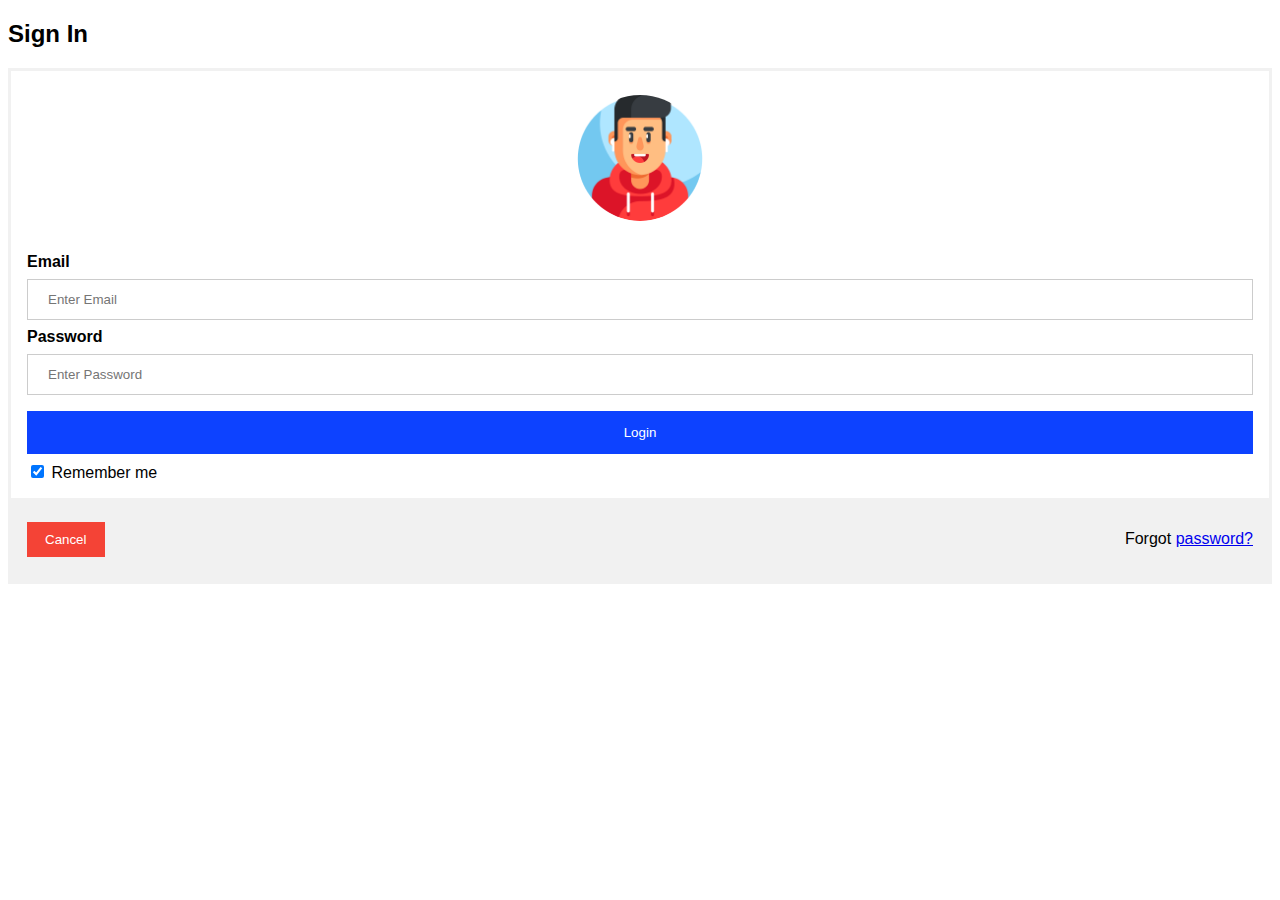
<file: SignIn.html>
<!DOCTYPE html>
<html>
<head>
<meta name="viewport" content="width=device-width, initial-scale=1">
<style>
body {font-family: Arial, Helvetica, sans-serif;}
form {border: 3px solid #f1f1f1;}

input[type=text], input[type=password] {
  width: 100%;
  padding: 12px 20px;
  margin: 8px 0;
  display: inline-block;
  border: 1px solid #ccc;
  box-sizing: border-box;
}

button {
  background-color: #0d42ff;
  color: white;
  padding: 14px 20px;
  margin: 8px 0;
  border: none;
  cursor: pointer;
  width: 100%;
}

button:hover {
  opacity: 0.8;
}

.cancelbtn {
  width: auto;
  padding: 10px 18px;
  background-color: #f44336;
}

.imgcontainer {
  text-align: center;
  margin: 24px 0 12px 0;
}

img.avatar {
  width: 10%;
  border-radius: 50%;
}

.container {
  padding: 16px;
}

span.psw {
  float: right;
  padding-top: 16px;
}

/* Change styles for span and cancel button on extra small screens */
@media screen and (max-width: 300px) {
  span.psw {
     display: block;
     float: none;
  }
  .cancelbtn {
     width: 100%;
  }
}
</style>
</head>
<body>

<h2>Sign In</h2>

<form action="/action_page.php" method="post">
  <div class="imgcontainer">
    <img src="assets/img/gamer.png" alt="Avatar" class="avatar">
  </div>

  <div class="container">
    <label for="uname"><b>Email</b></label>
    <input type="text" placeholder="Enter Email" name="uname" required>

    <label for="psw"><b>Password</b></label>
    <input type="password" placeholder="Enter Password" name="psw" required>

    <button type="submit">Login</button>
    <label>
      <input type="checkbox" checked="checked" name="remember"> Remember me
    </label>
  </div>

  <div class="container" style="background-color:#f1f1f1">
    <button type="button" class="cancelbtn">Cancel</button>
    <span class="psw">Forgot <a href="#">password?</a></span>
  </div>
</form>

</body>
</html>
</file>
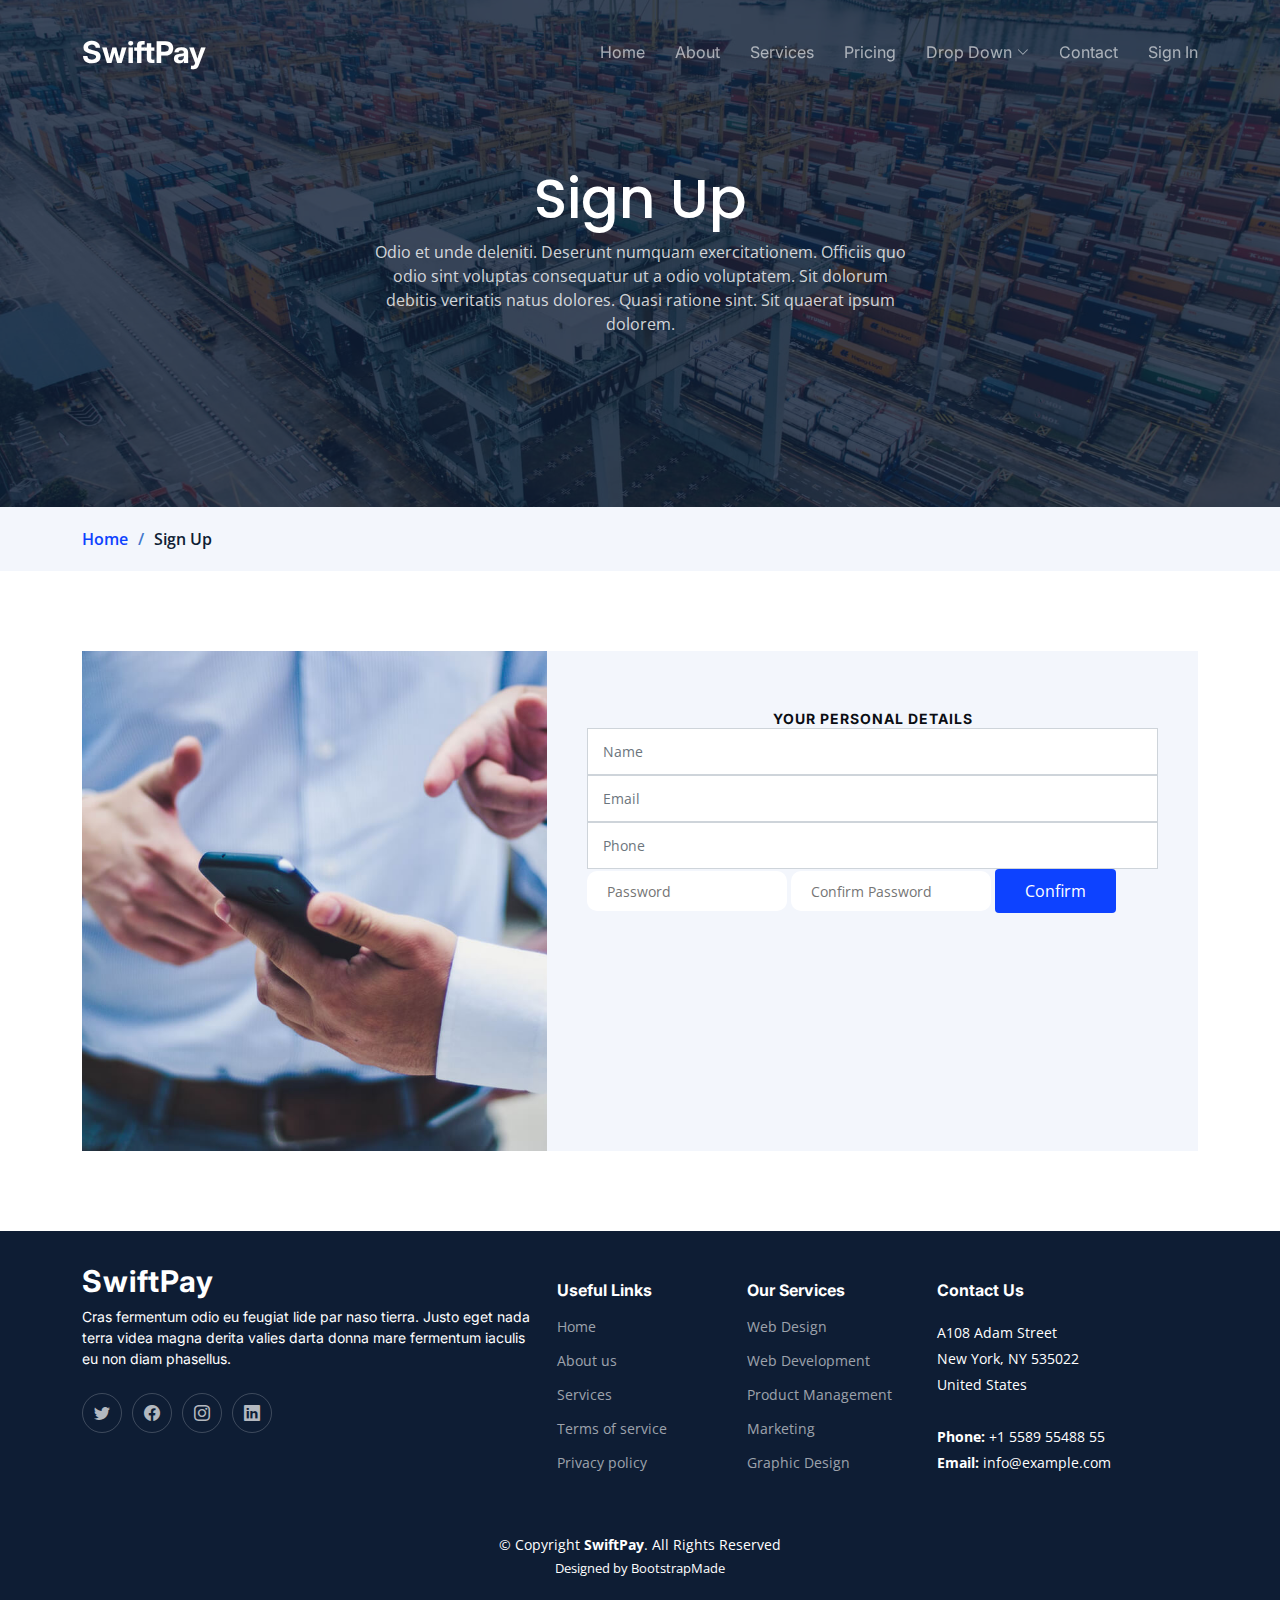
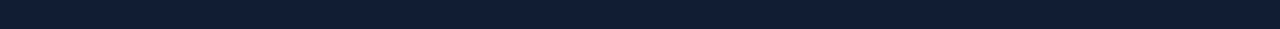
<file: SignUp.html>
<!DOCTYPE html>
<html lang="en">
<head>
  <link rel="stylesheet" href="styles.css">
</head>
<head>
  <meta charset="utf-8">
  <meta content="width=device-width, initial-scale=1.0" name="viewport">

  <title>SwiftPay Bootstrap Template - Sign Up</title>
  <meta content="" name="description">
  <meta content="" name="keywords">

  <!-- Favicons -->
  <link href="assets/img/favicon.png" rel="icon">
  <link href="assets/img/apple-touch-icon.png" rel="apple-touch-icon">

  <!-- Google Fonts -->
  <link rel="preconnect" href="https://fonts.googleapis.com">
  <link rel="preconnect" href="https://fonts.gstatic.com" crossorigin>
  <link
    href="https://fonts.googleapis.com/css2?family=Open+Sans:ital,wght@0,300;0,400;0,500;0,600;0,700;1,300;1,400;1,600;1,700&family=Poppins:ital,wght@0,300;0,400;0,500;0,600;0,700;1,300;1,400;1,500;1,600;1,700&family=Inter:ital,wght@0,300;0,400;0,500;0,600;0,700;1,300;1,400;1,500;1,600;1,700&display=swap"
    rel="stylesheet">

  <!-- Vendor CSS Files -->
  <link href="assets/vendor/bootstrap/css/bootstrap.min.css" rel="stylesheet">
  <link href="assets/vendor/bootstrap-icons/bootstrap-icons.css" rel="stylesheet">
  <link href="assets/vendor/fontawesome-free/css/all.min.css" rel="stylesheet">
  <link href="assets/vendor/glightbox/css/glightbox.min.css" rel="stylesheet">
  <link href="assets/vendor/swiper/swiper-bundle.min.css" rel="stylesheet">
  <link href="assets/vendor/aos/aos.css" rel="stylesheet">

  <!-- Template Main CSS File -->
  <link href="assets/css/main.css" rel="stylesheet">

  <!-- =======================================================
  * Template Name: SwiftPay
  * Updated: Mar 09 2023 with Bootstrap v5.2.3
  * Template URL: https://bootstrapmade.com/SwiftPay-bootstrap-SwiftPaytics-website-template/
  * Author: BootstrapMade.com
  * License: https://bootstrapmade.com/license/
  ======================================================== -->
</head>

<body>

  <!-- ======= Header ======= -->
  <header id="header" class="header d-flex align-items-center fixed-top">
    <div class="container-fluid container-xl d-flex align-items-center justify-content-between">

      <a href="index.html" class="logo d-flex align-items-center">
        <!-- Uncomment the line below if you also wish to use an image logo -->
        <!-- <img src="assets/img/logo.png" alt=""> -->
        <h1>SwiftPay</h1>
      </a>

      <i class="mobile-nav-toggle mobile-nav-show bi bi-list"></i>
      <i class="mobile-nav-toggle mobile-nav-hide d-none bi bi-x"></i>
      <nav id="navbar" class="navbar">
        <ul>
          <li><a href="index.html">Home</a></li>
          <li><a href="about.html">About</a></li>
          <li><a href="services.html">Services</a></li>
          <li><a href="pricing.html">Pricing</a></li>
          <li class="dropdown"><a href="#"><span>Drop Down</span> <i class="bi bi-chevron-down dropdown-indicator"></i></a>
            <ul>
              <li><a href="#">Drop Down 1</a></li>
              <li class="dropdown"><a href="#"><span>Deep Drop Down</span> <i class="bi bi-chevron-down dropdown-indicator"></i></a>
                <ul>
                  <li><a href="#">Deep Drop Down 1</a></li>
                  <li><a href="#">Deep Drop Down 2</a></li>
                  <li><a href="#">Deep Drop Down 3</a></li>
                  <li><a href="#">Deep Drop Down 4</a></li>
                  <li><a href="#">Deep Drop Down 5</a></li>
                </ul>
              </li>
              <li><a href="#">Drop Down 2</a></li>
              <li><a href="#">Drop Down 3</a></li>
              <li><a href="#">Drop Down 4</a></li>
            </ul>
          </li>
          <li><a href="contact.html">Contact</a></li>
          <li><a class="Sign In" href="SignIn.html">Sign In</a></li>
        </ul>
      </nav><!-- .navbar -->

    </div>
  </header><!-- End Header -->
  <!-- End Header -->

  <main id="main">

    <!-- ======= Breadcrumbs ======= -->
    <div class="breadcrumbs">
      <div class="page-header d-flex align-items-center" style="background-image: url('assets/img/page-header.jpg');">
        <div class="container position-relative">
          <div class="row d-flex justify-content-center">
            <div class="col-lg-6 text-center">
              <h2>Sign Up</h2>
              <p>Odio et unde deleniti. Deserunt numquam exercitationem. Officiis quo odio sint voluptas consequatur ut a odio voluptatem. Sit dolorum debitis veritatis natus dolores. Quasi ratione sint. Sit quaerat ipsum dolorem.</p>
            </div>
          </div>
        </div>
      </div>
      <nav>
        <div class="container">
          <ol>
            <li><a href="index.html">Home</a></li>
            <li>Sign Up</li>
          </ol>
        </div>
      </nav>
    </div><!-- End Breadcrumbs -->

    <!-- ======= Get a Quote Section ======= -->
    <section id="get-a-quote" class="get-a-quote">
      <div class="container" data-aos="fade-up">

        <div class="row g-0">

          <div class="col-lg-5 quote-bg" style="background-image: url(assets/img/quote-bg.jpg);"></div>

          <div class="col-lg-7">
            <form action="forms/quote.php" method="post" class="php-email-form">
              <!-- <h3>Get a quote</h3>
              <p>Vel nobis odio laboriosam et hic voluptatem. Inventore vitae totam. Rerum repellendus enim linead sero park flows.</p>
              <div class="row gy-4">

                <div class="col-md-6">
                  <input type="text" name="departure" class="form-control" placeholder="City of Departure" required>
                </div>

                <div class="col-md-6">
                  <input type="text" name="delivery" class="form-control" placeholder="Delivery City" required>
                </div>

                <div class="col-md-6">
                  <input type="text" name="weight" class="form-control" placeholder="Total Weight (kg)" required>
                </div> -->

              <!-- <div class="col-md-6">
                  <input type="text" name="dimensions" class="form-control" placeholder="Dimensions (cm)" required>
                </div> -->

              <div class="col-lg-12">
                <h4>
                  <center>
                    Your Personal Details
                  </center>
                </h4>
              </div>

              <div class="col-md-12">
                <input type="text" name="name" class="form-control" placeholder="Name" required>
              </div>

              <div class="col-md-12 ">
                <input type="email" class="form-control" name="email" placeholder="Email" required>
              </div>

              <div class="col-md-12">
                <input type="text" class="form-control" name="phone" placeholder="Phone" required>
              </div>

              <!-- <div class="col-md-12">
                  <textarea class="form-control" name="message" rows="6" placeholder="Message" required></textarea>
                </div> -->
              <div>
                <form class="pure-form">
                  <fieldset>
                    <!-- <legend>Confirm password with HTML5</legend> -->

                    <input type="password" placeholder="Password" id="password" required>
                    <input type="password" placeholder="Confirm Password" id="confirm_password" required>

                    <button type="submit" class="pure-button pure-button-primary">Confirm</button>
                  </fieldset>
                </form>
              </div>
              <!-- <div class="col-md-12 text-center">
                <div class="loading">Loading</div>
                <div class="error-message"></div>
                <div class="sent-message">Your quote request has been sent successfully. Thank you!</div>

                <button type="submit">Get a quote</button>
              </div> -->

          </div>
          </form>
        </div><!-- End Quote Form -->

      </div>

      </div>
    </section><!-- End Get a Quote Section -->

  </main><!-- End #main -->

  <!-- ======= Footer ======= -->
  <footer id="footer" class="footer">

    <div class="container">
      <div class="row gy-4">
        <div class="col-lg-5 col-md-12 footer-info">
          <a href="index.html" class="logo d-flex align-items-center">
            <span>SwiftPay</span>
          </a>
          <p>Cras fermentum odio eu feugiat lide par naso tierra. Justo eget nada terra videa magna derita valies darta donna mare fermentum iaculis eu non diam phasellus.</p>
          <div class="social-links d-flex mt-4">
            <a href="#" class="twitter"><i class="bi bi-twitter"></i></a>
            <a href="#" class="facebook"><i class="bi bi-facebook"></i></a>
            <a href="#" class="instagram"><i class="bi bi-instagram"></i></a>
            <a href="#" class="linkedin"><i class="bi bi-linkedin"></i></a>
          </div>
        </div>

        <div class="col-lg-2 col-6 footer-links">
          <h4>Useful Links</h4>
          <ul>
            <li><a href="#">Home</a></li>
            <li><a href="#">About us</a></li>
            <li><a href="#">Services</a></li>
            <li><a href="#">Terms of service</a></li>
            <li><a href="#">Privacy policy</a></li>
          </ul>
        </div>

        <div class="col-lg-2 col-6 footer-links">
          <h4>Our Services</h4>
          <ul>
            <li><a href="#">Web Design</a></li>
            <li><a href="#">Web Development</a></li>
            <li><a href="#">Product Management</a></li>
            <li><a href="#">Marketing</a></li>
            <li><a href="#">Graphic Design</a></li>
          </ul>
        </div>

        <div class="col-lg-3 col-md-12 footer-contact text-center text-md-start">
          <h4>Contact Us</h4>
          <p>
            A108 Adam Street <br>
            New York, NY 535022<br>
            United States <br><br>
            <strong>Phone:</strong> +1 5589 55488 55<br>
            <strong>Email:</strong> info@example.com<br>
          </p>

        </div>

      </div>
    </div>

    <div class="container mt-4">
      <div class="copyright">
        &copy; Copyright <strong><span>SwiftPay</span></strong>. All Rights Reserved
      </div>
      <div class="credits">
        <!-- All the links in the footer should remain intact. -->
        <!-- You can delete the links only if you purchased the pro version. -->
        <!-- Licensing information: https://bootstrapmade.com/license/ -->
        <!-- Purchase the pro version with working PHP/AJAX contact form: https://bootstrapmade.com/SwiftPay-bootstrap-SwiftPaytics-website-template/ -->
        Designed by <a href="https://bootstrapmade.com/">BootstrapMade</a>
      </div>
    </div>

  </footer><!-- End Footer -->
  <!-- End Footer -->

  <a href="#" class="scroll-top d-flex align-items-center justify-content-center"><i class="bi bi-arrow-up-short"></i></a>

  <div id="preloader"></div>

  <!-- Vendor JS Files -->
  <script src="assets/vendor/bootstrap/js/bootstrap.bundle.min.js"></script>
  <script src="assets/vendor/purecounter/purecounter_vanilla.js"></script>
  <script src="assets/vendor/glightbox/js/glightbox.min.js"></script>
  <script src="assets/vendor/swiper/swiper-bundle.min.js"></script>
  <script src="assets/vendor/aos/aos.js"></script>
  <script src="assets/vendor/php-email-form/validate.js"></script>

  <!-- Template Main JS File -->
  <script src="assets/js/main.js"></script>

</body>

</html>
</file>
<file: styles.css>
.form-control
{
  border-radius: 25px 25px 0px 0px;
}
.pure-form{
  border-radius: 25px;
  border: 2px solid #73AD21;
  padding: 20px;
  width: 200px;
  height: 150px;
}

#password
{
  border-radius: 10px;
  border: 2px;
  padding: 20px;
  width: 200px;
  height: 15px;
  margin: 0px;
}
#confirm_password
{
  border-radius: 10px;
  border: 2px;
  padding: 20px;
  width: 200px;
  height: 15px;
  margin: 0px;
}


/* CSS */
.SignUp {
  display: flex;
  flex-direction: column;
  align-items: center;
  padding: 6px 14px;
  font-family: -apple-system, BlinkMacSystemFont, 'Roboto', sans-serif;
  border-radius: 6px;
  border: none;

  color: #fff;
  background: linear-gradient(180deg, #4B91F7 0%, #367AF6 100%);
   background-origin: border-box;
  box-shadow: 0px 0.5px 1.5px rgba(54, 122, 246, 0.25), inset 0px 0.8px 0px -0.25px rgba(255, 255, 255, 0.2);
  user-select: none;
  -webkit-user-select: none;
  touch-action: manipulation;
}

.button-10:focus {
  box-shadow: inset 0px 0.8px 0px -0.25px rgba(255, 255, 255, 0.2), 0px 0.5px 1.5px rgba(54, 122, 246, 0.25), 0px 0px 0px 3.5px rgba(58, 108, 217, 0.5);
  outline: 0;
}


.col-lg-6
{
  padding: 25px 50px 75px 100px;
}
.img-fluid
{
  position: relative; top: -25px;
}
</file>
<file: assets/css/main.css>
/**
* Template Name: Logis
* Updated: Mar 09 2023 with Bootstrap v5.2.3
* Template URL: https://bootstrapmade.com/logis-bootstrap-logistics-website-template/
* Author: BootstrapMade.com
* License: https://bootstrapmade.com/license/
*/

/*--------------------------------------------------------------
# Set main reusable colors and fonts using CSS variables
# Learn more about CSS variables at https://developer.mozilla.org/en-US/docs/Web/CSS/Using_CSS_custom_properties
--------------------------------------------------------------*/
/* Fonts */
:root {
  --font-default: "Open Sans", system-ui, -apple-system, "Segoe UI", Roboto, "Helvetica Neue", Arial, "Noto Sans", "Liberation Sans", sans-serif, "Apple Color Emoji", "Segoe UI Emoji", "Segoe UI Symbol", "Noto Color Emoji";
  --font-primary: "Inter", sans-serif;
  --font-secondary: "Poppins", sans-serif;
}

/* Colors */
:root {
  --color-default: #0a0d13;
  --color-primary: #0d42ff;
  --color-secondary: #0e1d34;
}

/* Smooth scroll behavior */
:root {
  scroll-behavior: smooth;
}

/*--------------------------------------------------------------
# General
--------------------------------------------------------------*/
body {
  font-family: var(--font-default);
  color: var(--color-default);
}

a {
  color: var(--color-primary);
  text-decoration: none;
}

a:hover {
  color: #406aff;
  text-decoration: none;
}

h1,
h2,
h3,
h4,
h5,
h6 {
  font-family: var(--font-primary);
}

/*--------------------------------------------------------------
# Sections & Section Header
--------------------------------------------------------------*/
section {
  padding: 80px 0;
  overflow: hidden;
}

.section-header {
  text-align: center;
  padding: 30px 0;
  position: relative;
}

.section-header h2 {
  font-size: 32px;
  font-weight: 700;
  text-transform: uppercase;
  margin-bottom: 20px;
  padding-bottom: 0;
  color: #001973;
  position: relative;
  z-index: 2;
  margin-bottom: 20px;
  padding-bottom: 20px;
  position: relative;
}

.section-header h2:after {
  content: "";
  position: absolute;
  display: block;
  width: 50px;
  height: 3px;
  background: var(--color-primary);
  left: 0;
  right: 0;
  bottom: 0;
  margin: auto;
}

.section-header span {
  position: absolute;
  top: 46px;
  color: rgba(14, 29, 52, 0.06);
  left: 0;
  right: 0;
  z-index: 1;
  font-weight: 700;
  font-size: 56px;
  text-transform: uppercase;
  line-height: 0;
}

.section-header p {
  margin-bottom: 0;
  position: relative;
  z-index: 2;
}

@media (max-width: 640px) {
  .section-header h2 {
    font-size: 28px;
    margin-bottom: 15px;
  }

  .section-header span {
    font-size: 38px;
  }
}

/*--------------------------------------------------------------
# Breadcrumbs
--------------------------------------------------------------*/
.breadcrumbs .page-header {
  padding: 140px 0 80px 0;
  position: relative;
  background-size: cover;
  background-position: center;
  background-repeat: no-repeat;
}

.breadcrumbs .page-header:before {
  content: "";
  background-color: rgba(14, 29, 52, 0.8);
  position: absolute;
  inset: 0;
}

.breadcrumbs .page-header h2 {
  font-size: 56px;
  font-weight: 500;
  color: #fff;
  font-family: var(--font-secondary);
}

.breadcrumbs .page-header p {
  color: rgba(255, 255, 255, 0.8);
}

.breadcrumbs nav {
  background-color: #f3f6fc;
  padding: 20px 0;
}

.breadcrumbs nav ol {
  display: flex;
  flex-wrap: wrap;
  list-style: none;
  margin: 0;
  padding: 0;
  font-size: 16px;
  font-weight: 600;
  color: var(--color-secondary);
}

.breadcrumbs nav ol a {
  color: var(--color-primary);
  transition: 0.3s;
}

.breadcrumbs nav ol a:hover {
  text-decoration: underline;
}

.breadcrumbs nav ol li+li {
  padding-left: 10px;
}

.breadcrumbs nav ol li+li::before {
  display: inline-block;
  padding-right: 10px;
  color: #4278cc;
  content: "/";
}

/*--------------------------------------------------------------
# Scroll top button
--------------------------------------------------------------*/
.scroll-top {
  position: fixed;
  visibility: hidden;
  opacity: 0;
  right: 15px;
  bottom: 15px;
  z-index: 99999;
  background: var(--color-primary);
  width: 40px;
  height: 40px;
  border-radius: 4px;
  transition: all 0.4s;
}

.scroll-top i {
  font-size: 24px;
  color: #fff;
  line-height: 0;
}

.scroll-top:hover {
  background: rgba(13, 66, 255, 0.8);
  color: #fff;
}

.scroll-top.active {
  visibility: visible;
  opacity: 1;
}

/*--------------------------------------------------------------
# Preloader
--------------------------------------------------------------*/
#preloader {
  position: fixed;
  inset: 0;
  z-index: 9999;
  overflow: hidden;
  background: #fff;
  transition: all 0.6s ease-out;
  width: 100%;
  height: 100vh;
}

#preloader:before,
#preloader:after {
  content: "";
  position: absolute;
  border: 4px solid var(--color-primary);
  border-radius: 50%;
  animation: animate-preloader 2s cubic-bezier(0, 0.2, 0.8, 1) infinite;
}

#preloader:after {
  animation-delay: -0.5s;
}

@keyframes animate-preloader {
  0% {
    width: 10px;
    height: 10px;
    top: calc(50% - 5px);
    left: calc(50% - 5px);
    opacity: 1;
  }

  100% {
    width: 72px;
    height: 72px;
    top: calc(50% - 36px);
    left: calc(50% - 36px);
    opacity: 0;
  }
}

/*--------------------------------------------------------------
# Disable aos animation delay on mobile devices
--------------------------------------------------------------*/
@media screen and (max-width: 768px) {
  [data-aos-delay] {
    transition-delay: 0 !important;
  }
}

/*--------------------------------------------------------------
# Header
--------------------------------------------------------------*/
.header {
  transition: all 0.5s;
  z-index: 997;
  padding: 30px 0;
}

.header.sticked {
  background: rgba(14, 29, 52, 0.9);
  padding: 15px 0;
  box-shadow: 0px 2px 20px rgba(14, 29, 52, 0.1);
}

.header .logo img {
  max-height: 40px;
  margin-right: 6px;
}

.header .logo h1 {
  font-size: 30px;
  margin: 0;
  font-weight: 700;
  color: #fff;
  font-family: var(--font-primary);
}

/*--------------------------------------------------------------
# Desktop Navigation
--------------------------------------------------------------*/
@media (min-width: 1280px) {
  .navbar {
    padding: 0;
  }

  .navbar ul {
    margin: 0;
    padding: 0;
    display: flex;
    list-style: none;
    align-items: center;
  }

  .navbar li {
    position: relative;
  }

  .navbar a,
  .navbar a:focus {
    display: flex;
    align-items: center;
    justify-content: space-between;
    padding: 10px 0 10px 30px;
    font-family: var(--font-primary);
    font-size: 16px;
    font-weight: 400;
    color: rgba(255, 255, 255, 0.6);
    white-space: nowrap;
    transition: 0.3s;
  }

  .navbar a i,
  .navbar a:focus i {
    font-size: 12px;
    line-height: 0;
    margin-left: 5px;
  }

  .navbar a:hover,
  .navbar .active,
  .navbar .active:focus,
  .navbar li:hover>a {
    color: #fff;
  }

  .navbar .get-a-quote,
  .navbar .get-a-quote:focus {
    background: var(--color-primary);
    padding: 8px 20px;
    margin-left: 30px;
    border-radius: 4px;
    color: #fff;
  }

  .navbar .get-a-quote:hover,
  .navbar .get-a-quote:focus:hover {
    color: #fff;
    background: #2756ff;
  }

  .navbar .dropdown ul {
    display: block;
    position: absolute;
    left: 14px;
    top: calc(100% + 30px);
    margin: 0;
    padding: 10px 0;
    z-index: 99;
    opacity: 0;
    visibility: hidden;
    background: #fff;
    box-shadow: 0px 0px 30px rgba(127, 137, 161, 0.25);
    transition: 0.3s;
    border-radius: 4px;
  }

  .navbar .dropdown ul li {
    min-width: 200px;
  }

  .navbar .dropdown ul a {
    padding: 10px 20px;
    font-size: 15px;
    text-transform: none;
    font-weight: 400;
    color: var(--color-secondary);
  }

  .navbar .dropdown ul a i {
    font-size: 12px;
  }

  .navbar .dropdown ul a:hover,
  .navbar .dropdown ul .active:hover,
  .navbar .dropdown ul li:hover>a {
    color: var(--color-primary);
  }

  .navbar .dropdown:hover>ul {
    opacity: 1;
    top: 100%;
    visibility: visible;
  }

  .navbar .dropdown .dropdown ul {
    top: 0;
    left: calc(100% - 30px);
    visibility: hidden;
  }

  .navbar .dropdown .dropdown:hover>ul {
    opacity: 1;
    top: 0;
    left: 100%;
    visibility: visible;
  }
}

@media (min-width: 1280px) and (max-width: 1366px) {
  .navbar .dropdown .dropdown ul {
    left: -90%;
  }

  .navbar .dropdown .dropdown:hover>ul {
    left: -100%;
  }
}

@media (min-width: 1280px) {

  .mobile-nav-show,
  .mobile-nav-hide {
    display: none;
  }
}

/*--------------------------------------------------------------
# Mobile Navigation
--------------------------------------------------------------*/
@media (max-width: 1279px) {
  .navbar {
    position: fixed;
    top: 0;
    right: -100%;
    width: 100%;
    max-width: 400px;
    bottom: 0;
    transition: 0.3s;
    z-index: 9997;
  }

  .navbar ul {
    position: absolute;
    inset: 0;
    padding: 50px 0 10px 0;
    margin: 0;
    background: rgba(14, 29, 52, 0.9);
    overflow-y: auto;
    transition: 0.3s;
    z-index: 9998;
  }

  .navbar a,
  .navbar a:focus {
    display: flex;
    align-items: center;
    justify-content: space-between;
    padding: 12px 20px;
    font-family: var(--font-primary);
    font-size: 16px;
    font-weight: 500;
    color: rgba(255, 255, 255, 0.7);
    white-space: nowrap;
    transition: 0.3s;
  }

  .navbar a i,
  .navbar a:focus i {
    font-size: 12px;
    line-height: 0;
    margin-left: 5px;
  }

  .navbar a:hover,
  .navbar .active,
  .navbar .active:focus,
  .navbar li:hover>a {
    color: #fff;
  }

  .navbar .get-a-quote,
  .navbar .get-a-quote:focus {
    background: var(--color-primary);
    padding: 8px 20px;
    border-radius: 4px;
    margin: 15px;
    color: #fff;
  }

  .navbar .get-a-quote:hover,
  .navbar .get-a-quote:focus:hover {
    color: #fff;
    background: rgba(13, 66, 255, 0.8);
  }

  .navbar .dropdown ul,
  .navbar .dropdown .dropdown ul {
    position: static;
    display: none;
    padding: 10px 0;
    margin: 10px 20px;
    transition: all 0.5s ease-in-out;
    border: 1px solid #19335c;
  }

  .navbar .dropdown>.dropdown-active,
  .navbar .dropdown .dropdown>.dropdown-active {
    display: block;
  }

  .mobile-nav-show {
    color: #fff;
    font-size: 28px;
    cursor: pointer;
    line-height: 0;
    transition: 0.5s;
    z-index: 9999;
    margin-right: 10px;
  }

  .mobile-nav-hide {
    color: #fff;
    font-size: 32px;
    cursor: pointer;
    line-height: 0;
    transition: 0.5s;
    position: fixed;
    right: 20px;
    top: 20px;
    z-index: 9999;
  }

  .mobile-nav-active {
    overflow: hidden;
  }

  .mobile-nav-active .navbar {
    right: 0;
  }

  .mobile-nav-active .navbar:before {
    content: "";
    position: fixed;
    inset: 0;
    background: rgba(14, 29, 52, 0.8);
    z-index: 9996;
  }
}

/*--------------------------------------------------------------
# Featured Services Section
--------------------------------------------------------------*/
.featured-services .service-item {
  position: relative;
  height: 100%;
  margin-bottom: 20px;
}

.featured-services .service-item .icon {
  margin-right: 20px;
}

.featured-services .service-item .icon i {
  color: #001f8d;
  font-size: 48px;
  transition: 0.3s;
}

.featured-services .service-item:hover .icon {
  background: #fff;
}

.featured-services .service-item:hover .icon i {
  color: var(--color-primary);
}

.featured-services .service-item .title {
  font-weight: 700;
  margin-bottom: 10px;
  font-size: 20px;
  color: var(--color-secondary);
  transition: 0.3s;
}

.featured-services .service-item .description {
  font-size: 15px;
  color: #132848;
  margin-bottom: 10px;
}

.featured-services .service-item .readmore {
  display: flex;
  align-items: center;
  color: var(--color-secondary);
  transition: 0.3s;
  font-weight: 700;
  font-size: 14px;
}

.featured-services .service-item .readmore i {
  margin-left: 8px;
}

.featured-services .service-item:hover .title,
.featured-services .service-item:hover .readmore,
.featured-services .service-item:hover .icon i {
  color: var(--color-primary);
}

/*--------------------------------------------------------------
# About Us Section
--------------------------------------------------------------*/
.about .content h3 {
  font-weight: 700;
  font-size: 32px;
  font-family: var(--font-secondary);
  color: #001f8d;
}

.about .content ul {
  list-style: none;
  padding: 0;
}

.about .content ul li {
  display: flex;
  align-items: flex-start;
  margin-top: 40px;
}

.about .content ul i {
  flex-shrink: 0;
  font-size: 48px;
  color: var(--color-primary);
  margin-right: 20px;
  line-height: 0;
}

.about .content ul h5 {
  font-size: 18px;
  font-weight: 700;
  color: #19335c;
}

.about .content ul p {
  font-size: 15px;
}

.about .content p:last-child {
  margin-bottom: 0;
}

.about .play-btn {
  width: 94px;
  height: 94px;
  background: radial-gradient(var(--color-primary) 50%, rgba(13, 66, 255, 0.4) 52%);
  border-radius: 50%;
  display: block;
  position: absolute;
  left: calc(50% - 47px);
  top: calc(50% - 47px);
  overflow: hidden;
}

.about .play-btn:before {
  content: "";
  position: absolute;
  width: 120px;
  height: 120px;
  animation-delay: 0s;
  animation: pulsate-btn 2s;
  animation-direction: forwards;
  animation-iteration-count: infinite;
  animation-timing-function: steps;
  opacity: 1;
  border-radius: 50%;
  border: 5px solid rgba(13, 66, 255, 0.7);
  top: -15%;
  left: -15%;
  background: rgba(198, 16, 0, 0);
}

.about .play-btn:after {
  content: "";
  position: absolute;
  left: 50%;
  top: 50%;
  transform: translateX(-40%) translateY(-50%);
  width: 0;
  height: 0;
  border-top: 10px solid transparent;
  border-bottom: 10px solid transparent;
  border-left: 15px solid #fff;
  z-index: 100;
  transition: all 400ms cubic-bezier(0.55, 0.055, 0.675, 0.19);
}

.about .play-btn:hover:before {
  content: "";
  position: absolute;
  left: 50%;
  top: 50%;
  transform: translateX(-40%) translateY(-50%);
  width: 0;
  height: 0;
  border: none;
  border-top: 10px solid transparent;
  border-bottom: 10px solid transparent;
  border-left: 15px solid #fff;
  z-index: 200;
  animation: none;
  border-radius: 0;
}

.about .play-btn:hover:after {
  border-left: 15px solid var(--color-primary);
  transform: scale(20);
}

@keyframes pulsate-btn {
  0% {
    transform: scale(0.6, 0.6);
    opacity: 1;
  }

  100% {
    transform: scale(1, 1);
    opacity: 0;
  }
}

/*--------------------------------------------------------------
# Services Section
--------------------------------------------------------------*/
.services .card {
  border: 1px solid rgba(14, 29, 52, 0.15);
  background: #fff;
  position: relative;
  border-radius: 0;
  height: 100%;
}

.services .card .card-img {
  overflow: hidden;
  margin-bottom: 15px;
  border-radius: 0;
}

.services .card .card-img img {
  transition: 0.3s ease-in-out;
}

.services .card h3 {
  font-weight: 700;
  font-size: 18px;
  margin-bottom: 5px;
  padding: 10px 30px;
  text-transform: uppercase;
}

.services .card a {
  color: #001973;
  transition: 0.3;
}

.services .card a:hover {
  color: var(--color-primary);
}

.services .card p {
  padding: 0 30px;
  margin-bottom: 30px;
  color: var(--color-secondary);
  font-size: 15px;
}

.services .card:hover .card-img img {
  transform: scale(1.1);
}

/*--------------------------------------------------------------
# Call To Action Section
--------------------------------------------------------------*/
.call-to-action {
  background: linear-gradient(rgba(14, 29, 52, 0.6), rgba(14, 29, 52, 0.8)), url("../img/cta-bg.jpg") center center;
  background-size: cover;
  padding: 100px 0;
}

@media (min-width: 1365px) {
  .call-to-action {
    background-attachment: fixed;
  }
}

.call-to-action h3 {
  color: #fff;
  font-size: 28px;
  font-weight: 700;
}

.call-to-action p {
  color: #fff;
}

.call-to-action .cta-btn {
  font-family: var(--font-primary);
  font-weight: 500;
  font-size: 16px;
  letter-spacing: 1px;
  display: inline-block;
  padding: 12px 40px;
  border-radius: 5px;
  transition: 0.5s;
  margin: 10px;
  border: 2px solid #fff;
  color: #fff;
}

.call-to-action .cta-btn:hover {
  background: var(--color-primary);
  border: 2px solid var(--color-primary);
}

/*--------------------------------------------------------------
# Features Section
--------------------------------------------------------------*/
.features {
  padding-top: 80px;
}

.features .features-item+.features-item {
  margin-top: 100px;
}

@media (max-width: 640px) {
  .features .features-item+.features-item {
    margin-top: 40px;
  }
}

.features .features-item h3 {
  font-weight: 600;
  font-size: 26px;
  color: #001973;
}

.features .features-item ul {
  list-style: none;
  padding: 0;
}

.features .features-item ul li {
  padding-bottom: 10px;
}

.features .features-item ul li:last-child {
  padding-bottom: 0;
}

.features .features-item ul i {
  font-size: 20px;
  padding-right: 4px;
  color: var(--color-primary);
}

.features .features-item p:last-child {
  margin-bottom: 0;
}

/*--------------------------------------------------------------
# Pricing Section
--------------------------------------------------------------*/
.pricing .pricing-item {
  padding: 60px 40px;
  box-shadow: 0 3px 20px -2px rgba(108, 117, 125, 0.15);
  background: #fff;
  height: 100%;
  border-top: 4px solid #fff;
  border-radius: 5px;
}

.pricing h3 {
  font-weight: 600;
  margin-bottom: 15px;
  font-size: 20px;
  color: var(--color-secondary);
}

.pricing h4 {
  font-size: 48px;
  color: var(--color-primary);
  font-weight: 400;
  font-family: var(--font-primary);
  margin-bottom: 25px;
}

.pricing h4 sup {
  font-size: 28px;
}

.pricing h4 span {
  color: rgba(108, 117, 125, 0.8);
  font-size: 18px;
}

.pricing ul {
  padding: 20px 0;
  list-style: none;
  color: #6c757d;
  text-align: left;
  line-height: 20px;
}

.pricing ul li {
  padding: 10px 0;
  display: flex;
  align-items: center;
}

.pricing ul i {
  color: #059652;
  font-size: 24px;
  padding-right: 3px;
}

.pricing ul .na {
  color: rgba(108, 117, 125, 0.5);
}

.pricing ul .na i {
  color: rgba(108, 117, 125, 0.5);
}

.pricing ul .na span {
  text-decoration: line-through;
}

.pricing .buy-btn {
  display: inline-block;
  padding: 12px 35px;
  border-radius: 4px;
  color: var(--color-primary);
  transition: none;
  font-size: 16px;
  font-weight: 500;
  font-family: var(--font-primary);
  transition: 0.3s;
  border: 1px solid var(--color-primary);
}

.pricing .buy-btn:hover {
  background: var(--color-primary);
  color: #fff;
}

.pricing .featured {
  border-top-color: var(--color-primary);
}

.pricing .featured .buy-btn {
  background: var(--color-primary);
  color: #fff;
}

@media (max-width: 992px) {
  .pricing .box {
    max-width: 60%;
    margin: 0 auto 30px auto;
  }
}

@media (max-width: 767px) {
  .pricing .box {
    max-width: 80%;
    margin: 0 auto 30px auto;
  }
}

@media (max-width: 420px) {
  .pricing .box {
    max-width: 100%;
    margin: 0 auto 30px auto;
  }
}

/*--------------------------------------------------------------
# Frequently Asked Questions Section
--------------------------------------------------------------*/
.faq {
  padding-top: 80px;
}

.faq .accordion-item {
  border: 0;
  margin-bottom: 10px;
}

.faq .accordion-collapse {
  border: 0;
}

.faq .accordion-button {
  padding: 15px 30px 20px 60px;
  font-weight: 600;
  border: 0;
  font-size: 18px;
  color: var(--color-default);
  text-align: left;
  background: rgba(14, 29, 52, 0.03);
  border-radius: 5px;
}

.faq .accordion-button:focus {
  box-shadow: none;
}

.faq .accordion-button:not(.collapsed) {
  color: var(--color-primary);
  border-bottom: 0;
  box-shadow: none;
}

.faq .question-icon {
  position: absolute;
  top: 14px;
  left: 25px;
  font-size: 20px;
  color: var(--color-primary);
}

.faq .accordion-button:after {
  position: absolute;
  right: 15px;
  top: 15px;
}

.faq .accordion-body {
  padding: 0 30px 25px 60px;
  border: 0;
  background: rgba(14, 29, 52, 0.03);
  border-radius: 5px;
}

/*--------------------------------------------------------------
# Testimonials Section
--------------------------------------------------------------*/
.testimonials {
  padding: 80px 0;
  background: url("../img/testimonials-bg.jpg") no-repeat;
  background-position: center center;
  background-size: cover;
  position: relative;
}

.testimonials::before {
  content: "";
  position: absolute;
  inset: 0;
  background: rgba(14, 29, 52, 0.7);
}

.testimonials .section-header {
  margin-bottom: 40px;
}

.testimonials .testimonials-carousel,
.testimonials .testimonials-slider {
  overflow: hidden;
}

.testimonials .testimonial-item {
  text-align: center;
  color: #fff;
}

.testimonials .testimonial-item .testimonial-img {
  width: 100px;
  border-radius: 50%;
  border: 6px solid rgba(255, 255, 255, 0.15);
  margin: 0 auto;
}

.testimonials .testimonial-item h3 {
  font-size: 20px;
  font-weight: bold;
  margin: 10px 0 5px 0;
  color: #fff;
}

.testimonials .testimonial-item h4 {
  font-size: 14px;
  color: rgba(255, 255, 255, 0.6);
  margin: 0 0 15px 0;
}

.testimonials .testimonial-item .stars {
  margin-bottom: 15px;
}

.testimonials .testimonial-item .stars i {
  color: #ffc107;
  margin: 0 1px;
}

.testimonials .testimonial-item .quote-icon-left,
.testimonials .testimonial-item .quote-icon-right {
  color: rgba(255, 255, 255, 0.6);
  font-size: 26px;
  line-height: 0;
}

.testimonials .testimonial-item .quote-icon-left {
  display: inline-block;
  left: -5px;
  position: relative;
}

.testimonials .testimonial-item .quote-icon-right {
  display: inline-block;
  right: -5px;
  position: relative;
  top: 10px;
  transform: scale(-1, -1);
}

.testimonials .testimonial-item p {
  font-style: italic;
  margin: 0 auto 15px auto;
}

.testimonials .swiper-pagination {
  margin-top: 20px;
  position: relative;
}

.testimonials .swiper-pagination .swiper-pagination-bullet {
  width: 12px;
  height: 12px;
  background-color: rgba(255, 255, 255, 0.4);
  opacity: 0.5;
}

.testimonials .swiper-pagination .swiper-pagination-bullet-active {
  background-color: #fff;
  opacity: 1;
}

@media (min-width: 992px) {
  .testimonials .testimonial-item p {
    width: 80%;
  }
}

/*--------------------------------------------------------------
# Stats Counter Section
--------------------------------------------------------------*/
.stats-counter .stats-item {
  padding: 30px;
  width: 100%;
}

.stats-counter .stats-item span {
  font-size: 48px;
  display: block;
  color: var(--color-secondary);
  font-weight: 700;
  margin-bottom: 20px;
  padding-bottom: 20px;
  position: relative;
}

.stats-counter .stats-item span:after {
  content: "";
  position: absolute;
  display: block;
  width: 25px;
  height: 3px;
  background: var(--color-primary);
  left: 0;
  right: 0;
  bottom: 0;
  margin: auto;
}

.stats-counter .stats-item p {
  padding: 0;
  margin: 0;
  font-family: var(--font-primary);
  font-size: 15px;
  font-weight: 500;
  color: var(--color-secondary);
}

/*--------------------------------------------------------------
# Our Team Section
--------------------------------------------------------------*/
.team .member {
  text-align: center;
  margin-bottom: 20px;
  background: #fff;
  border: 1px solid rgba(14, 29, 52, 0.15);
}

.team .member img {
  margin: -1px -1px 30px -1px;
}

.team .member .member-content {
  padding: 0 20px 30px 20px;
}

.team .member h4 {
  font-weight: 700;
  margin-bottom: 2px;
  font-size: 18px;
}

.team .member span {
  font-style: italic;
  display: block;
  font-size: 13px;
  color: #6c757d;
}

.team .member p {
  padding-top: 10px;
  font-size: 14px;
  font-style: italic;
  color: #6c757d;
}

.team .member .social {
  margin-top: 15px;
}

.team .member .social a {
  color: rgba(14, 29, 52, 0.5);
  transition: 0.3s;
}

.team .member .social a:hover {
  color: var(--color-primary);
}

.team .member .social i {
  font-size: 18px;
  margin: 0 2px;
}

/*--------------------------------------------------------------
# Horizontal Pricing Section
--------------------------------------------------------------*/
.horizontal-pricing .pricing-item {
  box-shadow: 0 3px 20px -2px rgba(108, 117, 125, 0.15);
  padding-bottom: 30px;
  background: #fff;
  height: 100%;
  position: relative;
}

.horizontal-pricing h3 {
  font-weight: 700;
  margin-bottom: 0;
  font-size: 24px;
  color: var(--color-secondary);
}

.horizontal-pricing h4 {
  font-size: 48px;
  color: var(--color-primary);
  font-weight: 400;
  font-family: var(--font-primary);
  margin-bottom: 25px;
  text-align: center;
}

.horizontal-pricing h4 sup {
  font-size: 28px;
}

.horizontal-pricing h4 span {
  color: rgba(108, 117, 125, 0.8);
  font-size: 18px;
}

.horizontal-pricing ul {
  padding: 20px 0;
  list-style: none;
  color: #6c757d;
  text-align: left;
  line-height: 20px;
}

.horizontal-pricing ul li {
  padding-top: 15px;
  display: flex;
  align-items: center;
}

.horizontal-pricing ul i {
  color: #059652;
  font-size: 24px;
  padding-right: 3px;
}

.horizontal-pricing ul .na {
  color: rgba(108, 117, 125, 0.5);
}

.horizontal-pricing ul .na i {
  color: rgba(108, 117, 125, 0.5);
}

.horizontal-pricing ul .na span {
  text-decoration: line-through;
}

.horizontal-pricing .buy-btn {
  display: inline-block;
  padding: 12px 40px;
  border-radius: 4px;
  color: #fff;
  background-color: var(--color-primary);
  border: 2px solid var(--color-primary);
  transition: none;
  font-size: 16px;
  font-weight: 500;
  transition: 0.3s;
  font-family: var(--font-primary);
}

.horizontal-pricing .buy-btn:hover {
  background: #406aff;
  border-color: #406aff;
}

.horizontal-pricing .featured {
  background: var(--color-primary);
}

.horizontal-pricing .featured h3,
.horizontal-pricing .featured h4,
.horizontal-pricing .featured h4 span,
.horizontal-pricing .featured ul,
.horizontal-pricing .featured ul .na,
.horizontal-pricing .featured ul i,
.horizontal-pricing .featured ul .na i {
  color: #fff;
}

.horizontal-pricing .featured .buy-btn {
  background: var(--color-primary);
  color: #fff;
  border-color: #fff;
}

.horizontal-pricing .featured .buy-btn:hover {
  background: #fff;
  color: var(--color-primary);
}

/*--------------------------------------------------------------
# Get a Quote Section
--------------------------------------------------------------*/
.get-a-quote .quote-bg {
  min-height: 500px;
  background-size: cover;
  background-position: center;
}

.get-a-quote .php-email-form {
  background: #f3f6fc;
  padding: 40px;
  height: 100%;
}

@media (max-width: 575px) {
  .get-a-quote .php-email-form {
    padding: 20px;
  }
}

.get-a-quote .php-email-form h3 {
  font-size: 14px;
  font-weight: 700;
  text-transform: uppercase;
  letter-spacing: 1px;
}

.get-a-quote .php-email-form h4 {
  font-size: 14px;
  font-weight: 700;
  text-transform: uppercase;
  letter-spacing: 1px;
  margin: 20px 0 0 0;
}

.get-a-quote .php-email-form p {
  font-size: 14px;
  margin-bottom: 20px;
}

.get-a-quote .php-email-form .error-message {
  display: none;
  color: #fff;
  background: #df1529;
  text-align: left;
  padding: 15px;
  margin-bottom: 24px;
  font-weight: 600;
}

.get-a-quote .php-email-form .sent-message {
  display: none;
  color: #fff;
  background: #059652;
  text-align: center;
  padding: 15px;
  margin-bottom: 24px;
  font-weight: 600;
}

.get-a-quote .php-email-form .loading {
  display: none;
  background: #fff;
  text-align: center;
  padding: 15px;
  margin-bottom: 24px;
}

.get-a-quote .php-email-form .loading:before {
  content: "";
  display: inline-block;
  border-radius: 50%;
  width: 24px;
  height: 24px;
  margin: 0 10px -6px 0;
  border: 3px solid #059652;
  border-top-color: #fff;
  animation: animate-loading 1s linear infinite;
}

.get-a-quote .php-email-form input,
.get-a-quote .php-email-form textarea {
  border-radius: 0;
  box-shadow: none;
  font-size: 14px;
  border-radius: 0;
}

.get-a-quote .php-email-form input:focus,
.get-a-quote .php-email-form textarea:focus {
  border-color: var(--color-primary);
}

.get-a-quote .php-email-form input {
  padding: 12px 15px;
}

.get-a-quote .php-email-form textarea {
  padding: 12px 15px;
}

.get-a-quote .php-email-form button[type=submit] {
  background: var(--color-primary);
  border: 0;
  padding: 10px 30px;
  color: #fff;
  transition: 0.4s;
  border-radius: 4px;
}

.get-a-quote .php-email-form button[type=submit]:hover {
  background: rgba(13, 66, 255, 0.8);
}

@keyframes animate-loading {
  0% {
    transform: rotate(0deg);
  }

  100% {
    transform: rotate(360deg);
  }
}

/*--------------------------------------------------------------
# Contact Section
--------------------------------------------------------------*/
.contact .info-item+.info-item {
  margin-top: 40px;
}

.contact .info-item i {
  font-size: 20px;
  background: var(--color-primary);
  color: #fff;
  width: 44px;
  height: 44px;
  display: flex;
  justify-content: center;
  align-items: center;
  border-radius: 4px;
  transition: all 0.3s ease-in-out;
  margin-right: 15px;
}

.contact .info-item h4 {
  padding: 0;
  font-size: 20px;
  font-weight: 600;
  margin-bottom: 5px;
  color: var(--color-secondary);
}

.contact .info-item p {
  padding: 0;
  margin-bottom: 0;
  font-size: 14px;
  color: rgba(14, 29, 52, 0.8);
}

.contact .php-email-form {
  width: 100%;
  background: #fff;
}

.contact .php-email-form .form-group {
  padding-bottom: 8px;
}

.contact .php-email-form .error-message {
  display: none;
  color: #fff;
  background: #df1529;
  text-align: left;
  padding: 15px;
  font-weight: 600;
}

.contact .php-email-form .error-message br+br {
  margin-top: 25px;
}

.contact .php-email-form .sent-message {
  display: none;
  color: #fff;
  background: #059652;
  text-align: center;
  padding: 15px;
  font-weight: 600;
}

.contact .php-email-form .loading {
  display: none;
  background: #fff;
  text-align: center;
  padding: 15px;
}

.contact .php-email-form .loading:before {
  content: "";
  display: inline-block;
  border-radius: 50%;
  width: 24px;
  height: 24px;
  margin: 0 10px -6px 0;
  border: 3px solid #059652;
  border-top-color: #fff;
  animation: animate-loading 1s linear infinite;
}

.contact .php-email-form input,
.contact .php-email-form textarea {
  border-radius: 4px;
  box-shadow: none;
  font-size: 14px;
}

.contact .php-email-form input {
  height: 44px;
}

.contact .php-email-form textarea {
  padding: 10px 12px;
}

.contact .php-email-form button[type=submit] {
  background: var(--color-primary);
  border: 0;
  padding: 10px 35px;
  color: #fff;
  transition: 0.4s;
  border-radius: 5px;
}

.contact .php-email-form button[type=submit]:hover {
  background: rgba(13, 66, 255, 0.8);
}

@keyframes animate-loading {
  0% {
    transform: rotate(0deg);
  }

  100% {
    transform: rotate(360deg);
  }
}

/*--------------------------------------------------------------
# Service Details Section
--------------------------------------------------------------*/
.service-details .services-list {
  padding: 10px 30px;
  border: 1px solid #d3dff3;
  margin-bottom: 20px;
}

.service-details .services-list a {
  display: block;
  line-height: 1;
  padding: 8px 0 8px 15px;
  border-left: 3px solid #c2cbdf;
  margin: 20px 0;
  color: var(--color-secondary);
  transition: 0.3s;
}

.service-details .services-list a.active {
  font-weight: 700;
  border-color: var(--color-primary);
}

.service-details .services-list a:hover {
  border-color: var(--color-primary);
}

.service-details .services-img {
  margin-bottom: 20px;
}

.service-details h3 {
  font-size: 28px;
  font-weight: 700;
  color: var(--color-secondary);
}

.service-details h4 {
  font-size: 20px;
  font-weight: 700;
  color: var(--color-secondary);
}

.service-details p {
  font-size: 15px;
}

.service-details ul {
  list-style: none;
  padding: 0;
  font-size: 15px;
}

.service-details ul li {
  padding: 5px 0;
  display: flex;
  align-items: center;
}

.service-details ul i {
  font-size: 20px;
  margin-right: 8px;
  color: var(--color-primary);
}

/*--------------------------------------------------------------
# Hero Section
--------------------------------------------------------------*/
.hero {
  width: 100%;
  min-height: 50vh;
  background-color: var(--color-secondary);
  background-image: url("../img/hero-bg.png");
  background-size: cover;
  background-position: center;
  position: relative;
  padding: 120px 0 60px 0;
  color: rgba(255, 255, 255, 0.8);
}

.hero h2 {
  margin-bottom: 20px;
  padding: 0;
  font-size: 48px;
  font-weight: 700;
  color: #fff;
}

@media (max-width: 575px) {
  .hero h2 {
    font-size: 30px;
  }
}

.hero p {
  font-size: 15px;
  font-weight: 400;
  margin-bottom: 40px;
}

.hero form {
  background: #fff;
  padding: 10px;
  border-radius: 10px;
}

.hero form .form-control {
  padding-top: 18px;
  padding-bottom: 18px;
  padding-left: 20px;
  padding-right: 20px;
  border: none;
  margin-right: 10px;
  border: none !important;
  background: none !important;
}

.hero form .form-control:hover,
.hero form .form-control:focus {
  outline: none;
  box-shadow: none;
}

.hero form .btn-primary {
  background-color: var(--color-primary);
  padding: 15px 30px;
}

.hero form .btn-primary:hover {
  background-color: #2756ff;
}

.hero .stats-item {
  padding: 30px;
  width: 100%;
}

.hero .stats-item span {
  font-size: 32px;
  display: block;
  font-weight: 700;
  margin-bottom: 15px;
  padding-bottom: 15px;
  position: relative;
}

.hero .stats-item span:after {
  content: "";
  position: absolute;
  display: block;
  width: 20px;
  height: 3px;
  background: var(--color-primary);
  left: 0;
  right: 0;
  bottom: 0;
  margin: auto;
}

.hero .stats-item p {
  padding: 0;
  margin: 0;
  font-family: var(--font-primary);
  font-size: 15px;
  font-weight: 600;
}

/*--------------------------------------------------------------
# Footer
--------------------------------------------------------------*/
.footer {
  font-size: 14px;
  background-color: var(--color-secondary);
  padding: 50px 0;
  color: white;
}

.footer .footer-info .logo {
  line-height: 0;
  margin-bottom: 25px;
}

.footer .footer-info .logo img {
  max-height: 40px;
  margin-right: 6px;
}

.footer .footer-info .logo span {
  font-size: 30px;
  font-weight: 700;
  letter-spacing: 1px;
  color: #fff;
  font-family: var(--font-primary);
}

.footer .footer-info p {
  font-size: 14px;
  font-family: var(--font-primary);
}

.footer .social-links a {
  display: flex;
  align-items: center;
  justify-content: center;
  width: 40px;
  height: 40px;
  border-radius: 50%;
  border: 1px solid rgba(255, 255, 255, 0.2);
  font-size: 16px;
  color: rgba(255, 255, 255, 0.7);
  margin-right: 10px;
  transition: 0.3s;
}

.footer .social-links a:hover {
  color: #fff;
  border-color: #fff;
}

.footer h4 {
  font-size: 16px;
  font-weight: bold;
  position: relative;
  padding-bottom: 12px;
}

.footer .footer-links {
  margin-bottom: 30px;
}

.footer .footer-links ul {
  list-style: none;
  padding: 0;
  margin: 0;
}

.footer .footer-links ul i {
  padding-right: 2px;
  color: rgba(13, 66, 255, 0.8);
  font-size: 12px;
  line-height: 0;
}

.footer .footer-links ul li {
  padding: 10px 0;
  display: flex;
  align-items: center;
}

.footer .footer-links ul li:first-child {
  padding-top: 0;
}

.footer .footer-links ul a {
  color: rgba(255, 255, 255, 0.6);
  transition: 0.3s;
  display: inline-block;
  line-height: 1;
}

.footer .footer-links ul a:hover {
  color: #fff;
}

.footer .footer-contact p {
  line-height: 26px;
}

.footer .copyright {
  text-align: center;
}

.footer .credits {
  padding-top: 4px;
  text-align: center;
  font-size: 13px;
}

.footer .credits a {
  color: #fff;
}
</file>
